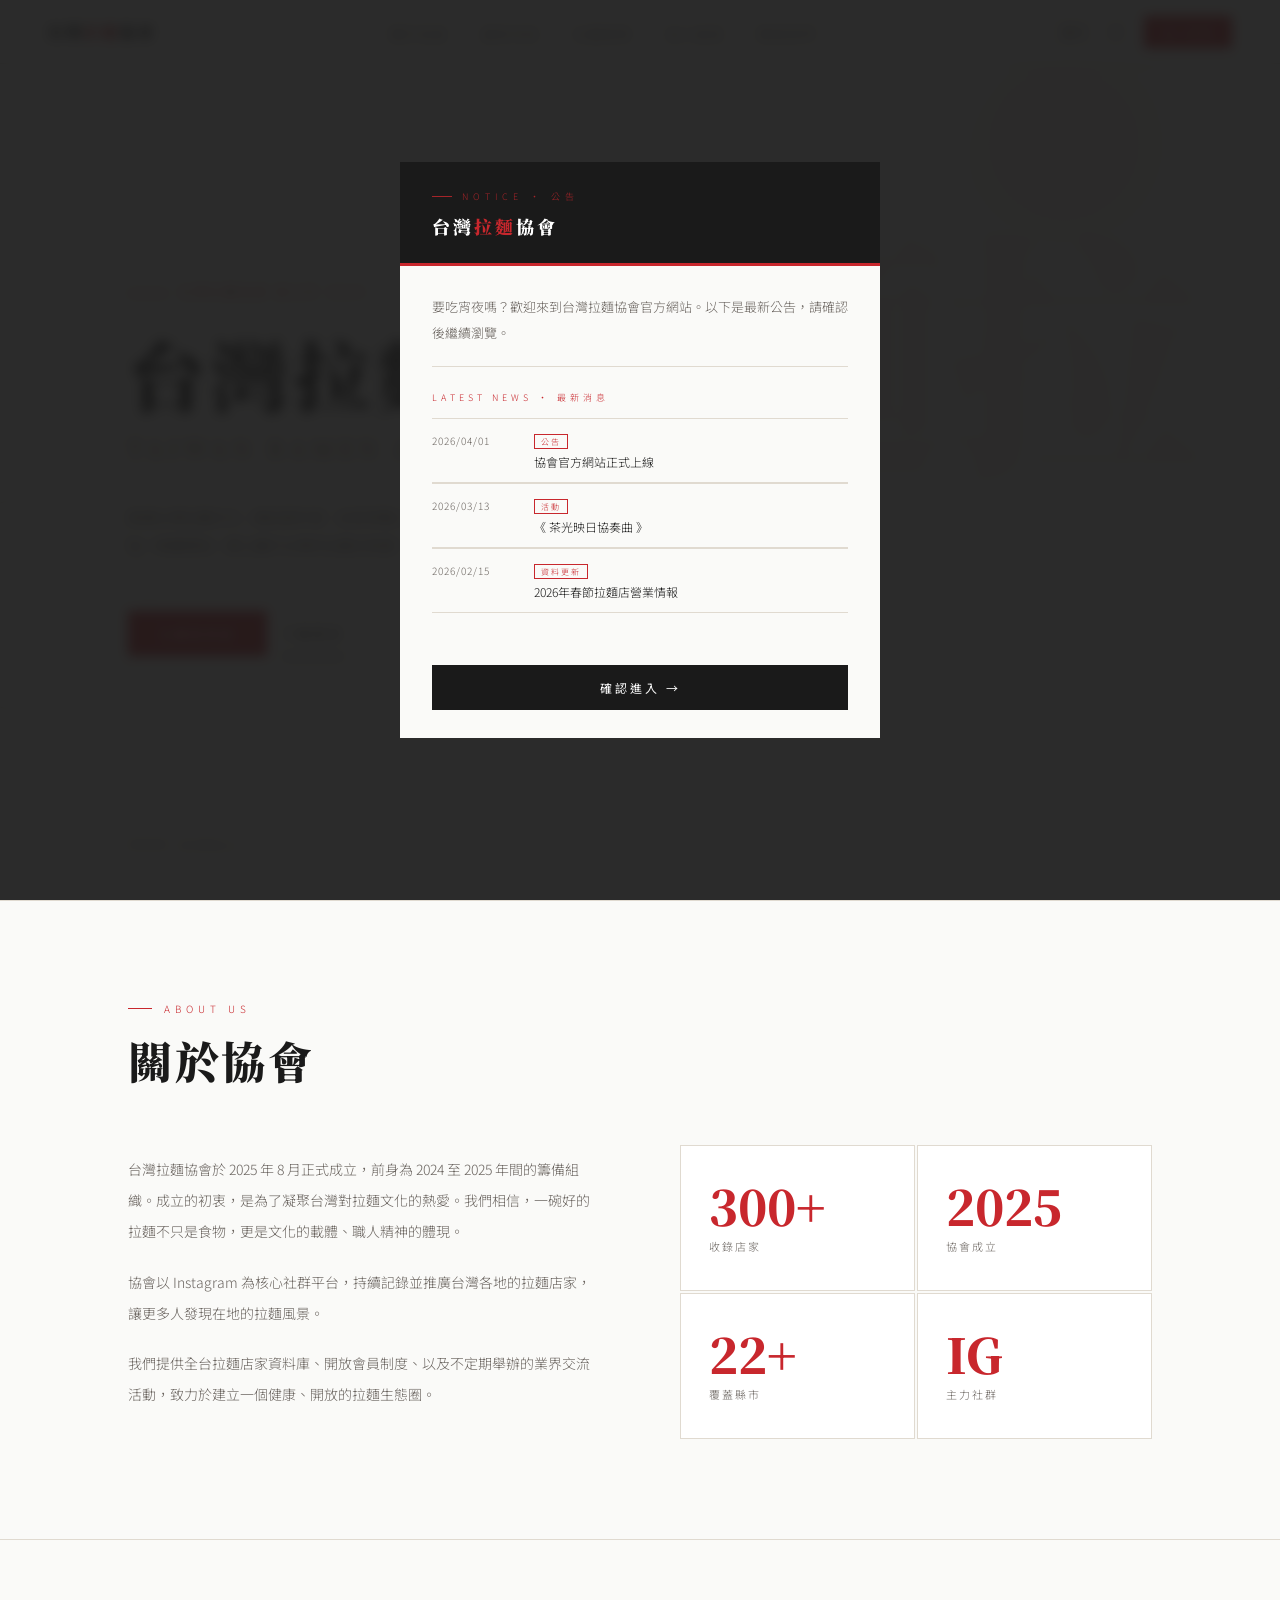
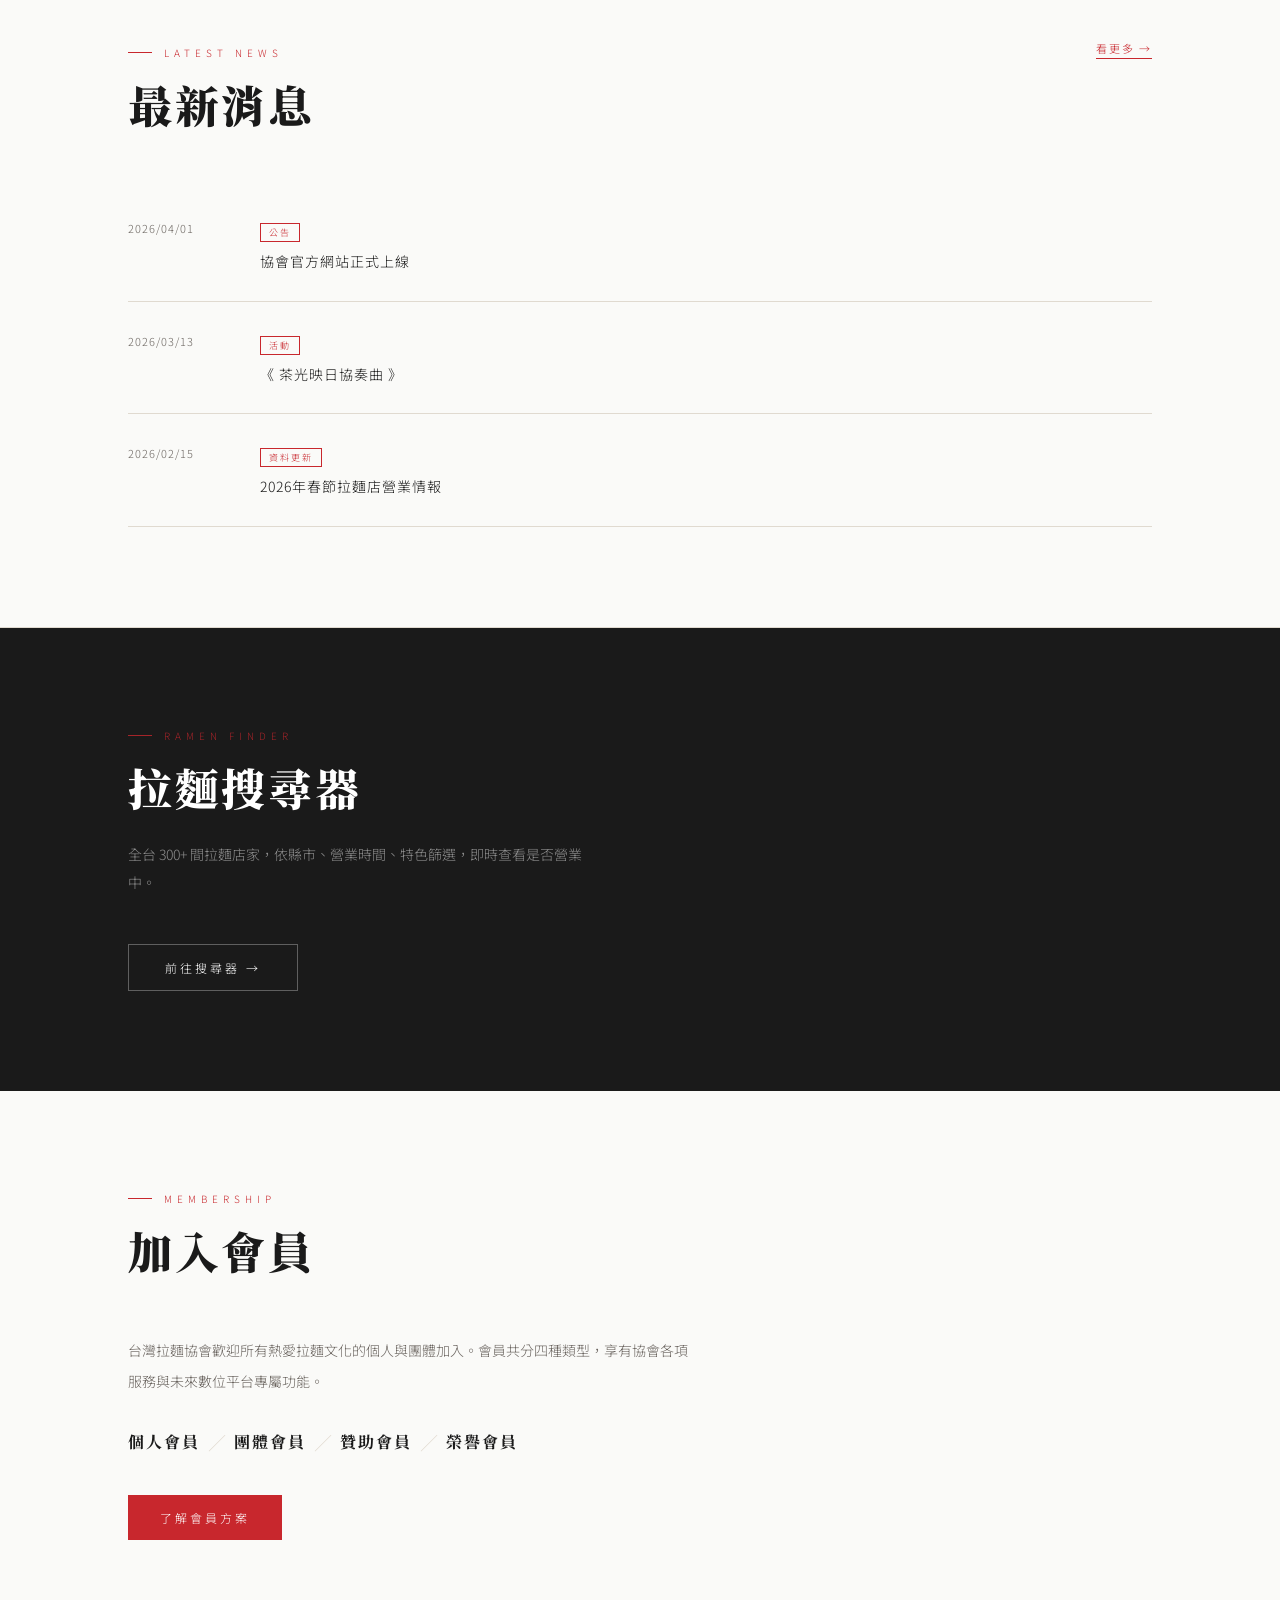
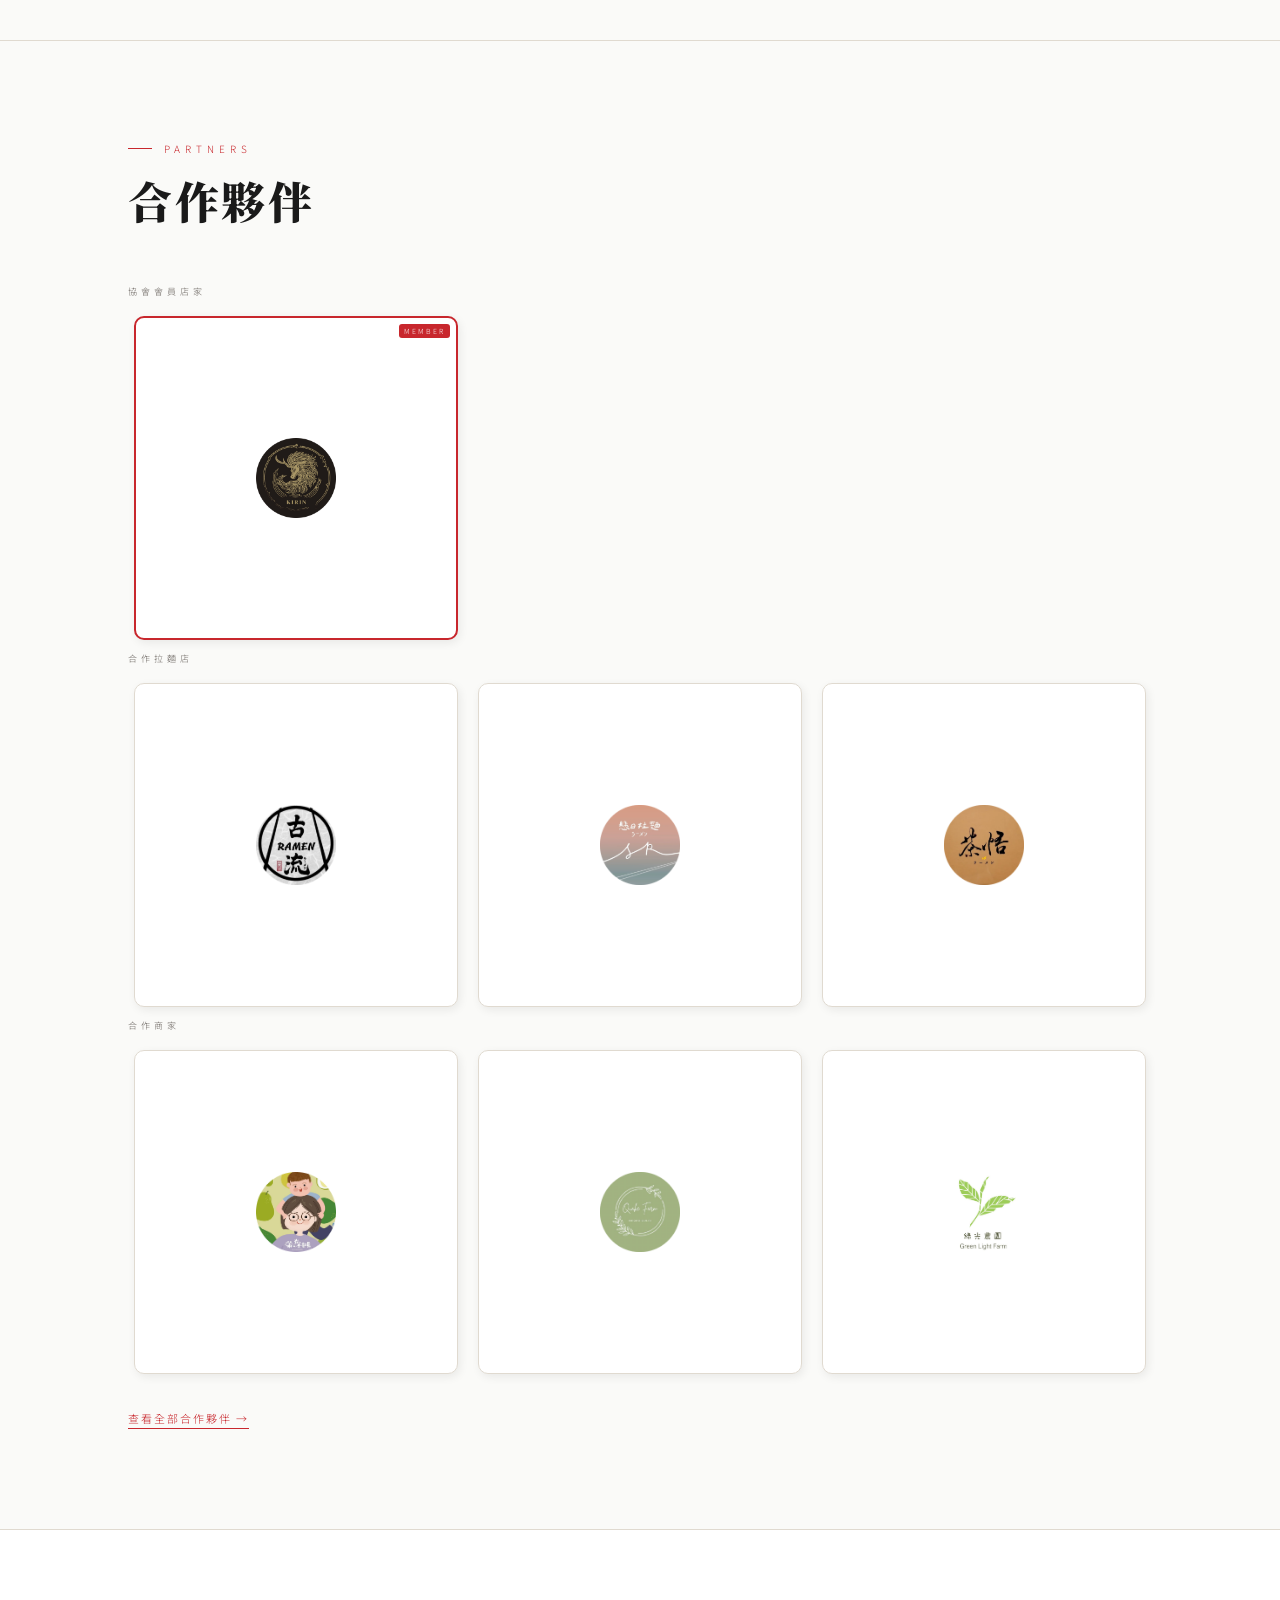
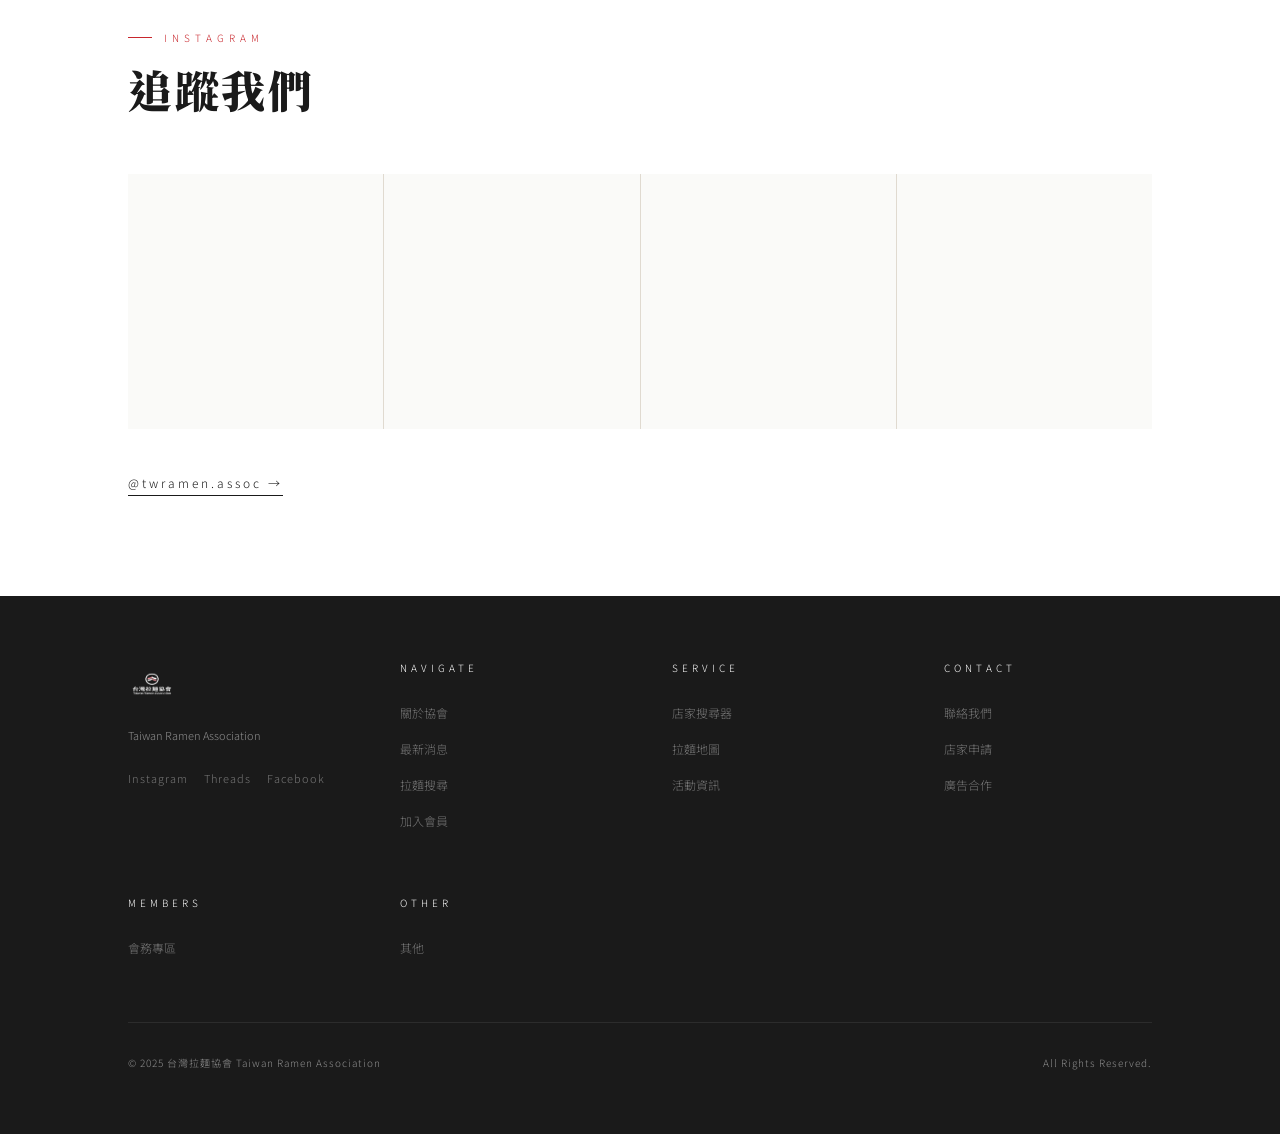
<file: index.html>
<!DOCTYPE html>
<html lang="zh-TW">
<head>
  <meta charset="UTF-8">
  <meta name="viewport" content="width=device-width, initial-scale=1.0">
  <link rel="icon" href="assets/icons/03.png">
  <meta name="google-adsense-account" content="ca-pub-6476285123291834">
  <title>台灣拉麵協會 | Taiwan Ramen Association</title>
  <script async src="https://pagead2.googlesyndication.com/pagead/js/adsbygoogle.js?client=ca-pub-6476285123291834" crossorigin="anonymous"></script>
  <link rel="preconnect" href="https://fonts.googleapis.com">
  <link href="https://fonts.googleapis.com/css2?family=Noto+Sans+TC:wght@300;400;500;700&family=Noto+Serif+TC:wght@700;900&family=Noto+Sans+JP:wght@300;400;500&display=swap" rel="stylesheet">
  <link rel="stylesheet" href="assets/css/style.css">
  <style>
    /* index nav overrides: fixed position, slightly more transparent */
    nav { position: fixed; left: 0; right: 0; background: rgba(250, 250, 248, 0.92); }

    /* ── HERO ── */
    .hero {
      min-height: 100vh;
      display: flex;
      flex-direction: column;
      justify-content: center;
      align-items: flex-start;
      padding: 120px 10vw 80px;
      position: relative;
      overflow: hidden;
    }
    .hero-bg-kanji {
      position: absolute;
      right: 6vw;
      top: 50%;
      transform: translateY(-50%);
      font-family: 'Noto Serif TC', serif;
      font-size: clamp(160px, 20vw, 280px);
      font-weight: 900;
      color: rgba(200, 39, 45, 0.05);
      line-height: 1;
      pointer-events: none;
      writing-mode: vertical-rl;
      letter-spacing: 0.1em;
      user-select: none;
    }
    .hero-label {
      font-size: 11px;
      letter-spacing: 4px;
      color: var(--red);
      margin-bottom: 28px;
    }
    .hero-line {
      display: inline-block;
      width: 40px;
      height: 1px;
      background: var(--red);
      margin-right: 12px;
      vertical-align: middle;
    }
    .hero-title {
      font-family: 'Noto Serif TC', serif;
      font-size: clamp(42px, 6vw, 80px);
      font-weight: 900;
      line-height: 1.2;
      letter-spacing: 0.08em;
      margin-bottom: 12px;
    }
    .hero-title-en {
      font-family: 'Noto Serif TC', serif;
      font-size: clamp(14px, 1.8vw, 22px);
      font-weight: 300;
      letter-spacing: 6px;
      color: var(--stone);
      margin-bottom: 40px;
    }
    .hero-desc {
      font-size: 14px;
      line-height: 2;
      color: var(--muted);
      max-width: 440px;
      margin-bottom: 52px;
    }
    .hero-actions {
      display: flex;
      gap: 16px;
      align-items: center;
    }
    .btn-primary {
      font-size: 12px;
      letter-spacing: 3px;
      color: var(--white);
      background: var(--red);
      padding: 14px 32px;
      text-decoration: none;
      transition: background 0.2s;
      display: inline-block;
    }
    .btn-primary:hover { background: #a01e23; }
    .btn-secondary {
      font-size: 12px;
      letter-spacing: 3px;
      color: var(--ink);
      text-decoration: none;
      padding: 14px 0;
      border-bottom: 1px solid var(--ink);
      transition: color 0.2s, border-color 0.2s;
    }
    .btn-secondary:hover { color: var(--red); border-color: var(--red); }
    .hero-scroll {
      position: absolute;
      bottom: 48px;
      left: 10vw;
      display: flex;
      align-items: center;
      gap: 12px;
      font-size: 10px;
      letter-spacing: 4px;
      color: var(--muted);
    }
    .scroll-line {
      width: 40px;
      height: 1px;
      background: var(--muted);
    }

    /* ── SECTION BASE ── */
    section {
      padding: 100px 10vw;
    }
    .section-title {
      font-family: 'Noto Serif TC', serif;
      font-size: clamp(28px, 3.5vw, 44px);
      font-weight: 900;
      letter-spacing: 0.06em;
      margin-bottom: 56px;
      line-height: 1.3;
    }
    .divider {
      width: 100%;
      height: 1px;
      background: var(--line);
      margin: 0;
    }

    /* ── ABOUT ── */
    .about-grid {
      display: grid;
      grid-template-columns: 1fr 1fr;
      gap: 80px;
      align-items: center;
    }
    .about-text p {
      font-size: 14px;
      line-height: 2.2;
      color: var(--muted);
      margin-bottom: 20px;
    }
    .about-stats {
      display: grid;
      grid-template-columns: 1fr 1fr;
      gap: 2px;
    }
    .stat-box {
      background: var(--white);
      padding: 36px 28px;
      border: 1px solid var(--line);
    }
    .stat-number {
      font-family: 'Noto Serif TC', serif;
      font-size: 48px;
      font-weight: 900;
      color: var(--red);
      line-height: 1;
      margin-bottom: 8px;
    }
    .stat-label {
      font-size: 11px;
      letter-spacing: 2px;
      color: var(--muted);
    }

    /* ── NEWS ── */
    .news-list { list-style: none; }
    .news-item {
      display: grid;
      grid-template-columns: 100px 1fr;
      gap: 32px;
      align-items: start;
      padding: 28px 0;
      border-bottom: 1px solid var(--line);
      text-decoration: none;
      color: inherit;
      transition: opacity 0.2s;
    }
    .news-item:hover { opacity: 0.6; }
    .news-date {
      font-size: 11px;
      letter-spacing: 1px;
      color: var(--muted);
      padding-top: 3px;
    }
    .news-tag {
      display: inline-block;
      font-size: 9px;
      letter-spacing: 2px;
      color: var(--red);
      border: 1px solid var(--red);
      padding: 2px 8px;
      margin-bottom: 8px;
    }
    .news-title-text {
      font-size: 14px;
      letter-spacing: 1px;
      line-height: 1.6;
    }

    /* ── FINDER ── */
    .finder-section {
      background: var(--ink);
      color: var(--white);
    }
    .finder-section .section-label { color: rgba(200,39,45,0.8); }
    .finder-section .section-label::before { background: rgba(200,39,45,0.8); }
    .finder-section .section-title { color: var(--white); margin-bottom: 24px; }
    .finder-desc {
      font-size: 14px;
      line-height: 2;
      color: rgba(255,255,255,0.5);
      margin-bottom: 48px;
      max-width: 480px;
    }
    .finder-preview {
      display: grid;
      grid-template-columns: repeat(3, 1fr);
      gap: 1px;
      margin-bottom: 48px;
    }
    .finder-feature {
      background: rgba(255,255,255,0.04);
      padding: 32px 24px;
      border: 1px solid rgba(255,255,255,0.08);
    }
    .finder-feature-icon {
      font-size: 24px;
      margin-bottom: 16px;
    }
    .finder-feature-title {
      font-size: 12px;
      letter-spacing: 2px;
      margin-bottom: 8px;
    }
    .finder-feature-desc {
      font-size: 11px;
      color: rgba(255,255,255,0.4);
      line-height: 1.8;
    }

    .btn-finder {
      display: inline-block;
      font-size: 12px;
      letter-spacing: 3px;
      color: var(--white);
      border: 1px solid rgba(255,255,255,0.3);
      padding: 14px 36px;
      text-decoration: none;
      transition: all 0.2s;
    }
    .btn-finder:hover {
      background: var(--red);
      border-color: var(--red);
    }

    /* ── DAILY ANNOUNCE OVERLAY ── */
    #announce-overlay {
      display: none;
      position: fixed;
      inset: 0;
      z-index: 2000;
      background: rgba(26, 26, 26, 0.92);
      backdrop-filter: blur(6px);
      align-items: center;
      justify-content: center;
      padding: 24px;
    }
    #announce-overlay.open { display: flex; }
    .announce-card {
      background: var(--paper);
      max-width: 480px;
      width: 100%;
      max-height: 90vh;
      overflow-y: auto;
      position: relative;
    }
    .announce-header {
      background: var(--ink);
      color: var(--white);
      padding: 28px 32px 24px;
      border-bottom: 3px solid var(--red);
    }
    .announce-label {
      font-size: 9px;
      letter-spacing: 5px;
      color: rgba(200,39,45,0.8);
      margin-bottom: 10px;
      display: flex;
      align-items: center;
      gap: 10px;
    }
    .announce-label::before {
      content: '';
      display: inline-block;
      width: 20px;
      height: 1px;
      background: rgba(200,39,45,0.8);
    }
    .announce-site-name {
      font-family: 'Noto Serif TC', serif;
      font-size: 18px;
      font-weight: 900;
      letter-spacing: 3px;
      color: var(--white);
    }
    .announce-site-name span { color: var(--red); }
    .announce-body { padding: 28px 32px; }
    .announce-greeting {
      font-size: 13px;
      line-height: 2;
      color: var(--muted);
      margin-bottom: 24px;
      padding-bottom: 20px;
      border-bottom: 1px solid var(--line);
    }
    .announce-news-title {
      font-size: 9px;
      letter-spacing: 4px;
      color: var(--red);
      margin-bottom: 14px;
    }
    .announce-news-list { list-style: none; margin-bottom: 24px; }
    .announce-news-item {
      display: grid;
      grid-template-columns: 90px 1fr;
      gap: 12px;
      padding: 12px 0;
      border-bottom: 1px solid var(--line);
      font-size: 12px;
      text-decoration: none;
      color: inherit;
      transition: opacity 0.2s;
    }
    .announce-news-item:first-child { border-top: 1px solid var(--line); }
    .announce-news-item.has-link:hover { opacity: 0.6; cursor: pointer; }
    .announce-news-date { color: var(--muted); font-size: 10px; letter-spacing: 1px; padding-top: 2px; }
    .announce-news-tag {
      display: inline-block;
      font-size: 8px;
      letter-spacing: 2px;
      color: var(--red);
      border: 1px solid var(--red);
      padding: 1px 6px;
      margin-bottom: 4px;
    }
    .announce-footer { padding: 0 32px 28px; display: flex; flex-direction: column; gap: 10px; }
    .announce-confirm {
      display: block;
      width: 100%;
      padding: 14px;
      background: var(--ink);
      color: var(--white);
      border: none;
      font-size: 12px;
      letter-spacing: 3px;
      font-family: inherit;
      cursor: pointer;
      transition: background 0.2s;
      text-align: center;
    }
    .announce-confirm:hover { background: var(--red); }

    /* ── APRIL FOOLS TOAST ── */
    #april-toast {
      display: none;
      position: fixed;
      inset: 0;
      z-index: 3000;
      align-items: center;
      justify-content: center;
      pointer-events: none;
    }
    #april-toast.show { display: flex; }
    .april-toast-inner {
      text-align: center;
      animation: aprilPop 2.8s ease forwards;
    }
    .april-toast-text {
      font-family: 'Noto Serif TC', serif;
      font-size: clamp(48px, 12vw, 96px);
      font-weight: 900;
      color: var(--red);
      letter-spacing: 0.08em;
      line-height: 1.2;
      text-shadow: 0 4px 32px rgba(200,39,45,0.3);
    }
    .april-toast-sub {
      font-size: clamp(13px, 3vw, 18px);
      letter-spacing: 4px;
      color: var(--muted);
      margin-top: 12px;
    }
    @keyframes aprilPop {
      0%   { opacity: 0; transform: scale(0.5); }
      15%  { opacity: 1; transform: scale(1.08); }
      25%  { transform: scale(0.97); }
      35%  { transform: scale(1); }
      70%  { opacity: 1; }
      100% { opacity: 0; transform: scale(1.05); }
    }
    @media (max-width: 500px) {
      .announce-header { padding: 22px 20px 18px; }
      .announce-body { padding: 20px 20px; }
      .announce-footer { padding: 0 20px 20px; }
    }

    /* ── APRIL FOOLS ── */
    .btn-live {
      display: inline-flex;
      align-items: center;
      gap: 10px;
      font-size: 12px;
      letter-spacing: 2px;
      color: var(--white);
      border: 1px solid rgba(255,255,255,0.3);
      padding: 14px 36px;
      text-decoration: none;
      transition: all 0.2s;
      margin-left: 16px;
    }
    .btn-live:hover { background: rgba(255,255,255,0.08); border-color: rgba(255,255,255,0.6); }
    .live-dot {
      width: 8px; height: 8px;
      border-radius: 50%;
      background: #ff4444;
      flex-shrink: 0;
      animation: livepulse 1.2s ease-in-out infinite;
    }
    @keyframes livepulse {
      0%, 100% { opacity: 1; box-shadow: 0 0 0 0 rgba(255,68,68,0.6); }
      50% { opacity: 0.7; box-shadow: 0 0 0 5px rgba(255,68,68,0); }
    }

    /* ── MEMBERSHIP (首頁簡短版) ── */
    .join-desc { font-size: 14px; line-height: 2.2; color: var(--muted); max-width: 560px; margin-bottom: 32px; }
    .join-types { display: flex; flex-wrap: wrap; align-items: center; gap: 8px; }
    .join-type { font-family: 'Noto Serif TC', serif; font-size: 16px; font-weight: 700; letter-spacing: 2px; }
    .join-sep { color: var(--line); font-size: 18px; }

    /* ── MEMBERSHIP (舊版保留 CSS) ── */
    .membership-grid {
      display: grid;
      grid-template-columns: repeat(3, 1fr);
      gap: 1px;
      background: var(--line);
    }
    .membership-card {
      background: var(--paper);
      padding: 48px 32px;
    }
    .membership-card.featured {
      background: var(--red);
      color: var(--white);
    }
    .membership-tier {
      font-size: 10px;
      letter-spacing: 4px;
      color: var(--stone);
      margin-bottom: 16px;
    }
    .membership-card.featured .membership-tier {
      color: rgba(255,255,255,0.7);
    }
    .membership-name {
      font-family: 'Noto Serif TC', serif;
      font-size: 28px;
      font-weight: 900;
      margin-bottom: 24px;
    }
    .membership-features {
      list-style: none;
      margin-bottom: 36px;
    }
    .membership-features li {
      font-size: 12px;
      line-height: 1;
      padding: 10px 0;
      border-bottom: 1px solid var(--line);
      color: var(--muted);
    }
    .membership-card.featured .membership-features li {
      border-bottom-color: rgba(255,255,255,0.2);
      color: rgba(255,255,255,0.85);
    }
    .btn-join {
      display: inline-block;
      font-size: 11px;
      letter-spacing: 3px;
      padding: 12px 28px;
      text-decoration: none;
      transition: all 0.2s;
      color: var(--ink);
      border: 1px solid var(--ink);
    }
    .btn-join:hover { background: var(--ink); color: var(--white); }
    .membership-card.featured .btn-join {
      color: var(--white);
      border-color: var(--white);
    }
    .membership-card.featured .btn-join:hover {
      background: var(--white);
      color: var(--red);
    }

    /* ── PARTNERS ── */
    .partners-cat {
      font-size: 9px;
      letter-spacing: 4px;
      color: var(--muted);
      margin-bottom: 8px;
    }
    .partners-cat + .partners-cat { margin-top: 32px; }
    .partners-grid {
      display: grid;
      gap: 20px;
      background: transparent;
      margin-bottom: 2px;
      padding: 10px 6px;
    }
    .partners-grid-4 { grid-template-columns: repeat(4, 1fr); }
    .partners-grid-3 { grid-template-columns: repeat(3, 1fr); }
    .partner-slot {
      position: relative;
      background: var(--white);
      aspect-ratio: 1/1;
      display: flex;
      align-items: center;
      justify-content: center;
      padding: 16px;
      border: 1.5px solid var(--line);
      border-radius: 10px;
      box-shadow: 2px 3px 10px rgba(0,0,0,0.07);
      transition: transform 0.25s, box-shadow 0.25s;
    }
    .partner-slot:hover {
      transform: scale(1.05);
      box-shadow: 4px 6px 18px rgba(0,0,0,0.13);
      z-index: 1;
    }
    .partner-slot img { max-height: 80px; max-width: 100%; width: auto; object-fit: contain; }
    .partner-slot--member { border-color: var(--red); border-width: 2px; }
    .partner-member-badge {
      position: absolute;
      top: 6px; right: 6px;
      font-size: 7px;
      letter-spacing: 2px;
      color: var(--white);
      background: var(--red);
      border-radius: 3px;
      padding: 2px 5px;
      pointer-events: none;
    }
    .partners-more {
      font-size: 11px;
      letter-spacing: 2px;
      color: var(--red);
      text-decoration: none;
      border-bottom: 1px solid var(--red);
      padding-bottom: 2px;
      margin-top: 24px;
      display: inline-block;
      transition: opacity 0.2s;
    }
    .partners-more:hover { opacity: 0.6; }

    /* ── INSTAGRAM ── */
    .ig-section { background: var(--white); }
    .ig-grid {
      display: grid;
      grid-template-columns: repeat(4, 1fr);
      gap: 1px;
      background: var(--line);
      margin-bottom: 40px;
    }
    .ig-item {
      aspect-ratio: 1;
      overflow: hidden;
      display: block;
      background: var(--paper);
    }
    .ig-item img {
      width: 100%;
      height: 100%;
      object-fit: cover;
      display: block;
      transition: opacity 0.2s;
    }
    .ig-item:hover img { opacity: 0.8; }
    .ig-link {
      display: inline-flex;
      align-items: center;
      gap: 12px;
      font-size: 12px;
      letter-spacing: 3px;
      color: var(--ink);
      text-decoration: none;
      border-bottom: 1px solid var(--ink);
      padding-bottom: 4px;
      transition: color 0.2s;
    }
    .ig-link:hover { color: var(--red); border-color: var(--red); }

    /* ── FOOTER ── */
    footer {
      background: var(--ink);
      color: rgba(255,255,255,0.5);
      padding: 64px 10vw;
    }
    .footer-grid {
      display: grid;
      grid-template-columns: 1fr 1fr 1fr 1fr;
      gap: 64px;
      margin-bottom: 64px;
    }
    .footer-logo {
      font-size: 18px;
      font-weight: 900;
      color: var(--white);
      letter-spacing: 3px;
      margin-bottom: 16px;
    }
    .footer-logo img { height: 48px; width: auto; display: block; }
    .footer-tagline {
      font-size: 11px;
      line-height: 2;
      margin-bottom: 24px;
    }
    .footer-social {
      display: flex;
      gap: 16px;
    }
    .footer-social a {
      font-size: 11px;
      letter-spacing: 1px;
      color: rgba(255,255,255,0.4);
      text-decoration: none;
      transition: color 0.2s;
    }
    .footer-social a:hover { color: var(--white); }
    .footer-col-title {
      font-size: 10px;
      letter-spacing: 4px;
      color: var(--white);
      margin-bottom: 24px;
    }
    .footer-links {
      list-style: none;
      display: flex;
      flex-direction: column;
      gap: 12px;
    }
    .footer-links a {
      font-size: 12px;
      color: rgba(255,255,255,0.4);
      text-decoration: none;
      transition: color 0.2s;
    }
    .footer-links a:hover { color: var(--white); }
    .footer-bottom {
      border-top: 1px solid rgba(255,255,255,0.08);
      padding-top: 32px;
      display: flex;
      justify-content: space-between;
      font-size: 10px;
      letter-spacing: 1px;
    }

    .news-more {
      font-size: 11px;
      letter-spacing: 2px;
      color: var(--red);
      text-decoration: none;
      border-bottom: 1px solid var(--red);
      padding-bottom: 2px;
      white-space: nowrap;
      transition: opacity 0.2s;
    }
    .news-more:hover { opacity: 0.6; }

    /* ── MOBILE ── */
    @media (max-width: 768px) {
      section { padding: 72px 6vw; }
      .hero { padding: 100px 6vw 72px; }
      .hero-bg-kanji { display: none; }
      .about-grid { grid-template-columns: 1fr; gap: 48px; }
      .membership-grid { grid-template-columns: 1fr; }
      .partners-grid-4, .partners-grid-3 { grid-template-columns: repeat(2, 1fr); }
      .partners-more { margin-top: 16px; }
      .ig-grid { grid-template-columns: repeat(2, 1fr); }
      .footer-grid { grid-template-columns: 1fr 1fr; gap: 40px; }
    }

    /* ── TYPEWRITER ── */
    .tw-cursor {
      display: inline-block;
      width: 1.5px;
      height: 0.8em;
      background: currentColor;
      margin-left: 2px;
      vertical-align: -0.05em;
      animation: tw-blink 0.75s step-end infinite;
    }
    .tw-cursor.done {
      animation: tw-fade 0.5s ease forwards;
    }
    @keyframes tw-blink {
      0%, 100% { opacity: 1; }
      50%       { opacity: 0; }
    }
    @keyframes tw-fade { to { opacity: 0; } }

    /* ── PARALLAX DECO ── */
    .deco-layer {
      position: fixed;
      inset: 0;
      pointer-events: none;
      z-index: 0;
      overflow: hidden;
    }
    .deco-orb {
      position: absolute;
      border-radius: 50%;
      will-change: transform, border-radius;
    }
    /* Orb A: 大圓框線，右上 */
    .deco-orb--a {
      width: 480px;
      height: 480px;
      top: -60px;
      right: -120px;
      border: 1.5px solid rgba(200, 39, 45, 0.13);
      background: transparent;
      transform: translateY(var(--deco-a, 0px));
      border-radius: var(--deco-a-r, 50%);
    }
    /* Orb B: 小填色圓，右上偏內 */
    .deco-orb--b {
      width: 260px;
      height: 260px;
      top: 40px;
      right: 60px;
      background: radial-gradient(circle at 40% 40%, rgba(200,39,45,0.06), transparent 70%);
      transform: translateY(var(--deco-b, 0px));
      border-radius: var(--deco-b-r, 50%);
    }
    /* Orb C: 細線圓，左中 */
    .deco-orb--c {
      width: 220px;
      height: 220px;
      top: 55vh;
      left: -70px;
      border: 1px solid rgba(139, 115, 85, 0.18);
      background: transparent;
      transform: translateY(var(--deco-c, 0px));
      border-radius: var(--deco-c-r, 50%);
    }
    @media (max-width: 768px) {
      .deco-orb--a { width: 300px; height: 300px; right: -80px; }
      .deco-orb--b { width: 160px; height: 160px; right: 20px; }
      .deco-orb--c { display: none; }
    }
  </style>
</head>
<body>

  <!-- PARALLAX DECO -->
  <div class="deco-layer" aria-hidden="true" id="decoLayer">
    <div class="deco-orb deco-orb--a" id="decoA"></div>
    <div class="deco-orb deco-orb--b" id="decoB"></div>
    <div class="deco-orb deco-orb--c" id="decoC"></div>
  </div>

  <!-- DAILY ANNOUNCE OVERLAY -->
  <div id="announce-overlay">
    <div class="announce-card">
      <div class="announce-header">
        <p class="announce-label">NOTICE · 公告</p>
        <div class="announce-site-name">台灣<span>拉麵</span>協會</div>
      </div>
      <div class="announce-body">
        <p class="announce-greeting" id="announce-greeting">歡迎來到台灣拉麵協會官方網站。</p>
        <p class="announce-news-title">LATEST NEWS · 最新消息</p>
        <ul class="announce-news-list" id="announce-news-list">
          <li style="font-size:12px;color:var(--muted);padding:12px 0;">載入中…</li>
        </ul>
      </div>
      <div class="announce-footer">
        <button class="announce-confirm" onclick="closeAnnounce()">確認進入 →</button>
      </div>
    </div>
  </div>

  <!-- APRIL FOOLS TOAST -->
  <div id="april-toast">
    <div class="april-toast-inner">
      <div class="april-toast-text">愚人節快樂</div>
      <div class="april-toast-sub">APRIL FOOLS' DAY 🎉</div>
    </div>
  </div>

  <!-- NAV -->
  <nav>
    <a href="index.html" class="nav-logo">台灣<span>拉麵</span>協會</a>
    <ul class="nav-links">
      <li><a href="about.html" data-i18n="nav_about">關於協會</a></li>
      <li><a href="news.html" data-i18n="nav_news">最新消息</a></li>
      <li><a href="finder.html" target="_blank" rel="noopener" data-i18n="nav_finder">拉麵搜尋</a></li>
      <li><a href="membership.html" data-i18n="nav_join">加入會員</a></li>
      <li><a href="#contact" data-i18n="nav_contact">聯絡我們</a></li>
    </ul>
    <div class="nav-right">
      <select class="lang-select" onchange="setLang(this.value)">
        <option value="zh">繁中</option>
        <option value="ja">日本語</option>
        <option value="en">EN</option>
      </select>
      <a href="membership.html" class="nav-cta" data-i18n="nav_cta">加入會員</a>
      <button type="button" class="hamburger" id="hamburger" aria-expanded="false" onclick="toggleMenu()">
        <div class="line top"></div>
        <div class="line middle"></div>
        <div class="line bottom"></div>
        <span>menu</span>
      </button>
    </div>
  </nav>

  <!-- MOBILE MENU -->
  <div class="mobile-menu" id="mobile-menu">
    <a href="about.html" data-i18n="nav_about">關於協會</a>
    <a href="news.html" data-i18n="nav_news">最新消息</a>
    <a href="finder.html" target="_blank" rel="noopener" onclick="closeMenu()" data-i18n="nav_finder">拉麵搜尋</a>
    <a href="membership.html" data-i18n="nav_join">加入會員</a>
    <a href="#contact" onclick="closeMenu()" data-i18n="nav_contact">聯絡我們</a>
    <button onclick="openAnnounce()">📢 顯示公告</button>
  </div>

  <!-- HERO -->
  <section class="hero">
    <div class="hero-bg-kanji">拉麵</div>
    <p class="hero-label"><span class="hero-line"></span><span data-i18n="hero_label">台灣拉麵協會 設立於 2025</span></p>
    <h1 class="hero-title" data-i18n="hero_title">台灣拉麵協會</h1>
    <p class="hero-title-en" data-i18n="hero_subtitle">TAIWAN RAMEN ASSOCIATION</p>
    <p class="hero-desc" data-i18n="hero_desc">推廣台灣拉麵文化，連結愛好者、店家與職人。<br>從一碗麵開始，建立屬於台灣的拉麵生態圈。</p>
    <div class="hero-actions">
      <a href="finder.html" target="_blank" rel="noopener" class="btn-primary" data-i18n="hero_cta1">拉麵搜尋器</a>
      <a href="#about"  class="btn-secondary" data-i18n="hero_cta2">了解更多</a>
    </div>
    <div class="hero-scroll">
      <span class="scroll-line"></span>
      <span data-i18n="scroll">SCROLL</span>
    </div>
  </section>

  <div class="divider"></div>

  <!-- ABOUT -->
  <section id="about">
    <p class="section-label" data-i18n="about_label">ABOUT US</p>
    <h2 class="section-title" data-i18n="about_title">關於協會</h2>
    <div class="about-grid">
      <div class="about-text">
        <p data-i18n="about_p1">台灣拉麵協會於 2025 年 8 月正式成立，前身為 2024 至 2025 年間的籌備組織。成立的初衷，是為了凝聚台灣對拉麵文化的熱愛。我們相信，一碗好的拉麵不只是食物，更是文化的載體、職人精神的體現。</p>
        <p data-i18n="about_p2">協會以 Instagram 為核心社群平台，持續記錄並推廣台灣各地的拉麵店家，讓更多人發現在地的拉麵風景。</p>
        <p data-i18n="about_p3">我們提供全台拉麵店家資料庫、開放會員制度、以及不定期舉辦的業界交流活動，致力於建立一個健康、開放的拉麵生態圈。</p>
      </div>
      <div class="about-stats">
        <div class="stat-box">
          <div class="stat-number" id="stat-shops">300+</div>
          <div class="stat-label" data-i18n="stat_shops">收錄店家</div>
        </div>
        <div class="stat-box">
          <div class="stat-number">2025</div>
          <div class="stat-label" data-i18n="stat_founded">協會成立</div>
        </div>
        <div class="stat-box">
          <div class="stat-number">22+</div>
          <div class="stat-label" data-i18n="stat_cities">覆蓋縣市</div>
        </div>
        <div class="stat-box">
          <div class="stat-number">IG</div>
          <div class="stat-label" data-i18n="stat_platform">主力社群</div>
        </div>
      </div>
    </div>
  </section>

  <div class="divider"></div>

  <!-- NEWS -->
  <section id="news">
    <div style="display:flex;align-items:baseline;justify-content:space-between;margin-bottom:56px;">
      <div>
        <p class="section-label" data-i18n="news_label">LATEST NEWS</p>
        <h2 class="section-title" style="margin-bottom:0" data-i18n="news_title">最新消息</h2>
      </div>
      <a href="news.html" class="news-more" data-i18n="news_more">看更多 →</a>
    </div>
    <ul class="news-list" id="home-news-list"></ul>
  </section>

  <div class="divider"></div>

  <!-- FINDER -->
  <section id="finder" class="finder-section">
    <p class="section-label" data-i18n="finder_label">RAMEN FINDER</p>
    <h2 class="section-title" data-i18n="finder_title">拉麵搜尋器</h2>
    <p class="finder-desc" data-i18n="finder_desc">全台 300+ 間拉麵店家，依縣市、營業時間、特色篩選，即時查看是否營業中。</p>
    <div style="display:flex;flex-wrap:wrap;gap:0;align-items:center;">
      <a href="finder.html" target="_blank" rel="noopener" class="btn-finder" data-i18n="finder_cta">前往搜尋器 →</a>
      <a id="april-fools-btn" href="https://www.youtube.com/watch?v=dQw4w9WgXcQ" target="_blank" rel="noopener" class="btn-live">
        <span class="live-dot"></span>即時排隊情報
      </a>
    </div>
  </section>

  <!-- MEMBERSHIP -->
  <section id="join">
    <p class="section-label" data-i18n="join_label">MEMBERSHIP</p>
    <h2 class="section-title" data-i18n="join_title">加入會員</h2>
    <p class="join-desc" data-i18n="join_desc">台灣拉麵協會歡迎所有熱愛拉麵文化的個人與團體加入。會員共分四種類型，享有協會各項服務與未來數位平台專屬功能。</p>
    <div class="join-types">
      <span class="join-type">個人會員</span>
      <span class="join-sep">／</span>
      <span class="join-type">團體會員</span>
      <span class="join-sep">／</span>
      <span class="join-type">贊助會員</span>
      <span class="join-sep">／</span>
      <span class="join-type">榮譽會員</span>
    </div>
    <a href="membership.html" class="btn-primary" style="display:inline-block;margin-top:40px;" data-i18n="join_cta">了解會員方案</a>
  </section>

  <div class="divider"></div>

  <!-- PARTNERS -->
  <section id="partners">
    <p class="section-label" data-i18n="partners_label">PARTNERS</p>
    <h2 class="section-title" data-i18n="partners_title">合作夥伴</h2>
    <div id="partners-index"></div>
    <a href="partners.html" class="partners-more">查看全部合作夥伴 →</a>
  </section>

  <div class="divider"></div>

  <!-- INSTAGRAM -->
  <section id="contact" class="ig-section">
    <p class="section-label" data-i18n="ig_label">INSTAGRAM</p>
    <h2 class="section-title" data-i18n="ig_title">追蹤我們</h2>
    <div class="ig-grid" id="ig-grid"></div>
    <a href="https://www.instagram.com/twramen.assoc/" target="_blank" class="ig-link" data-i18n="ig_cta">
      @twramen.assoc →
    </a>
  </section>

  <!-- FOOTER -->
  <footer>
    <div class="footer-grid">
      <div>
        <div class="footer-logo"><img src="assets/icons/02.png" alt="台灣拉麵協會"></div>
        <p class="footer-tagline" data-i18n="footer_tagline">Taiwan Ramen Association</p>
        <div class="footer-social">
          <a href="https://www.instagram.com/twramen.assoc/" target="_blank">Instagram</a>
          <a href="https://www.threads.com/@twramen.assoc" target="_blank">Threads</a>
          <a href="https://facebook.com/taiwanramenassociation" target="_blank">Facebook</a>
        </div>
      </div>
      <div>
        <div class="footer-col-title" data-i18n="footer_col1">NAVIGATE</div>
        <ul class="footer-links">
          <li><a href="#about"  data-i18n="nav_about">關於協會</a></li>
          <li><a href="#news"   data-i18n="nav_news">最新消息</a></li>
          <li><a href="#finder" data-i18n="nav_finder">拉麵搜尋</a></li>
          <li><a href="#join"   data-i18n="nav_join">加入會員</a></li>
        </ul>
      </div>
      <div>
        <div class="footer-col-title" data-i18n="footer_col2">SERVICE</div>
        <ul class="footer-links">
          <li><a href="index.html#finder" data-i18n="footer_finder">店家搜尋器</a></li>
          <li><a href="finder.html" target="_blank" rel="noopener" data-i18n="footer_map">拉麵地圖</a></li>
          <li><a href="#" data-i18n="footer_news">活動資訊</a></li>
        </ul>
      </div>
      <div>
        <div class="footer-col-title" data-i18n="footer_col3">CONTACT</div>
        <ul class="footer-links">
          <li><a href="#" data-i18n="footer_contact">聯絡我們</a></li>
          <li><a href="#" data-i18n="footer_shop">店家申請</a></li>
          <li><a href="#" data-i18n="footer_ad">廣告合作</a></li>
        </ul>
      </div>
      <div>
        <div class="footer-col-title">MEMBERS</div>
        <ul class="footer-links">
          <li><a href="members-zone.html">會務專區</a></li>
        </ul>
      </div>
      <div>
        <div class="footer-col-title">OTHER</div>
        <ul class="footer-links">
          <li><a href="other.html">其他</a></li>
        </ul>
      </div>
    </div>
    <div class="footer-bottom">
      <span>© 2025 台灣拉麵協會 Taiwan Ramen Association</span>
      <span data-i18n="footer_rights">All Rights Reserved.</span>
    </div>
  </footer>


  <script>
    // ── APRIL FOOLS FLAG ──
    let _aprilClicked = false;

    // ── SCROLL LOCK (iOS / Android fix) ──
    function lockScroll() {
      const y = window.scrollY;
      document.body.dataset.scrollY = y;
      document.body.style.top = `-${y}px`;
      document.body.classList.add('scroll-locked');
    }
    function unlockScroll() {
      const y = parseInt(document.body.dataset.scrollY || 0);
      document.body.classList.remove('scroll-locked');
      document.body.style.top = '';
      window.scrollTo(0, y);
    }

    // ── DAILY ANNOUNCE ──
    let _announceLoaded = false;
    let _announceServerMins = null;

    function loadAnnounceNews() {
      if (_announceLoaded) return;
      _announceLoaded = true;
      fetch('data/news.json?t=' + Date.now())
        .then(r => {
          const serverDate = r.headers.get('Date');
          if (serverDate) {
            const d = new Date(serverDate);
            const parts = d.toLocaleString('zh-TW', { timeZone: 'Asia/Taipei', hour: 'numeric', minute: 'numeric', hour12: false }).split(':');
            _announceServerMins = (parseInt(parts[0]) || 0) * 60 + (parseInt(parts[1]) || 0);
          }
          return r.json();
        })
        .then(data => {
          const list = document.getElementById('announce-news-list');
          list.innerHTML = '';

          // 愚人節限定：4/2 00:00 UTC+8 前加入彩蛋項目
          const aprilDeadline = new Date('2026-04-02T00:00:00+08:00');
          if (Date.now() < aprilDeadline.getTime()) {
            const aprilItem = document.createElement('li');
            aprilItem.innerHTML = `
              <a class="announce-news-item has-link" href="https://www.youtube.com/watch?v=dQw4w9WgXcQ" target="_blank" rel="noopener">
                <span class="announce-news-date">2026/04/01</span>
                <span>
                  <span class="announce-news-tag">NEW</span><br>
                  <span style="display:inline-flex;align-items:center;gap:6px;">
                    <span class="live-dot"></span>即時排隊情報系統正式上線
                  </span>
                </span>
              </a>`;
            aprilItem.querySelector('a').addEventListener('click', () => { _aprilClicked = true; });
            list.appendChild(aprilItem);
          }

          data.slice(0, 3).forEach(item => {
            const li = document.createElement('li');
            if (item.url) {
              li.innerHTML = `
                <a class="announce-news-item has-link" href="${item.url}" target="_blank" rel="noopener">
                  <span class="announce-news-date">${item.date}</span>
                  <span><span class="announce-news-tag">${item.tag}</span><br>${item.title}</span>
                </a>`;
            } else {
              li.innerHTML = `
                <div class="announce-news-item">
                  <span class="announce-news-date">${item.date}</span>
                  <span><span class="announce-news-tag">${item.tag}</span><br>${item.title}</span>
                </div>`;
            }
            list.appendChild(li);
          });

          let mins = _announceServerMins;
          if (mins === null) {
            const now = new Date();
            const parts = now.toLocaleString('zh-TW', { timeZone: 'Asia/Taipei', hour: 'numeric', minute: 'numeric', hour12: false }).split(':');
            mins = (parseInt(parts[0]) || 0) * 60 + (parseInt(parts[1]) || 0);
          }
          const greet = mins >= 300 && mins < 630 ? '早安！'
            : mins >= 630 && mins < 990 ? '午安！'
            : mins >= 990 ? '晚上好！'
            : '要吃宵夜嗎？';
          document.getElementById('announce-greeting').textContent =
            greet + '歡迎來到台灣拉麵協會官方網站。以下是最新公告，請確認後繼續瀏覽。';
        })
        .catch(() => {
          document.getElementById('announce-news-list').innerHTML =
            '<li style="font-size:12px;color:var(--muted);padding:12px 0;">暫無公告。</li>';
        });
    }

    (function() {
      const today = new Date().toLocaleDateString('zh-TW', { timeZone: 'Asia/Taipei' });
      if (localStorage.getItem('tra_announce_date') === today) return;
      document.getElementById('announce-overlay').classList.add('open');
      lockScroll();
      loadAnnounceNews();
    })();

    function openAnnounce() {
      closeMenu();
      document.getElementById('announce-overlay').classList.add('open');
      lockScroll();
      loadAnnounceNews();
    }

    function closeAnnounce() {
      const today = new Date().toLocaleDateString('zh-TW', { timeZone: 'Asia/Taipei' });
      localStorage.setItem('tra_announce_date', today);
      document.getElementById('announce-overlay').classList.remove('open');
      unlockScroll();
      if (_aprilClicked) {
        _aprilClicked = false;
        const toast = document.getElementById('april-toast');
        toast.classList.add('show');
        setTimeout(() => toast.classList.remove('show'), 2800);
      }
    }

    // ── APRIL FOOLS: 4/2 00:00 UTC+8 自動關閉 ──
    (function() {
      const deadline = new Date('2026-04-02T00:00:00+08:00');
      const btn = document.getElementById('april-fools-btn');
      if (!btn) return;
      if (Date.now() >= deadline.getTime()) {
        btn.remove();
      } else {
        const ms = deadline.getTime() - Date.now();
        setTimeout(() => btn.remove(), ms);
      }
    })();


    // ── HOME NEWS ──
    fetch('data/news.json?t=' + Date.now())
      .then(r => r.json())
      .then(data => {
        const list = document.getElementById('home-news-list');
        if (!list) return;
        data.slice(0, 3).forEach(item => {
          const li = document.createElement('li');
          const hasLink = !!item.url;
          const inner = `
            <span class="news-date">${item.date}</span>
            <div>
              <span class="news-tag">${item.tag}</span>
              <p class="news-title-text">${item.title}</p>
            </div>`;
          if (hasLink) {
            li.innerHTML = `<a class="news-item" href="${item.url}" target="_blank" rel="noopener">${inner}</a>`;
          } else {
            li.innerHTML = `<div class="news-item" style="cursor:default;">${inner}</div>`;
          }
          list.appendChild(li);
        });
      });

    // ── HOME PARTNERS ──
    fetch('data/partners.json?t=' + Date.now())
      .then(r => r.json())
      .then(data => {
        const container = document.getElementById('partners-index');
        if (!container) return;
        const featured = data.filter(p => p.featured).slice(0, 8);
        const groups = {};
        featured.forEach(p => {
          if (!groups[p.category]) groups[p.category] = [];
          groups[p.category].push(p);
        });
        const cats = [
          { key: 'member',  label: '協會會員店家',  isMember: true  },
          { key: 'ramen',   label: '合作拉麵店',    isMember: false },
          { key: 'partner', label: '合作商家',      isMember: false }
        ];
        cats.forEach(cat => {
          const items = groups[cat.key];
          if (!items || !items.length) return;
          const colClass = items.length <= 3 ? 'partners-grid-3' : 'partners-grid-4';
          const catEl = document.createElement('p');
          catEl.className = 'partners-cat';
          catEl.textContent = cat.label;
          container.appendChild(catEl);
          const grid = document.createElement('div');
          grid.className = `partners-grid ${colClass}`;
          items.forEach(p => {
            const slot = document.createElement('div');
            slot.className = 'partner-slot' + (cat.isMember ? ' partner-slot--member' : '');
            const badge = cat.isMember ? '<span class="partner-member-badge">MEMBER</span>' : '';
            slot.innerHTML = badge + (p.url
              ? `<a href="${p.url}" target="_blank" rel="noopener"><img src="${p.logo}" alt="${p.name}"></a>`
              : `<img src="${p.logo}" alt="${p.name}">`);
            grid.appendChild(slot);
          });
          container.appendChild(grid);
        });
      });

    // ── INSTAGRAM ──
    fetch('data/instagram.json?t=' + Date.now())
      .then(r => r.json())
      .then(posts => {
        const grid = document.getElementById('ig-grid');
        if (!grid) return;
        posts.forEach(p => {
          const a = document.createElement('a');
          a.className = 'ig-item';
          a.href = p.url;
          a.target = '_blank';
          a.rel = 'noopener';
          const img = document.createElement('img');
          img.src = p.image;
          img.alt = 'Instagram post';
          img.loading = 'lazy';
          a.appendChild(img);
          grid.appendChild(a);
        });
      });

    // ── HAMBURGER ──
    function toggleMenu() {
      const btn  = document.getElementById('hamburger');
      const menu = document.getElementById('mobile-menu');
      const isOpen = menu.classList.toggle('open');
      btn.classList.toggle('opened', isOpen);
      btn.setAttribute('aria-expanded', isOpen);
      btn.querySelector('span').textContent = isOpen ? 'close' : 'menu';
    }
    function closeMenu() {
      const btn  = document.getElementById('hamburger');
      const menu = document.getElementById('mobile-menu');
      menu.classList.remove('open');
      btn.classList.remove('opened');
      btn.setAttribute('aria-expanded', 'false');
      btn.querySelector('span').textContent = 'menu';
    }

    // ── LANGUAGE SWITCHER ──
    const i18n = {
      zh: {
        nav_about: '關於協會', nav_news: '最新消息', nav_finder: '拉麵搜尋',
        nav_join: '加入會員', nav_minutes: '會議紀錄', nav_contact: '聯絡我們', nav_cta: '加入會員',
        hero_label: '台灣拉麵協會 設立於 2025',
        hero_title: '台灣拉麵協會',
        hero_subtitle: 'TAIWAN RAMEN ASSOCIATION',
        hero_desc: '推廣台灣拉麵文化，連結愛好者、店家與職人。\n從一碗麵開始，建立屬於台灣的拉麵生態圈。',
        hero_cta1: '拉麵搜尋器', hero_cta2: '了解更多', scroll: 'SCROLL',
        about_label: 'ABOUT US', about_title: '關於協會',
        about_p1: '台灣拉麵協會於 2025 年 8 月正式成立，前身為 2024 至 2025 年間的籌備組織。成立的初衷，是為了凝聚台灣對拉麵文化的熱愛。我們相信，一碗好的拉麵不只是食物，更是文化的載體、職人精神的體現。',
        about_p2: '協會以 Instagram 為核心社群平台，持續記錄並推廣台灣各地的拉麵店家，讓更多人發現在地的拉麵風景。',
        about_p3: '我們提供全台拉麵店家資料庫、開放會員制度、以及不定期舉辦的業界交流活動，致力於建立一個健康、開放的拉麵生態圈。',
        stat_shops: '收錄店家', stat_founded: '協會成立', stat_cities: '覆蓋縣市', stat_platform: '主力社群',
        news_label: 'LATEST NEWS', news_title: '最新消息',
        tag_announce: '公告', tag_data: '資料更新', tag_event: '活動',
        news1: '協會官方網站正式上線',
        news2: '拉麵搜尋器店家資料更新，新增多間北部新店',
        news3: '2026 年春季拉麵業界交流活動報名開始',
        finder_label: 'RAMEN FINDER', finder_title: '拉麵搜尋器',
        finder_desc: '全台 300+ 間拉麵店家，依縣市、營業時間、特色篩選，即時查看是否營業中。',
        ff1_title: '地圖模式', ff1_desc: '透過互動地圖快速找到附近的拉麵店',
        ff2_title: '即時營業狀態', ff2_desc: '即時顯示今日是否營業、目前是否開門中',
        ff3_title: '多條件篩選', ff3_desc: '依縣市、湯頭、特色、座位等條件精確搜尋',
        finder_cta: '前往搜尋器 →',
        join_label: 'MEMBERSHIP', join_title: '加入會員', join_desc: '台灣拉麵協會歡迎所有熱愛拉麵文化的個人與團體加入。會員共分四種類型，享有協會各項服務與未來數位平台專屬功能。', join_cta: '了解會員方案',
        tier1_label: 'FREE', tier1_name: '一般會員',
        tier1_f1: '✓ 基本店家搜尋', tier1_f2: '✓ 地圖瀏覽', tier1_f3: '✓ 協會電子報',
        tier2_label: 'PREMIUM', tier2_name: '進階會員',
        tier2_f1: '✓ 所有一般功能', tier2_f2: '✓ 店家詳細資訊', tier2_f3: '✓ 會員專屬活動', tier2_f4: '✓ 優先新店通知',
        tier3_label: 'SHOP', tier3_name: '店家會員',
        tier3_f1: '✓ 店家資料刊登', tier3_f2: '✓ 置頂曝光', tier3_f3: '✓ 業界交流活動', tier3_f4: '✓ 協會認證標章',
        tier_cta: '立即加入',
        partners_label: 'PARTNERS', partners_title: '合作夥伴',
        ig_label: 'INSTAGRAM', ig_title: '追蹤我們', ig_cta: '@taiwan.ramen.association →',
        footer_tagline: 'Taiwan Ramen Association',
        footer_col1: 'NAVIGATE', footer_col2: 'SERVICE', footer_col3: 'CONTACT',
        footer_finder: '店家搜尋器', footer_map: '拉麵地圖', footer_news: '活動資訊',
        footer_contact: '聯絡我們', footer_shop: '店家申請', footer_ad: '廣告合作',
        footer_rights: 'All Rights Reserved.',
      },
      ja: {
        nav_about: '協会について', nav_news: '最新情報', nav_finder: 'ラーメン検索',
        nav_join: '会員登録', nav_minutes: '議事録', nav_contact: 'お問い合わせ', nav_cta: '会員登録',
        hero_label: '台湾ラーメン協会 2025年設立',
        hero_title: '台湾拉麺協会',
        hero_subtitle: 'TAIWAN RAMEN ASSOCIATION',
        hero_desc: '台湾のラーメン文化を推進し、愛好者・店舗・職人をつなぐ。\n一杯のラーメンから、台湾独自のラーメン生態系を築く。',
        hero_cta1: 'ラーメン検索', hero_cta2: '詳しく見る', scroll: 'SCROLL',
        about_label: 'ABOUT US', about_title: '協会について',
        about_p1: '台湾ラーメン協会は2025年8月に正式設立されました。2024〜2025年の準備期間を経て、台湾のラーメン文化への愛を結集するために設立されました。一杯の良いラーメンは食事以上のもの——文化の担い手であり、職人精神の体現です。',
        about_p2: '協会はInstagramを中心にコミュニティを展開し、台湾各地のラーメン店を記録・発信しています。',
        about_p3: '全台湾のラーメン店データベース、会員制度、業界交流イベントを通じて、健全でオープンなラーメン生態系の構築を目指しています。',
        stat_shops: '掲載店舗数', stat_founded: '設立年', stat_cities: '対応都市', stat_platform: 'メインSNS',
        news_label: 'LATEST NEWS', news_title: '最新情報',
        tag_announce: 'お知らせ', tag_data: 'データ更新', tag_event: 'イベント',
        news1: '協会公式サイトが正式オープン',
        news2: 'ラーメン検索ツールのデータ更新、北部の新店を追加',
        news3: '2026年春季ラーメン業界交流イベントの申込開始',
        finder_label: 'RAMEN FINDER', finder_title: 'ラーメン検索',
        finder_desc: '台湾全土300+店舗を、エリア・営業時間・特徴で絞り込み検索。',
        ff1_title: 'マップ表示', ff1_desc: 'インタラクティブマップで近くの店を検索',
        ff2_title: 'リアルタイム営業情報', ff2_desc: '現在営業中かどうかをリアルタイムで確認',
        ff3_title: '詳細フィルター', ff3_desc: 'エリア・スープ・特徴・座席数で絞り込み',
        finder_cta: '検索ツールへ →',
        join_label: 'MEMBERSHIP', join_title: '会員登録',
        tier1_label: 'FREE', tier1_name: '一般会員',
        tier1_f1: '✓ 基本店舗検索', tier1_f2: '✓ マップ閲覧', tier1_f3: '✓ 協会メルマガ',
        tier2_label: 'PREMIUM', tier2_name: 'プレミアム会員',
        tier2_f1: '✓ 全ての基本機能', tier2_f2: '✓ 店舗詳細情報', tier2_f3: '✓ 会員限定イベント', tier2_f4: '✓ 新店舗優先通知',
        tier3_label: 'SHOP', tier3_name: '店舗会員',
        tier3_f1: '✓ 店舗情報掲載', tier3_f2: '✓ トップ表示', tier3_f3: '✓ 業界交流イベント', tier3_f4: '✓ 協会認定バッジ',
        tier_cta: '今すぐ登録',
        partners_label: 'PARTNERS', partners_title: 'パートナー',
        ig_label: 'INSTAGRAM', ig_title: 'フォローする', ig_cta: '@taiwan.ramen.association →',
        footer_tagline: 'Taiwan Ramen Association',
        footer_col1: 'NAVIGATE', footer_col2: 'SERVICE', footer_col3: 'CONTACT',
        footer_finder: '店舗検索ツール', footer_map: 'ラーメンマップ', footer_news: 'イベント情報',
        footer_contact: 'お問い合わせ', footer_shop: '店舗申請', footer_ad: '広告掲載',
        footer_rights: 'All Rights Reserved.',
      },
      en: {
        nav_about: 'About', nav_news: 'News', nav_finder: 'Ramen Finder',
        nav_join: 'Join', nav_minutes: 'Minutes', nav_contact: 'Contact', nav_cta: 'Join Us',
        hero_label: 'Taiwan Ramen Association · Est. 2025',
        hero_title: 'Taiwan Ramen\nAssociation',
        hero_subtitle: '台灣拉麵協會',
        hero_desc: 'Promoting ramen culture in Taiwan. Connecting enthusiasts, shops, and artisans — one bowl at a time.',
        hero_cta1: 'Ramen Finder', hero_cta2: 'Learn More', scroll: 'SCROLL',
        about_label: 'ABOUT US', about_title: 'About the Association',
        about_p1: 'The Taiwan Ramen Association was officially established in August 2025, following a preparation period from 2024 to 2025. Founded to unite the passion for ramen culture across Taiwan — a great bowl of ramen is more than food, it is a vessel of culture and an expression of artisanship.',
        about_p2: 'We operate primarily through Instagram, continuously documenting and promoting ramen shops across Taiwan to help more people discover the local ramen scene.',
        about_p3: 'We provide a comprehensive ramen shop database, an open membership program, and regular industry networking events — building a healthy, open ramen ecosystem.',
        stat_shops: 'Listed Shops', stat_founded: 'Est. Year', stat_cities: 'Cities Covered', stat_platform: 'Main Platform',
        news_label: 'LATEST NEWS', news_title: 'Latest News',
        tag_announce: 'Announce', tag_data: 'Data Update', tag_event: 'Event',
        news1: 'Official Association Website Now Live',
        news2: 'Ramen Finder Updated with New Northern Taiwan Shops',
        news3: '2026 Spring Ramen Industry Networking Event Now Open',
        finder_label: 'RAMEN FINDER', finder_title: 'Ramen Finder',
        finder_desc: 'Search 300+ ramen shops across Taiwan. Filter by city, hours, and features. Check real-time open/closed status.',
        ff1_title: 'Map View', ff1_desc: 'Find nearby ramen shops via interactive map',
        ff2_title: 'Live Status', ff2_desc: 'Real-time open/closed status for every shop',
        ff3_title: 'Smart Filters', ff3_desc: 'Filter by city, broth, features, and seating',
        finder_cta: 'Open Finder →',
        join_label: 'MEMBERSHIP', join_title: 'Join the Association',
        tier1_label: 'FREE', tier1_name: 'Member',
        tier1_f1: '✓ Basic Shop Search', tier1_f2: '✓ Map Access', tier1_f3: '✓ Newsletter',
        tier2_label: 'PREMIUM', tier2_name: 'Premium',
        tier2_f1: '✓ All Free Features', tier2_f2: '✓ Detailed Shop Info', tier2_f3: '✓ Member Events', tier2_f4: '✓ New Shop Alerts',
        tier3_label: 'SHOP', tier3_name: 'Shop Member',
        tier3_f1: '✓ Shop Listing', tier3_f2: '✓ Featured Placement', tier3_f3: '✓ Industry Events', tier3_f4: '✓ Official Badge',
        tier_cta: 'Join Now',
        partners_label: 'PARTNERS', partners_title: 'Our Partners',
        ig_label: 'INSTAGRAM', ig_title: 'Follow Us', ig_cta: '@taiwan.ramen.association →',
        footer_tagline: 'Taiwan Ramen Association',
        footer_col1: 'NAVIGATE', footer_col2: 'SERVICE', footer_col3: 'CONTACT',
        footer_finder: 'Shop Finder', footer_map: 'Ramen Map', footer_news: 'Events',
        footer_contact: 'Contact Us', footer_shop: 'Shop Application', footer_ad: 'Advertising',
        footer_rights: 'All Rights Reserved.',
      }
    };

    let currentLang = 'zh';

    function setLang(lang) {
      currentLang = lang;
      document.querySelector('.lang-select').value = lang;
      document.querySelectorAll('[data-i18n]').forEach(el => {
        const key = el.dataset.i18n;
        if (i18n[lang][key] !== undefined) el.innerHTML = i18n[lang][key].replace(/\n/g, '<br>');
      });
      document.documentElement.lang = {zh:'zh-TW',ja:'ja',en:'en'}[lang];
    }

    // ── TYPEWRITER ──
    (function () {
      function typewrite(el, speed) {
        const text = el.textContent.trim();
        if (!text) return;
        el.textContent = '';

        const cursor = document.createElement('span');
        cursor.className = 'tw-cursor';
        el.appendChild(cursor);

        let i = 0;
        function tick() {
          if (i < text.length) {
            cursor.insertAdjacentText('beforebegin', text[i++]);
            setTimeout(tick, speed + Math.random() * (speed * 0.4));
          } else {
            // 停留一下後游標淡出消失
            setTimeout(() => {
              cursor.classList.add('done');
              setTimeout(() => cursor.remove(), 500);
            }, 1000);
          }
        }
        tick();
      }

      // Hero 英文副標：頁面載入後立刻開始
      const heroSub = document.querySelector('.hero-title-en');
      if (heroSub) typewrite(heroSub, 52);

      // Section labels：捲動進入視野時觸發（每個只打一次）
      const labels = document.querySelectorAll('.section-label');
      if (labels.length && 'IntersectionObserver' in window) {
        const obs = new IntersectionObserver(entries => {
          entries.forEach(entry => {
            if (!entry.isIntersecting || entry.target.dataset.twDone) return;
            entry.target.dataset.twDone = '1';
            typewrite(entry.target, 38);
            obs.unobserve(entry.target);
          });
        }, { threshold: 0.6 });
        labels.forEach(el => obs.observe(el));
      }
    })();

    // ── PARALLAX DECO ──
    (function () {
      const decoA = document.getElementById('decoA');
      const decoB = document.getElementById('decoB');
      const decoC = document.getElementById('decoC');
      if (!decoA) return;

      // border-radius morph: lerp between circle and blob
      function morphRadius(t) {
        // t: 0 → circle (50%), 1 → blob
        const a = Math.round(50 + t * 18);
        const b = Math.round(50 - t * 18);
        const c = Math.round(50 + t * 12);
        const d = Math.round(50 - t * 12);
        return `${a}% ${b}% ${c}% ${d}% / ${d}% ${c}% ${b}% ${a}%`;
      }

      let ticking = false;
      function onScroll() {
        if (ticking) return;
        ticking = true;
        requestAnimationFrame(() => {
          const sy = window.scrollY;
          const vh = window.innerHeight;

          // A: 浮移速度 0.28x，往上 (負)；morph 在前 80vh 發生
          const shiftA = -(sy * 0.28).toFixed(2);
          const morphT  = Math.min(sy / (vh * 0.8), 1);
          decoA.style.setProperty('--deco-a', `${shiftA}px`);
          decoA.style.setProperty('--deco-a-r', morphRadius(morphT));

          // B: 速度 0.18x，往上；morph 稍慢
          const shiftB  = -(sy * 0.18).toFixed(2);
          const morphT2 = Math.min(sy / (vh * 1.2), 1);
          decoB.style.setProperty('--deco-b', `${shiftB}px`);
          decoB.style.setProperty('--deco-b-r', morphRadius(morphT2 * 0.6));

          // C: 速度 0.10x，往上；靜態圓形不 morph
          const shiftC = -(sy * 0.10).toFixed(2);
          decoC.style.setProperty('--deco-c', `${shiftC}px`);

          ticking = false;
        });
      }

      window.addEventListener('scroll', onScroll, { passive: true });
      onScroll(); // 初始化
    })();
  </script>
</body>
</html>
</file>
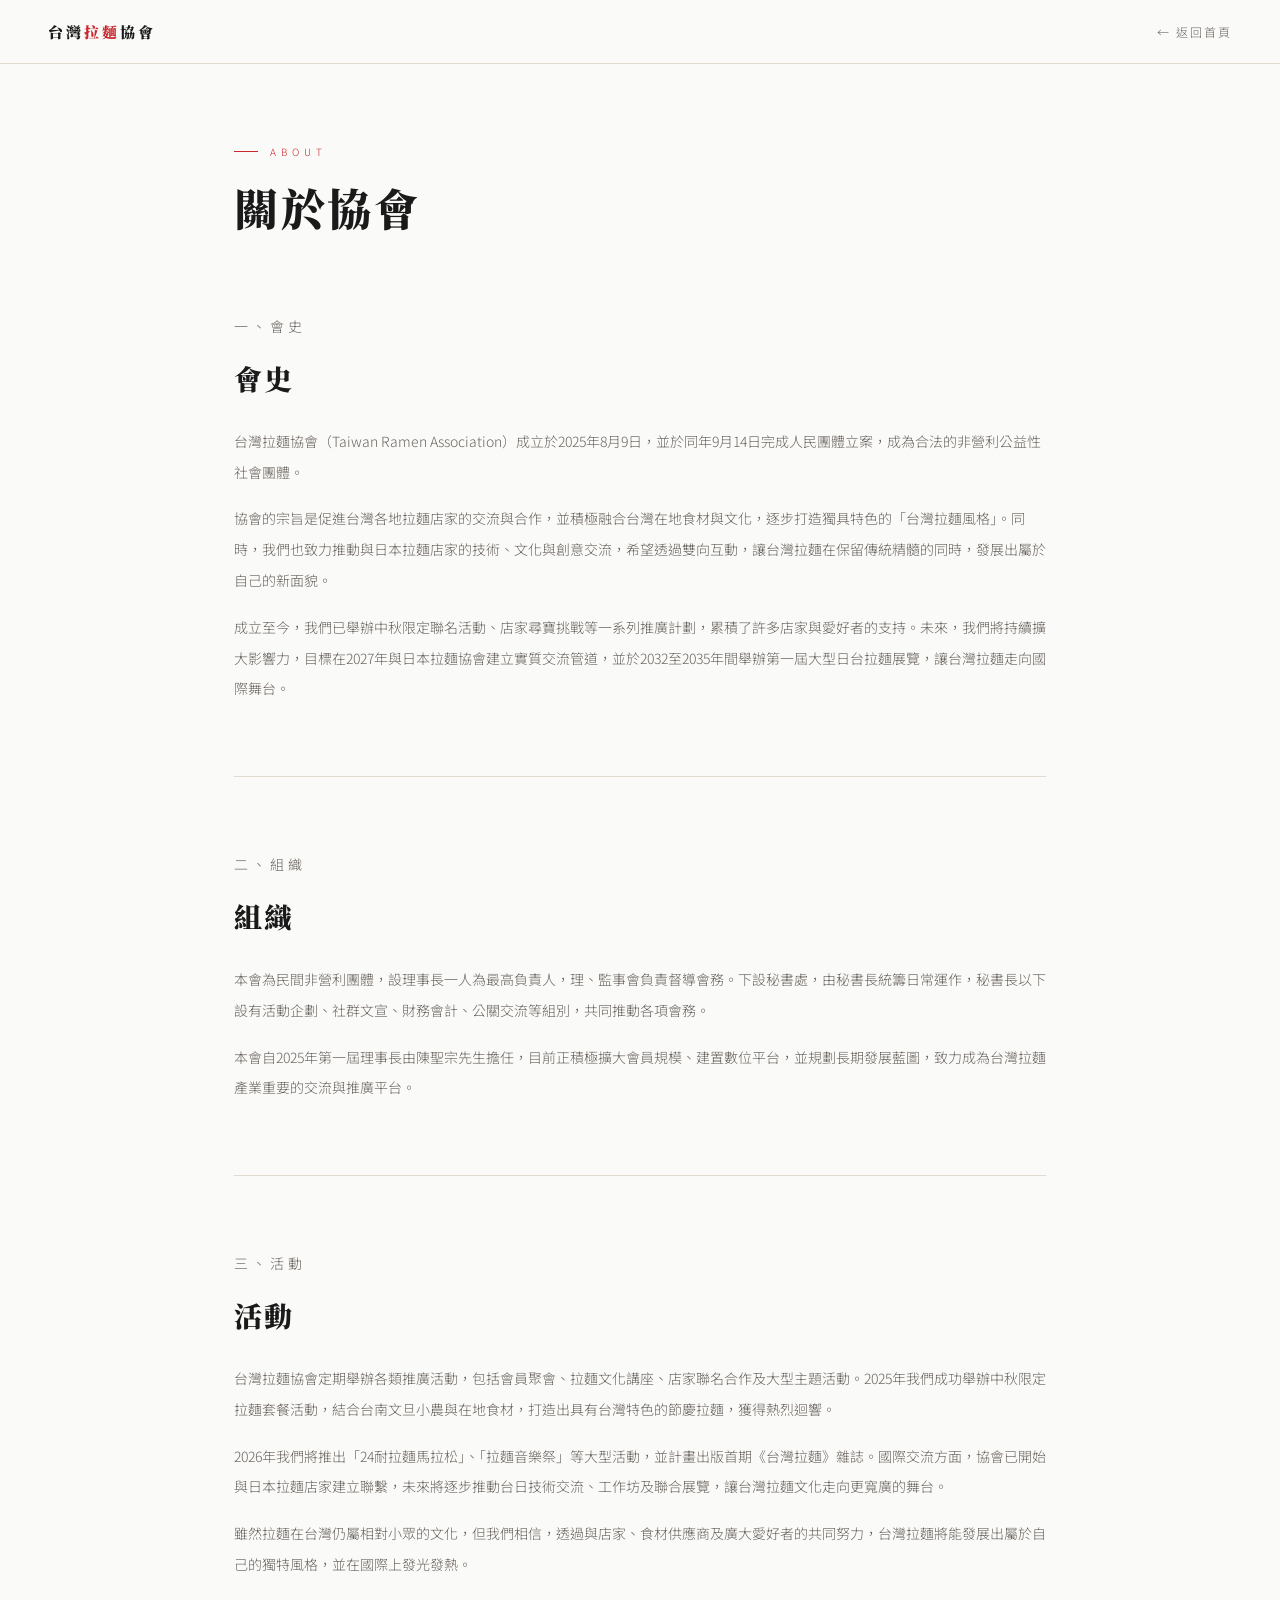
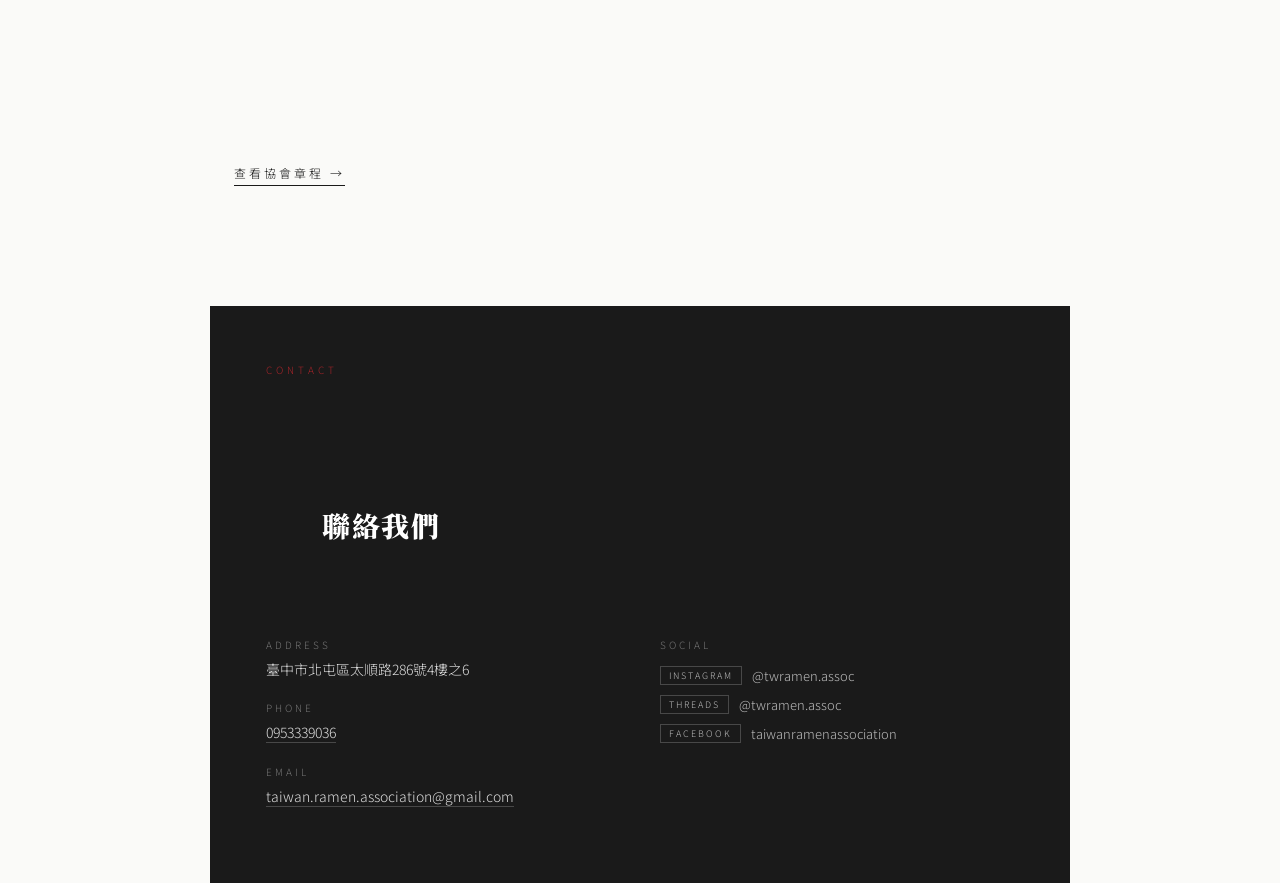
<file: about.html>
<!DOCTYPE html>
<html lang="zh-TW">
<head>
  <meta charset="UTF-8">
  <meta name="viewport" content="width=device-width, initial-scale=1.0">
  <link rel="icon" href="assets/icons/03.png">
  <meta name="google-adsense-account" content="ca-pub-6476285123291834">
  <title>關於協會 | 台灣拉麵協會</title>
  <script async src="https://pagead2.googlesyndication.com/pagead/js/adsbygoogle.js?client=ca-pub-6476285123291834" crossorigin="anonymous"></script>
  <link rel="preconnect" href="https://fonts.googleapis.com">
  <link href="https://fonts.googleapis.com/css2?family=Noto+Sans+TC:wght@300;400;500&family=Noto+Serif+TC:wght@700;900&display=swap" rel="stylesheet">
  <link rel="stylesheet" href="assets/css/style.css">
  <style>
    main { max-width: 860px; margin: 0 auto; padding: 80px 24px 120px; }
    .page-title { font-family: 'Noto Serif TC', serif; font-size: clamp(28px, 4vw, 44px); font-weight: 900; letter-spacing: 0.06em; margin-bottom: 72px; }

    .section { margin-bottom: 72px; padding-bottom: 72px; border-bottom: 1px solid var(--line); }
    .section:last-of-type { border-bottom: none; }
    .section-num { font-size: 10px; letter-spacing: 4px; color: var(--red); margin-bottom: 12px; }
    .section-title { font-family: 'Noto Serif TC', serif; font-size: clamp(20px, 2.5vw, 28px); font-weight: 900; letter-spacing: 0.06em; margin-bottom: 28px; }
    .section p { font-size: 14px; line-height: 2.2; color: var(--muted); margin-bottom: 16px; }
    .section p:last-child { margin-bottom: 0; }

    .contact-section { background: var(--ink); color: var(--white); padding: 56px; margin-top: 72px; }
    .contact-section .section-num { color: rgba(200,39,45,0.8); }
    .contact-section .section-title { color: var(--white); margin-bottom: 36px; }
    .contact-grid { display: grid; grid-template-columns: 1fr 1fr; gap: 40px; }
    .contact-item { margin-bottom: 20px; }
    .contact-label { font-size: 10px; letter-spacing: 3px; color: rgba(255,255,255,0.4); margin-bottom: 6px; }
    .contact-value { font-size: 14px; color: rgba(255,255,255,0.85); line-height: 1.6; }
    .contact-value a { color: rgba(255,255,255,0.85); text-decoration: none; border-bottom: 1px solid rgba(255,255,255,0.2); transition: border-color 0.2s; }
    .contact-value a:hover { border-color: var(--red); color: var(--white); }
    .social-list { list-style: none; display: flex; flex-direction: column; gap: 10px; }
    .social-list li a { font-size: 13px; color: rgba(255,255,255,0.7); text-decoration: none; display: flex; align-items: center; gap: 10px; transition: color 0.2s; }
    .social-list li a:hover { color: var(--white); }
    .social-tag { font-size: 9px; letter-spacing: 2px; border: 1px solid rgba(255,255,255,0.2); padding: 2px 8px; }

    .charter-link {
      display: inline-flex; align-items: center; gap: 12px;
      font-size: 12px; letter-spacing: 3px; color: var(--ink);
      text-decoration: none; border-bottom: 1px solid var(--ink);
      padding-bottom: 4px; margin-top: 40px; transition: color 0.2s, border-color 0.2s;
    }
    .charter-link:hover { color: var(--red); border-color: var(--red); }

    @media (max-width: 600px) {
      main { padding: 60px 20px 80px; }
      .contact-section { padding: 40px 24px; }
      .contact-grid { grid-template-columns: 1fr; gap: 24px; }
    }
  </style>
</head>
<body>
  <nav>
    <a href="index.html" class="nav-logo">台灣<span>拉麵</span>協會</a>
    <a href="index.html" class="nav-back">← 返回首頁</a>
  </nav>

  <main>
    <p class="page-label">ABOUT</p>
    <h1 class="page-title">關於協會</h1>
    <div id="sections"></div>
    <a href="charter.html" class="charter-link">查看協會章程 →</a>
  </main>

  <div class="contact-section" id="contact-block" style="max-width:860px;margin:0 auto;display:none;">
    <p class="section-num">CONTACT</p>
    <h2 class="contact-section section-title" style="font-family:'Noto Serif TC',serif;font-size:clamp(20px,2.5vw,28px);font-weight:900;letter-spacing:0.06em;color:white;margin-bottom:36px;">聯絡我們</h2>
    <div class="contact-grid" id="contact-grid"></div>
  </div>

  <script>
    fetch('data/about.json?t=' + Date.now())
      .then(r => r.json())
      .then(data => {
        const container = document.getElementById('sections');
        const nums = ['一', '二', '三', '四', '五'];
        data.sections.forEach((sec, i) => {
          const div = document.createElement('div');
          div.className = 'section';
          div.innerHTML = `<p class="section-num">${nums[i]}、${sec.title.toUpperCase()}</p>
            <h2 class="section-title">${sec.title}</h2>
            ${sec.paragraphs.map(p => `<p>${p}</p>`).join('')}`;
          container.appendChild(div);
        });

        // Contact block
        const c = data.contact;
        document.getElementById('contact-block').style.display = 'block';
        const grid = document.getElementById('contact-grid');
        grid.innerHTML = `
          <div>
            <div class="contact-item">
              <div class="contact-label">ADDRESS</div>
              <div class="contact-value">${c.address}</div>
            </div>
            <div class="contact-item">
              <div class="contact-label">PHONE</div>
              <div class="contact-value"><a href="tel:${c.phone}">${c.phone}</a></div>
            </div>
            <div class="contact-item">
              <div class="contact-label">EMAIL</div>
              <div class="contact-value"><a href="mailto:${c.email}">${c.email}</a></div>
            </div>
          </div>
          <div>
            <div class="contact-label" style="margin-bottom:14px;">SOCIAL</div>
            <ul class="social-list">
              ${c.social.map(s => `
                <li><a href="${s.url}" target="_blank" rel="noopener">
                  <span class="social-tag">${s.platform.toUpperCase()}</span>
                  ${s.handle}
                </a></li>`).join('')}
            </ul>
          </div>`;
      });
  </script>
</body>
</html>
</file>
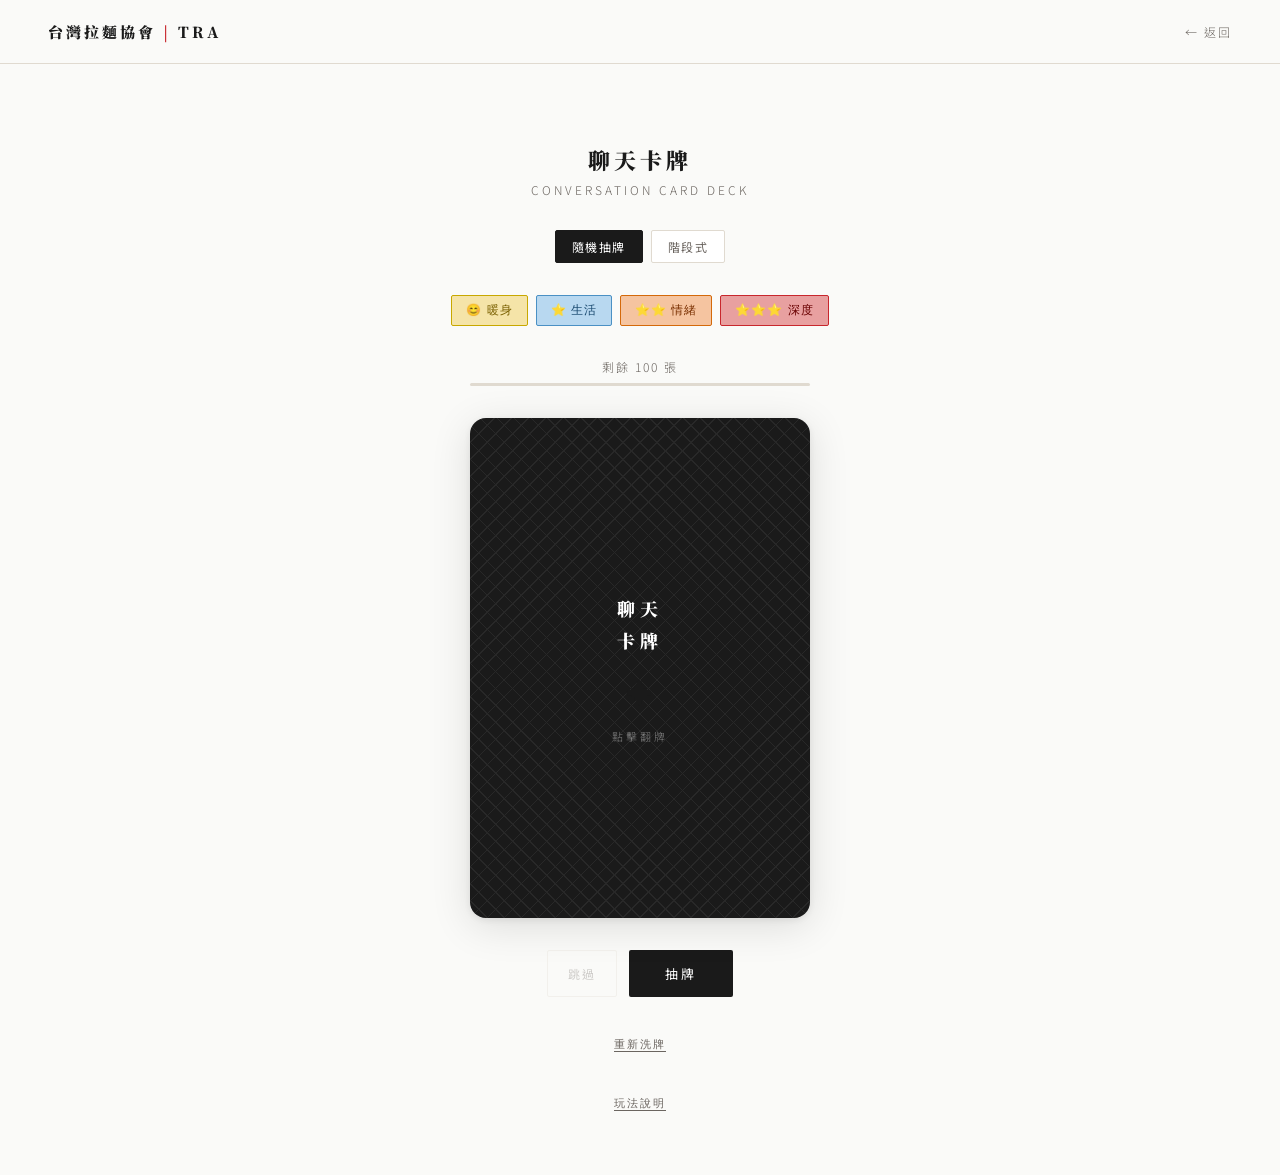
<file: cards.html>
<!DOCTYPE html>
<html lang="zh-TW">
<head>
  <meta charset="UTF-8">
  <meta name="viewport" content="width=device-width, initial-scale=1.0">
  <link rel="icon" href="assets/icons/03.png">
  <title>聊天卡牌 | 台灣拉麵協會</title>
  <link rel="preconnect" href="https://fonts.googleapis.com">
  <link href="https://fonts.googleapis.com/css2?family=Noto+Sans+TC:wght@300;400;500;700&family=Noto+Serif+TC:wght@700;900&display=swap" rel="stylesheet">
  <link rel="stylesheet" href="assets/css/style.css">
  <style>
    :root {
      --c0: #F5E4A8;   /* 😊 warm yellow */
      --c0-dark: #C8A800;
      --c1: #B8D8F0;   /* ⭐ sky blue */
      --c1-dark: #4A90C4;
      --c2: #F5C4A0;   /* ⭐⭐ orange */
      --c2-dark: #D4690A;
      --c3: #E8A0A0;   /* ⭐⭐⭐ red */
      --c3-dark: #C8272D;
      --card-w: 340px;
      --card-h: 500px;
    }

    body { background: var(--paper); min-height: 100vh; }

    /* ── PAGE LAYOUT ── */
    .page-wrap {
      min-height: 100vh;
      display: flex;
      flex-direction: column;
      align-items: center;
      padding: 80px 20px 60px;
      gap: 32px;
    }

    /* ── HEADER ── */
    .deck-header {
      text-align: center;
    }
    .deck-title {
      font-family: 'Noto Serif TC', serif;
      font-size: 22px;
      font-weight: 900;
      letter-spacing: 4px;
      color: var(--ink);
    }
    .deck-sub {
      font-size: 12px;
      letter-spacing: 3px;
      color: var(--muted);
      margin-top: 6px;
    }

    /* ── MODE SELECTOR ── */
    .mode-bar {
      display: flex;
      gap: 8px;
      flex-wrap: wrap;
      justify-content: center;
    }
    .mode-btn {
      font-family: 'Noto Sans TC', sans-serif;
      font-size: 12px;
      letter-spacing: 1.5px;
      padding: 7px 16px;
      border: 1.5px solid var(--line);
      background: var(--white);
      color: var(--muted);
      border-radius: 2px;
      cursor: pointer;
      transition: all .2s;
    }
    .mode-btn:hover { border-color: var(--ink); color: var(--ink); }
    .mode-btn.active { background: var(--ink); color: var(--white); border-color: var(--ink); }

    .level-filters {
      display: flex;
      gap: 8px;
      flex-wrap: wrap;
      justify-content: center;
    }
    .level-btn {
      font-size: 12px;
      letter-spacing: 1px;
      padding: 6px 14px;
      border: 1.5px solid var(--line);
      background: var(--white);
      color: var(--muted);
      border-radius: 2px;
      cursor: pointer;
      transition: all .2s;
    }
    .level-btn[data-level="0"].active { background: var(--c0); border-color: var(--c0-dark); color: #7A6000; }
    .level-btn[data-level="1"].active { background: var(--c1); border-color: var(--c1-dark); color: #1A4A70; }
    .level-btn[data-level="2"].active { background: var(--c2); border-color: var(--c2-dark); color: #7A3000; }
    .level-btn[data-level="3"].active { background: var(--c3); border-color: var(--c3-dark); color: #6A0000; }

    /* ── PROGRESS ── */
    .progress-info {
      font-size: 12px;
      letter-spacing: 2px;
      color: var(--muted);
      text-align: center;
    }
    .progress-bar-wrap {
      width: var(--card-w);
      height: 3px;
      background: var(--line);
      border-radius: 2px;
      overflow: hidden;
    }
    .progress-bar-fill {
      height: 100%;
      background: var(--ink);
      transition: width .4s ease;
      border-radius: 2px;
    }

    /* ── CARD SCENE ── */
    .card-scene {
      width: var(--card-w);
      height: var(--card-h);
      perspective: 1000px;
      cursor: pointer;
      position: relative;
    }
    .card-inner {
      width: 100%;
      height: 100%;
      transform-style: preserve-3d;
      transition: transform .55s cubic-bezier(.4,0,.2,1);
      position: relative;
    }
    .card-scene.flipped .card-inner {
      transform: rotateY(180deg);
    }

    .card-face {
      position: absolute;
      inset: 0;
      border-radius: 16px;
      backface-visibility: hidden;
      -webkit-backface-visibility: hidden;
      display: flex;
      flex-direction: column;
      box-shadow: 0 8px 40px rgba(0,0,0,.12), 0 2px 8px rgba(0,0,0,.08);
    }

    /* ── CARD BACK ── */
    .card-back {
      background: var(--ink);
      align-items: center;
      justify-content: center;
      gap: 16px;
    }
    .card-back-pattern {
      position: absolute;
      inset: 0;
      border-radius: 16px;
      overflow: hidden;
      opacity: .06;
      background-image: repeating-linear-gradient(
        45deg,
        var(--white) 0px,
        var(--white) 1px,
        transparent 1px,
        transparent 12px
      ),
      repeating-linear-gradient(
        -45deg,
        var(--white) 0px,
        var(--white) 1px,
        transparent 1px,
        transparent 12px
      );
    }
    .card-back-title {
      font-family: 'Noto Serif TC', serif;
      font-size: 18px;
      font-weight: 900;
      letter-spacing: 5px;
      color: var(--white);
      text-align: center;
      line-height: 1.8;
      z-index: 1;
    }
    .card-back-hint {
      font-size: 11px;
      letter-spacing: 3px;
      color: rgba(255,255,255,.45);
      z-index: 1;
    }
    .tap-icon {
      font-size: 28px;
      z-index: 1;
      animation: pulse 2s ease-in-out infinite;
    }
    @keyframes pulse {
      0%, 100% { opacity: .5; transform: scale(1); }
      50% { opacity: 1; transform: scale(1.1); }
    }

    /* ── CARD FRONT ── */
    .card-front {
      transform: rotateY(180deg);
      padding: 32px 28px;
      justify-content: space-between;
    }
    .card-front.level-0 { background: var(--c0); }
    .card-front.level-1 { background: var(--c1); }
    .card-front.level-2 { background: var(--c2); }
    .card-front.level-3 { background: var(--c3); }

    .card-level-tag {
      display: flex;
      align-items: center;
      gap: 8px;
    }
    .level-icon { font-size: 20px; line-height: 1; }
    .level-label {
      font-size: 10px;
      letter-spacing: 3px;
      font-weight: 500;
      opacity: .65;
    }
    .card-number {
      font-size: 10px;
      letter-spacing: 2px;
      opacity: .5;
    }

    .card-question-wrap {
      flex: 1;
      display: flex;
      align-items: center;
      justify-content: center;
      padding: 16px 0;
    }
    .card-question {
      font-family: 'Noto Serif TC', serif;
      font-size: 22px;
      font-weight: 700;
      line-height: 1.9;
      text-align: center;
      color: rgba(0,0,0,.78);
    }

    .card-footer-hint {
      font-size: 10px;
      letter-spacing: 2px;
      text-align: center;
      opacity: .45;
    }

    /* ── ACTION BUTTONS ── */
    .card-actions {
      display: flex;
      gap: 12px;
      align-items: center;
    }
    .btn-draw {
      font-family: 'Noto Sans TC', sans-serif;
      font-size: 13px;
      letter-spacing: 3px;
      padding: 14px 36px;
      background: var(--ink);
      color: var(--white);
      border: none;
      border-radius: 2px;
      cursor: pointer;
      transition: opacity .2s, transform .15s;
    }
    .btn-draw:hover { opacity: .82; }
    .btn-draw:active { transform: scale(.97); }
    .btn-draw:disabled { opacity: .3; cursor: not-allowed; }

    .btn-skip {
      font-family: 'Noto Sans TC', sans-serif;
      font-size: 12px;
      letter-spacing: 2px;
      padding: 14px 20px;
      background: transparent;
      color: var(--muted);
      border: 1.5px solid var(--line);
      border-radius: 2px;
      cursor: pointer;
      transition: all .2s;
    }
    .btn-skip:hover { border-color: var(--muted); color: var(--ink); }
    .btn-skip:disabled { opacity: .3; cursor: not-allowed; }

    .btn-reset {
      font-size: 11px;
      letter-spacing: 2px;
      color: var(--muted);
      background: none;
      border: none;
      cursor: pointer;
      padding: 8px;
      text-decoration: underline;
      text-underline-offset: 3px;
      transition: color .2s;
    }
    .btn-reset:hover { color: var(--ink); }

    /* ── DONE STATE ── */
    .done-msg {
      display: none;
      text-align: center;
      flex-direction: column;
      gap: 12px;
    }
    .done-msg.show { display: flex; }
    .done-emoji { font-size: 40px; }
    .done-text {
      font-family: 'Noto Serif TC', serif;
      font-size: 18px;
      font-weight: 700;
      letter-spacing: 3px;
      color: var(--ink);
    }
    .done-sub {
      font-size: 12px;
      letter-spacing: 2px;
      color: var(--muted);
    }

    /* ── RULES TOGGLE ── */
    .rules-toggle {
      font-size: 11px;
      letter-spacing: 2px;
      color: var(--muted);
      cursor: pointer;
      background: none;
      border: none;
      padding: 4px 0;
      text-decoration: underline;
      text-underline-offset: 3px;
    }
    .rules-panel {
      display: none;
      background: var(--white);
      border: 1px solid var(--line);
      border-radius: 8px;
      padding: 24px 28px;
      width: var(--card-w);
      font-size: 13px;
      line-height: 2;
      color: var(--ink);
    }
    .rules-panel.show { display: block; }
    .rules-panel h3 {
      font-family: 'Noto Serif TC', serif;
      font-size: 15px;
      letter-spacing: 3px;
      margin-bottom: 12px;
    }
    .rules-panel ul { padding-left: 16px; }
    .rules-panel li { margin-bottom: 4px; font-size: 12px; letter-spacing: 1px; color: var(--muted); }

    /* ── MOBILE ── */
    @media (max-width: 400px) {
      :root {
        --card-w: 300px;
        --card-h: 440px;
      }
      .card-question { font-size: 19px; }
    }
  </style>
</head>
<body>

<nav>
  <a class="nav-logo" href="index.html">台灣拉麵協會 <span>|</span> TRA</a>
  <a class="nav-back" href="index.html">← 返回</a>
</nav>

<div class="page-wrap">

  <!-- Header -->
  <div class="deck-header">
    <div class="deck-title">聊天卡牌</div>
    <div class="deck-sub">CONVERSATION CARD DECK</div>
  </div>

  <!-- Mode bar -->
  <div class="mode-bar">
    <button class="mode-btn active" data-mode="random">隨機抽牌</button>
    <button class="mode-btn" data-mode="sequential">階段式</button>
  </div>

  <!-- Level filters -->
  <div class="level-filters" id="levelFilters">
    <button class="level-btn active" data-level="0">😊 暖身</button>
    <button class="level-btn active" data-level="1">⭐ 生活</button>
    <button class="level-btn active" data-level="2">⭐⭐ 情緒</button>
    <button class="level-btn active" data-level="3">⭐⭐⭐ 深度</button>
  </div>

  <!-- Progress -->
  <div>
    <div class="progress-info" id="progressInfo">剩餘 <span id="remaining">100</span> 張</div>
    <div style="margin-top:8px;">
      <div class="progress-bar-wrap">
        <div class="progress-bar-fill" id="progressFill" style="width:0%"></div>
      </div>
    </div>
  </div>

  <!-- Card -->
  <div class="card-scene" id="cardScene">
    <div class="card-inner" id="cardInner">
      <!-- Back -->
      <div class="card-face card-back">
        <div class="card-back-pattern"></div>
        <div class="card-back-title">聊天<br>卡牌</div>
        <div class="tap-icon">✦</div>
        <div class="card-back-hint">點擊翻牌</div>
      </div>
      <!-- Front -->
      <div class="card-face card-front level-0" id="cardFront">
        <div style="display:flex;justify-content:space-between;align-items:center;">
          <div class="card-level-tag">
            <span class="level-icon" id="cardLevelIcon">😊</span>
            <span class="level-label" id="cardLevelLabel">暖身</span>
          </div>
          <span class="card-number" id="cardNumber">#1</span>
        </div>
        <div class="card-question-wrap">
          <div class="card-question" id="cardQuestion">準備好了嗎？</div>
        </div>
        <div class="card-footer-hint">可以跳過 · 不強迫回答</div>
      </div>
    </div>
  </div>

  <!-- Done message (hidden by default) -->
  <div class="done-msg" id="doneMsg">
    <div class="done-emoji">🎉</div>
    <div class="done-text">所有題目完成</div>
    <div class="done-sub">今天聊得如何？</div>
  </div>

  <!-- Actions -->
  <div class="card-actions" id="cardActions">
    <button class="btn-skip" id="btnSkip" disabled>跳過</button>
    <button class="btn-draw" id="btnDraw">抽牌</button>
  </div>
  <button class="btn-reset" id="btnReset">重新洗牌</button>

  <!-- Rules -->
  <button class="rules-toggle" id="rulesToggle">玩法說明</button>
  <div class="rules-panel" id="rulesPanel">
    <h3>遊戲流程</h3>
    <ul>
      <li>所有玩家圍坐，輪流抽牌並回答</li>
      <li>可選擇「跳過一次」，不強迫回答</li>
      <li>不評論、不批判，傾聽比回應重要</li>
    </ul>
    <br>
    <h3>選擇模式</h3>
    <ul>
      <li><b>隨機抽牌</b>：所有勾選等級混合隨機出現</li>
      <li><b>階段式</b>：😊 → ⭐ → ⭐⭐ → ⭐⭐⭐ 依序</li>
    </ul>
    <br>
    <h3>建議深度</h3>
    <ul>
      <li>輕鬆局：只開 😊 + ⭐</li>
      <li>一般局：開到 ⭐⭐</li>
      <li>深聊局：全開</li>
    </ul>
  </div>

</div>

<script>
// ── CARD DATA ──────────────────────────────────────────────
const CARDS = [
  // 😊 Level 0 — Warm-up (20)
  { id: 1,  level: 0, q: '打開手機，分享一張最近拍的照片與它的故事' },
  { id: 2,  level: 0, q: '分享一個最近讓你感到幸運的事情' },
  { id: 3,  level: 0, q: '今天你想感謝的兩件小事是什麼？' },
  { id: 4,  level: 0, q: '指定兩人做最醜鬼臉並合照' },
  { id: 5,  level: 0, q: '用一個表情符號代表你現在的狀態' },
  { id: 6,  level: 0, q: '最近一次讓你笑出來的是什麼？' },
  { id: 7,  level: 0, q: '幫今天取一個標題' },
  { id: 8,  level: 0, q: '最近一件讓你心情變好的小事' },
  { id: 9,  level: 0, q: '現在最想喝什麼？' },
  { id: 10, level: 0, q: '最近一次覺得時間過很快是在做什麼？' },
  { id: 11, level: 0, q: '最近有沒有一件「剛剛好」的巧合？' },
  { id: 12, level: 0, q: '如果今天是電影，你是什麼類型？' },
  { id: 13, level: 0, q: '最近一次讓你覺得「還不錯」的瞬間' },
  { id: 14, level: 0, q: '現在最想去的地方（不用理由）' },
  { id: 15, level: 0, q: '最近最常聽的一首歌' },
  { id: 16, level: 0, q: '今天有沒有一個讓你放鬆的瞬間' },
  { id: 17, level: 0, q: '最近一次改變原本計畫是因為什麼' },
  { id: 18, level: 0, q: '現在比較想聊天還是放空？' },
  { id: 19, level: 0, q: '最近有沒有一件讓你覺得「好險有做」的事' },
  { id: 20, level: 0, q: '如果今天提早結束，你會做什麼' },

  // ⭐ Level 1 — Life (30)
  { id: 21, level: 1, q: '最近最花時間的是什麼？' },
  { id: 22, level: 1, q: '目前生活重心是什麼？' },
  { id: 23, level: 1, q: '最近的節奏對你來說舒服嗎？' },
  { id: 24, level: 1, q: '最近比較忙碌還是鬆散？' },
  { id: 25, level: 1, q: '最近有沒有固定的日常習慣？' },
  { id: 26, level: 1, q: '最近做過一個讓自己滿意的決定' },
  { id: 27, level: 1, q: '最近刻意不做的一件事' },
  { id: 28, level: 1, q: '最近一次改變原本想法是什麼時候？' },
  { id: 29, level: 1, q: '最近有沒有優先選擇自己的一次？' },
  { id: 30, level: 1, q: '最近比較傾向計畫還是隨機？' },
  { id: 31, level: 1, q: '最近發現自己的一個新反應' },
  { id: 32, level: 1, q: '最近最常對自己說的一句話' },
  { id: 33, level: 1, q: '最近有沒有重新認識自己的一刻' },
  { id: 34, level: 1, q: '最近比較像撐著還是調整？' },
  { id: 35, level: 1, q: '最近有沒有刻意留時間給自己？' },
  { id: 36, level: 1, q: '別人眼中的你是什麼樣子？' },
  { id: 37, level: 1, q: '做過與形象不符的事？' },
  { id: 38, level: 1, q: '現在的你像以前的你嗎？' },
  { id: 39, level: 1, q: '最近有沒有一刻很「像自己」？' },
  { id: 40, level: 1, q: '最近比較像真實自己還是功能型自己？' },
  { id: 41, level: 1, q: '最近比較重視效率還是感受？' },
  { id: 42, level: 1, q: '最近比較想獨處還是社交？' },
  { id: 43, level: 1, q: '最近最想守住的是什麼？' },
  { id: 44, level: 1, q: '最近最在意的一件小事' },
  { id: 45, level: 1, q: '最近有沒有改變一個小習慣？' },
  { id: 46, level: 1, q: '最近是穩定還是變動？' },
  { id: 47, level: 1, q: '最近是在累積還是在調整？' },
  { id: 48, level: 1, q: '最近比較有方向還是探索中？' },
  { id: 49, level: 1, q: '最近生活比較有掌控感還是流動感？' },
  { id: 50, level: 1, q: '最近最接近你的狀態詞是什麼？' },

  // ⭐⭐ Level 2 — Emotion (30)
  { id: 51, level: 2, q: '最近一次紅了眼眶' },
  { id: 52, level: 2, q: '一件曾心碎但現在能接受的事' },
  { id: 53, level: 2, q: '最近有沒有一件讓你失望的事' },
  { id: 54, level: 2, q: '最近有沒有一刻覺得孤單' },
  { id: 55, level: 2, q: '最近有沒有一種情緒反覆出現' },
  { id: 56, level: 2, q: '委屈時通常怎麼做' },
  { id: 57, level: 2, q: '心情差時傾向分散還是面對' },
  { id: 58, level: 2, q: '壓力大時的第一反應' },
  { id: 59, level: 2, q: '最近一次撐下來的事情' },
  { id: 60, level: 2, q: '最近如何讓自己好過一點' },
  { id: 61, level: 2, q: '有沒有想說卻沒說的事' },
  { id: 62, level: 2, q: '哪種情緒只對特定人表現' },
  { id: 63, level: 2, q: '最近一次選擇「算了」' },
  { id: 64, level: 2, q: '最近有沒有壓抑情緒' },
  { id: 65, level: 2, q: '最近一次表達真實感受是什麼' },
  { id: 66, level: 2, q: '什麼行為最讓你生氣' },
  { id: 67, level: 2, q: '生氣時通常如何表達' },
  { id: 68, level: 2, q: '最近有沒有踩到你的界線' },
  { id: 69, level: 2, q: '有沒有一種情況你特別容易不舒服' },
  { id: 70, level: 2, q: '最近有沒有為自己設下界線' },
  { id: 71, level: 2, q: '最近有沒有好好照顧自己' },
  { id: 72, level: 2, q: '什麼狀態下你最容易崩' },
  { id: 73, level: 2, q: '最近一次對自己寬容' },
  { id: 74, level: 2, q: '有沒有一件事讓你慢慢恢復' },
  { id: 75, level: 2, q: '最近最需要調整的是什麼' },
  { id: 76, level: 2, q: '最近比較容易累還是恢復' },
  { id: 77, level: 2, q: '最近什麼最消耗你' },
  { id: 78, level: 2, q: '最近什麼最補充你' },
  { id: 79, level: 2, q: '最近有沒有能讓你喘口氣的時刻' },
  { id: 80, level: 2, q: '最近你的能量是上升還是下降' },

  // ⭐⭐⭐ Level 3 — Deep (20)
  { id: 81,  level: 3, q: '想刪除的一段記憶' },
  { id: 82,  level: 3, q: '一個仍影響你的選擇' },
  { id: 83,  level: 3, q: '現在人生是選擇還是被推動' },
  { id: 84,  level: 3, q: '現在人生在哪個階段' },
  { id: 85,  level: 3, q: '改變你世界觀的一件事' },
  { id: 86,  level: 3, q: '價值觀有沒有改變' },
  { id: 87,  level: 3, q: '五年後怎麼看現在' },
  { id: 88,  level: 3, q: '希望未來記得現在什麼' },
  { id: 89,  level: 3, q: '曾經很確定但現在動搖的信念' },
  { id: 90,  level: 3, q: '一段讓你重新定義重要的經歷' },
  { id: 91,  level: 3, q: '現在是在累積還是轉向' },
  { id: 92,  level: 3, q: '有沒有一個角色你想放下' },
  { id: 93,  level: 3, q: '最不想回到哪個狀態' },
  { id: 94,  level: 3, q: '有沒有一段關係仍影響你' },
  { id: 95,  level: 3, q: '如果重新來一次會怎麼選' },
  { id: 96,  level: 3, q: '有沒有一個你還沒完成的課題' },
  { id: 97,  level: 3, q: '現在的人生更接近誰的期待' },
  { id: 98,  level: 3, q: '你正在成為誰' },
  { id: 99,  level: 3, q: '如果人生有標題會是什麼' },
  { id: 100, level: 3, q: '這一階段你最想留下什麼' },
];

const LEVEL_META = [
  { icon: '😊', label: '暖身',  cls: 'level-0' },
  { icon: '⭐',  label: '生活',  cls: 'level-1' },
  { icon: '⭐⭐', label: '情緒', cls: 'level-2' },
  { icon: '⭐⭐⭐', label: '深度', cls: 'level-3' },
];

// ── STATE ──────────────────────────────────────────────────
let mode = 'random';           // 'random' | 'sequential'
let activelevels = new Set([0,1,2,3]);
let deck = [];                 // remaining cards
let currentCard = null;
let isFlipped = false;
let totalInDeck = 0;

// ── DOM REFS ───────────────────────────────────────────────
const cardScene   = document.getElementById('cardScene');
const cardFront   = document.getElementById('cardFront');
const cardQ       = document.getElementById('cardQuestion');
const cardLvIco   = document.getElementById('cardLevelIcon');
const cardLvLbl   = document.getElementById('cardLevelLabel');
const cardNum     = document.getElementById('cardNumber');
const btnDraw     = document.getElementById('btnDraw');
const btnSkip     = document.getElementById('btnSkip');
const btnReset    = document.getElementById('btnReset');
const remaining   = document.getElementById('remaining');
const progressFill= document.getElementById('progressFill');
const doneMsg     = document.getElementById('doneMsg');
const cardActions = document.getElementById('cardActions');
const rulesToggle = document.getElementById('rulesToggle');
const rulesPanel  = document.getElementById('rulesPanel');

// ── HELPERS ────────────────────────────────────────────────
function shuffle(arr) {
  for (let i = arr.length - 1; i > 0; i--) {
    const j = Math.floor(Math.random() * (i + 1));
    [arr[i], arr[j]] = [arr[j], arr[i]];
  }
  return arr;
}

function buildDeck() {
  const filtered = CARDS.filter(c => activelevels.has(c.level));
  if (mode === 'random') {
    deck = shuffle([...filtered]);
  } else {
    // sequential: sort by level then shuffle within each level
    deck = [];
    for (let l = 0; l < 4; l++) {
      const lvCards = filtered.filter(c => c.level === l);
      deck.push(...shuffle(lvCards));
    }
  }
  totalInDeck = deck.length;
  updateProgress();
}

function updateProgress() {
  const left = deck.length;
  const used = totalInDeck - left;
  remaining.textContent = left;
  progressFill.style.width = totalInDeck ? `${(used / totalInDeck) * 100}%` : '0%';
}

function setCardContent(card) {
  const meta = LEVEL_META[card.level];
  cardQ.textContent = card.q;
  cardLvIco.textContent = meta.icon;
  cardLvLbl.textContent = meta.label;
  cardNum.textContent = `#${card.id}`;
  // update color
  cardFront.className = `card-face card-front ${meta.cls}`;
}

function flipToBack() {
  cardScene.classList.remove('flipped');
  isFlipped = false;
}

function flipToFront() {
  cardScene.classList.add('flipped');
  isFlipped = true;
}

function showDone() {
  doneMsg.classList.add('show');
  cardActions.style.display = 'none';
  cardScene.style.display = 'none';
}

function hideDone() {
  doneMsg.classList.remove('show');
  cardActions.style.display = '';
  cardScene.style.display = '';
}

function drawCard() {
  if (deck.length === 0) {
    showDone();
    return;
  }
  currentCard = deck.shift();
  setCardContent(currentCard);
  updateProgress();

  // animate: flip back → wait → flip front
  flipToBack();
  setTimeout(() => {
    flipToFront();
    btnSkip.disabled = false;
  }, 60);
}

// ── INIT ───────────────────────────────────────────────────
function init() {
  hideDone();
  buildDeck();
  flipToBack();
  btnSkip.disabled = true;
  // reset card to default back state
}

// ── EVENTS ────────────────────────────────────────────────
cardScene.addEventListener('click', () => {
  if (isFlipped) {
    // flip back (peek at back)
    flipToBack();
    btnSkip.disabled = false;
  } else {
    if (currentCard) flipToFront();
  }
});

btnDraw.addEventListener('click', drawCard);

btnSkip.addEventListener('click', () => {
  // Put current card aside, draw next
  flipToBack();
  btnSkip.disabled = true;
  setTimeout(drawCard, 320);
});

btnReset.addEventListener('click', () => {
  init();
});

// Mode buttons
document.querySelectorAll('.mode-btn').forEach(btn => {
  btn.addEventListener('click', () => {
    document.querySelectorAll('.mode-btn').forEach(b => b.classList.remove('active'));
    btn.classList.add('active');
    mode = btn.dataset.mode;
    init();
  });
});

// Level filter buttons
document.querySelectorAll('.level-btn').forEach(btn => {
  btn.addEventListener('click', () => {
    const lv = parseInt(btn.dataset.level);
    if (activelevels.has(lv)) {
      // don't allow deselecting all
      if (activelevels.size === 1) return;
      activelevels.delete(lv);
      btn.classList.remove('active');
    } else {
      activelevels.add(lv);
      btn.classList.add('active');
    }
    init();
  });
});

// Rules toggle
rulesToggle.addEventListener('click', () => {
  rulesPanel.classList.toggle('show');
  rulesToggle.textContent = rulesPanel.classList.contains('show') ? '收起說明' : '玩法說明';
});

// ── START ──────────────────────────────────────────────────
init();
</script>

</body>
</html>
</file>
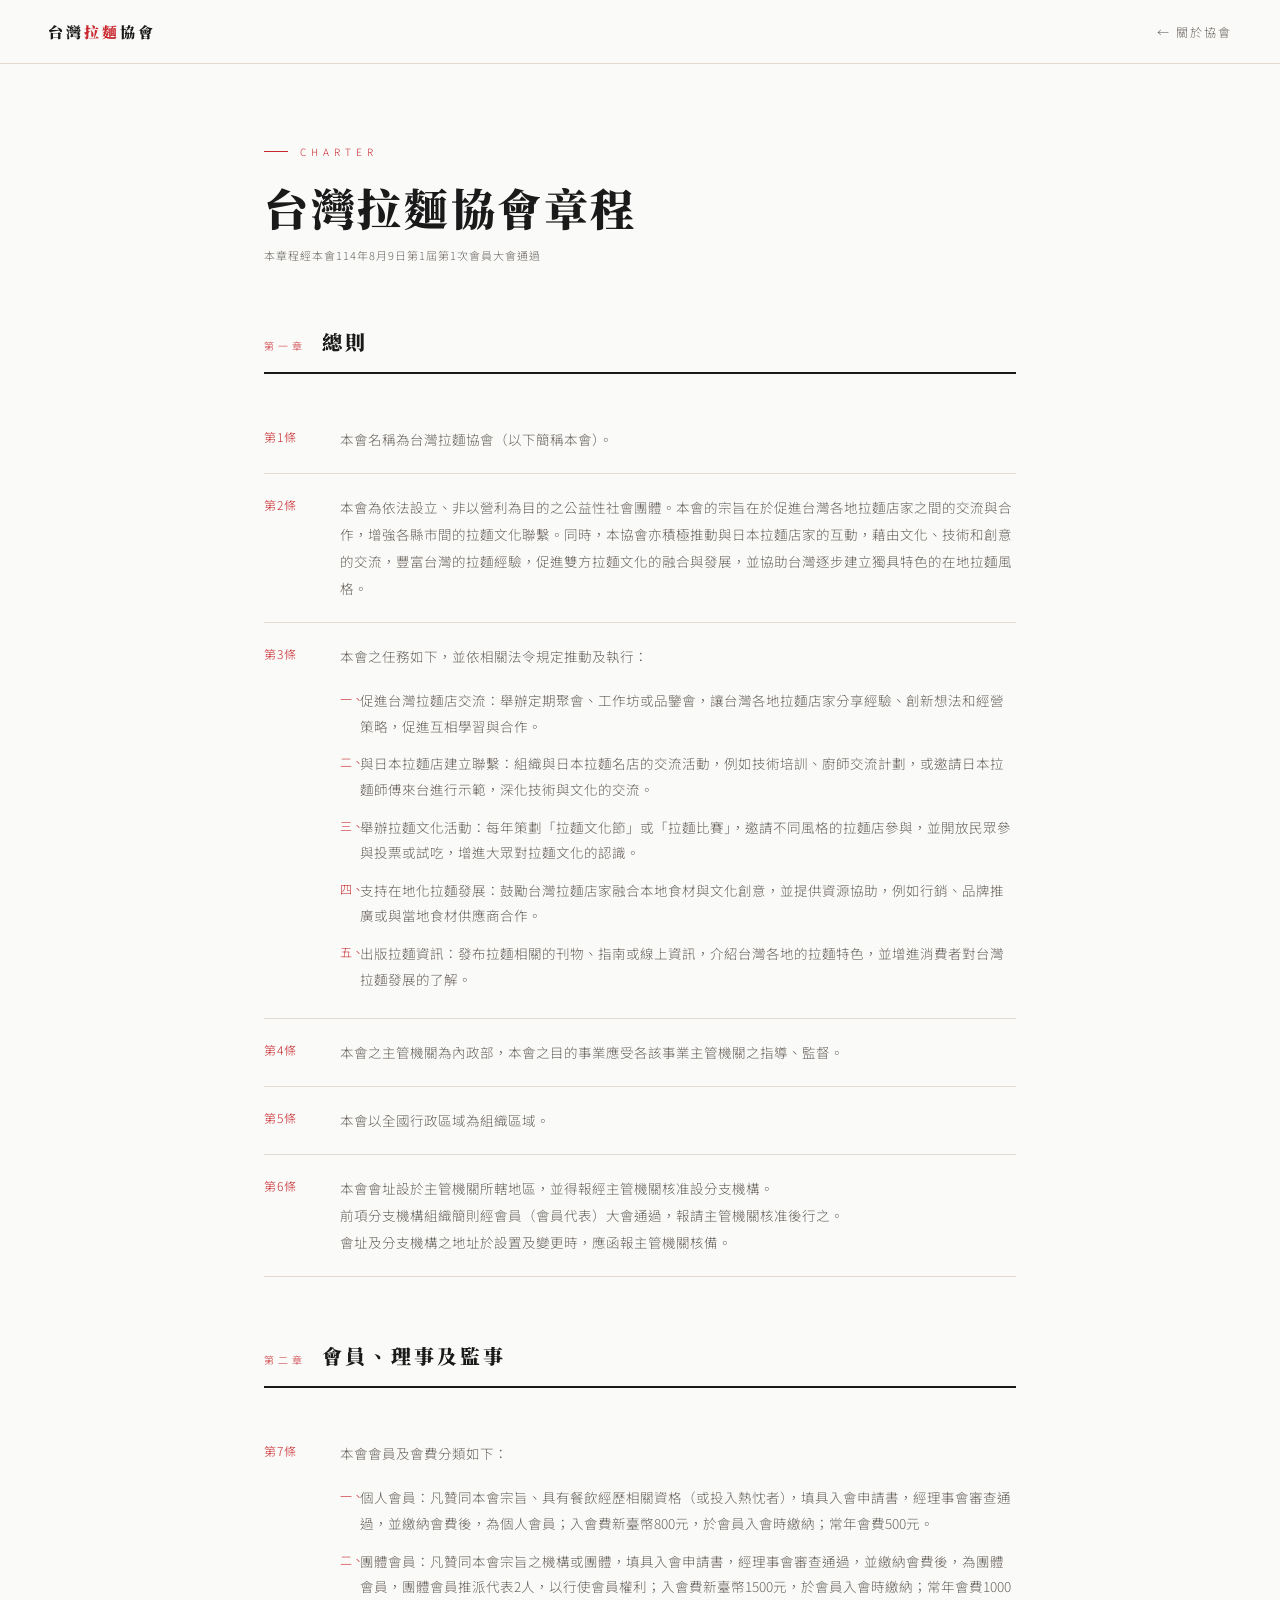
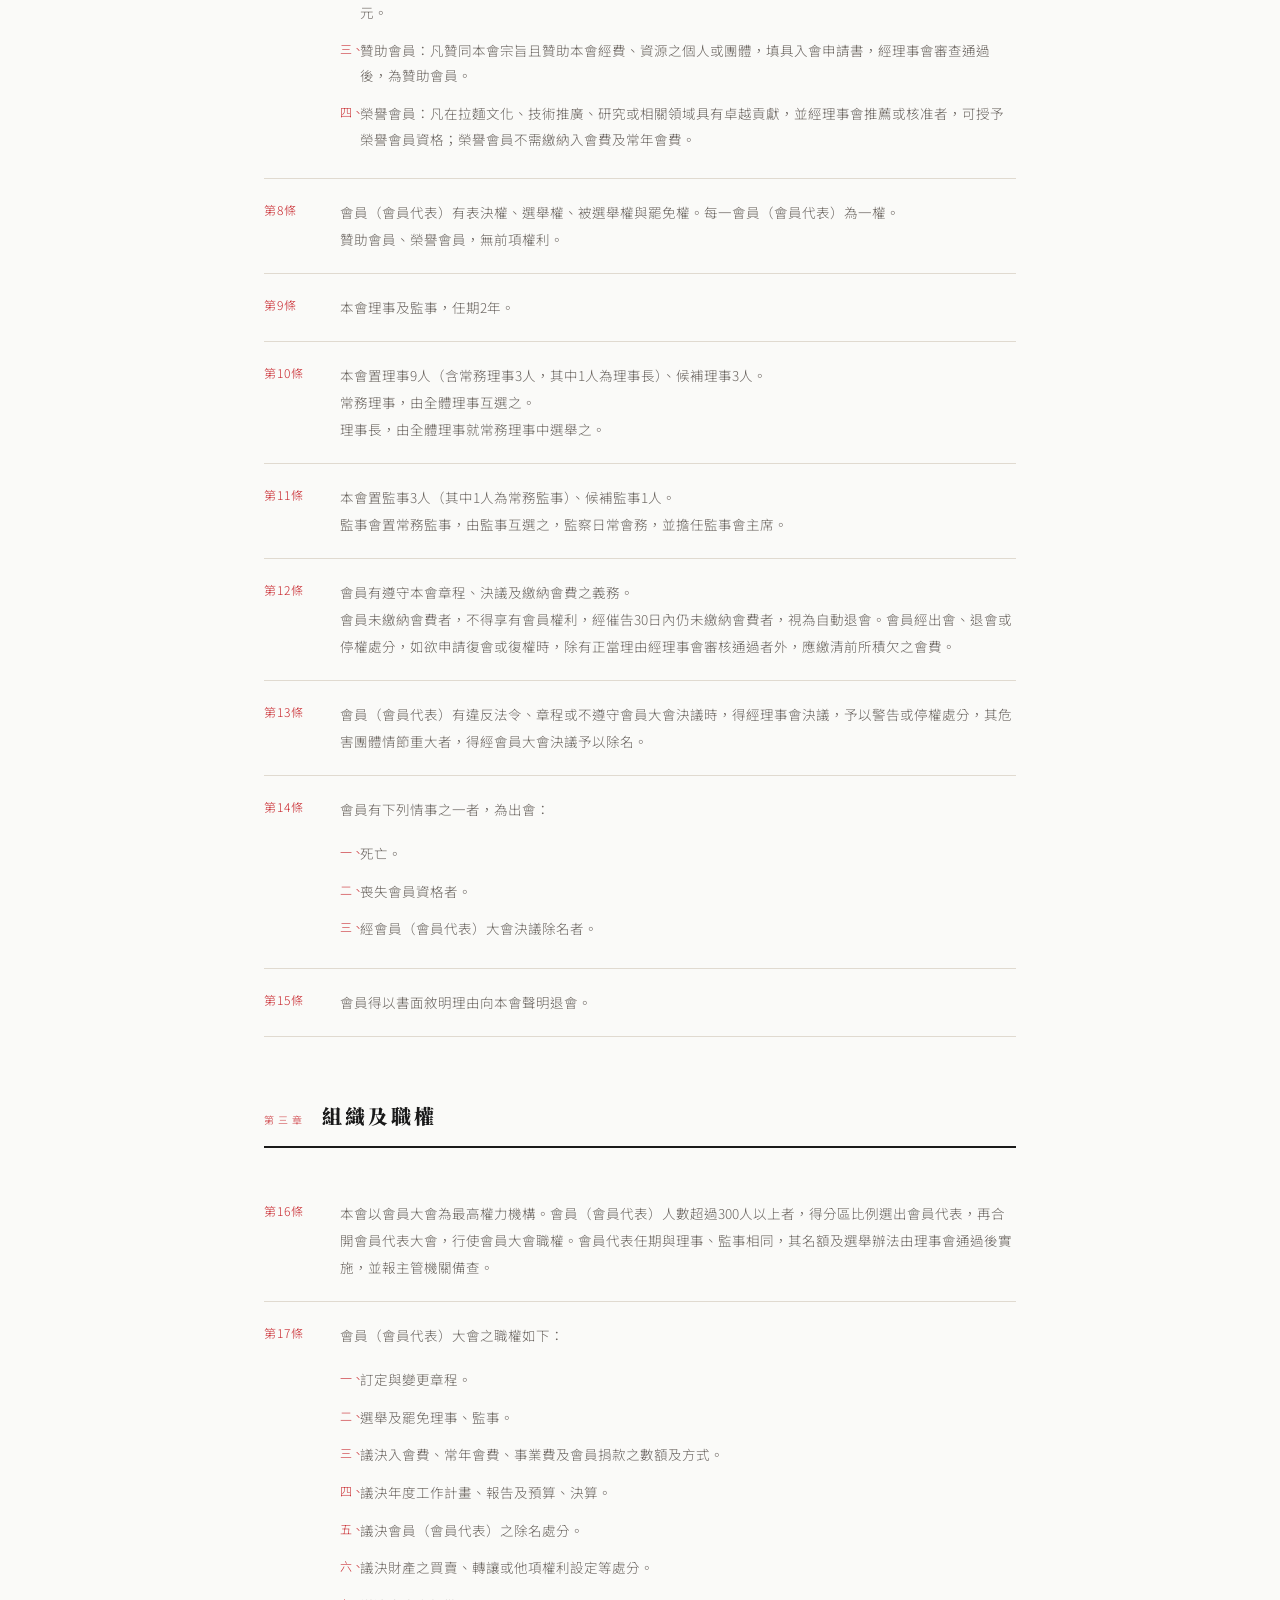
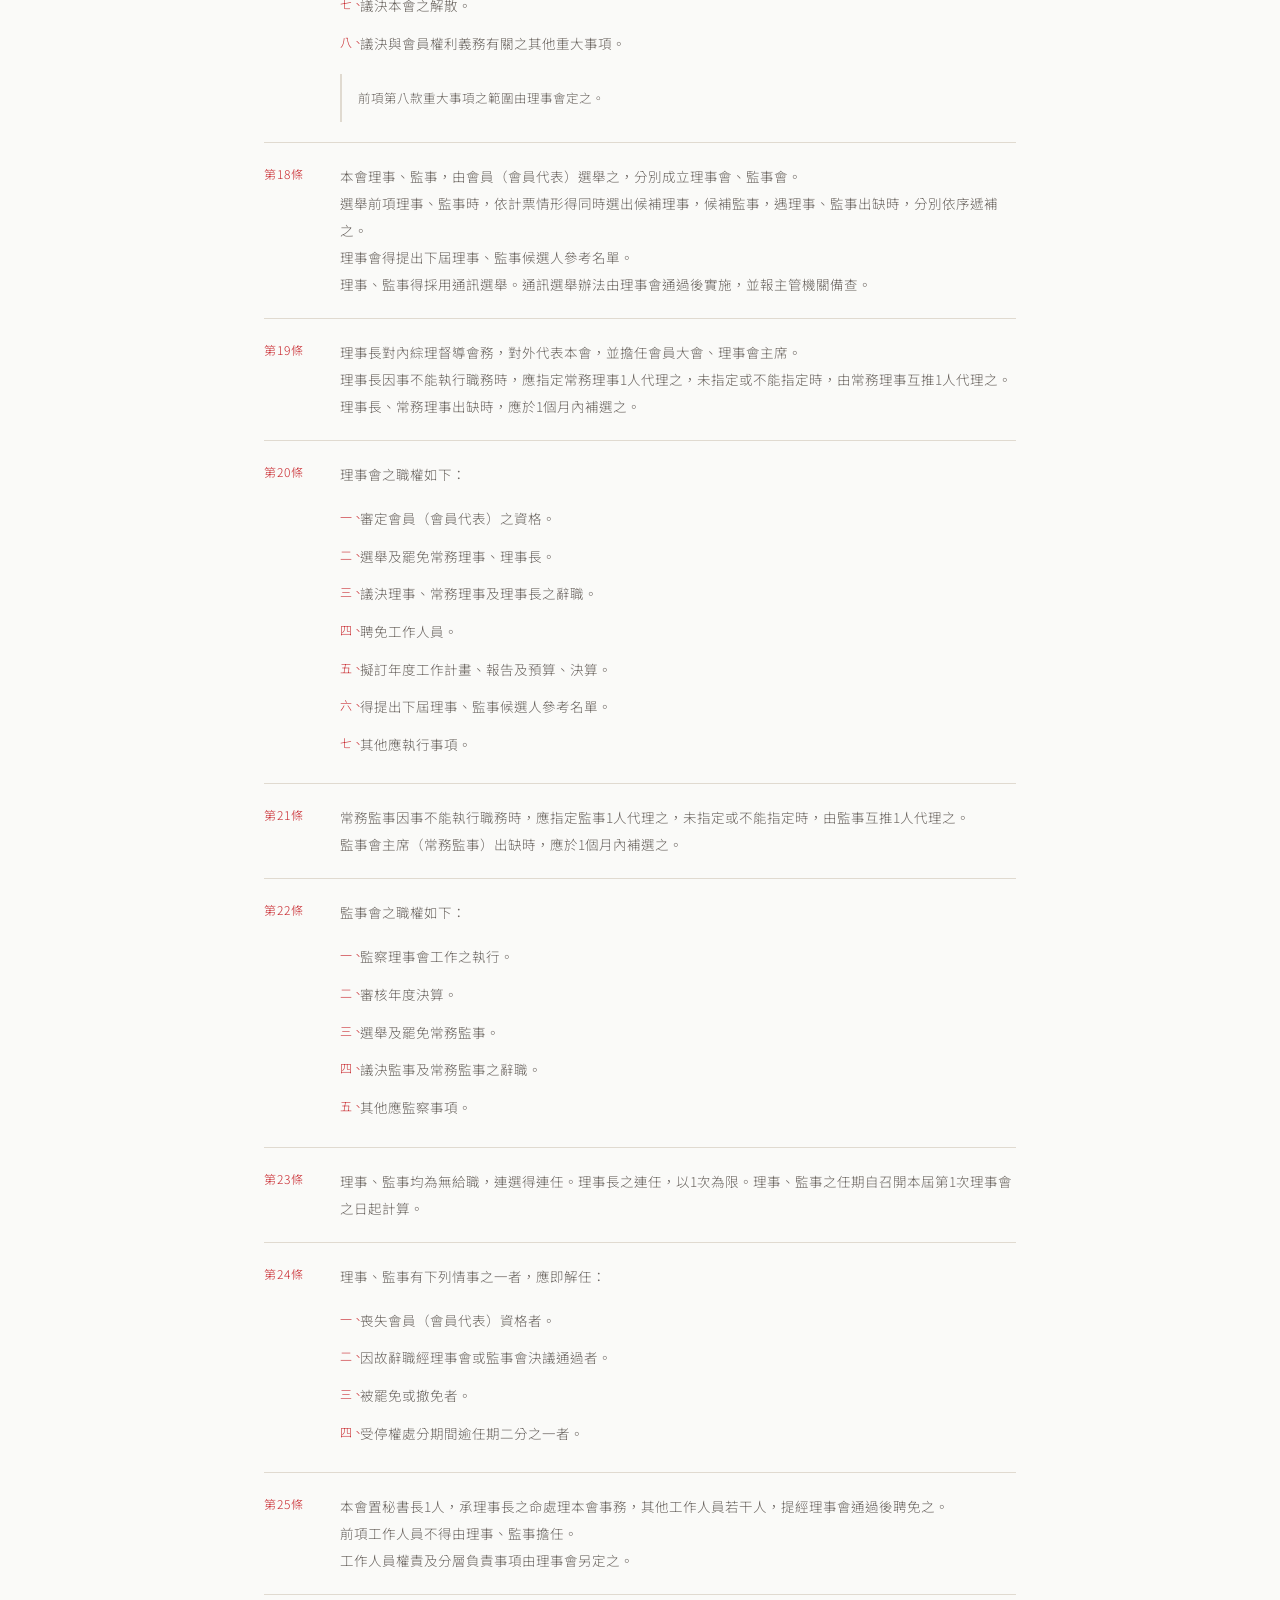
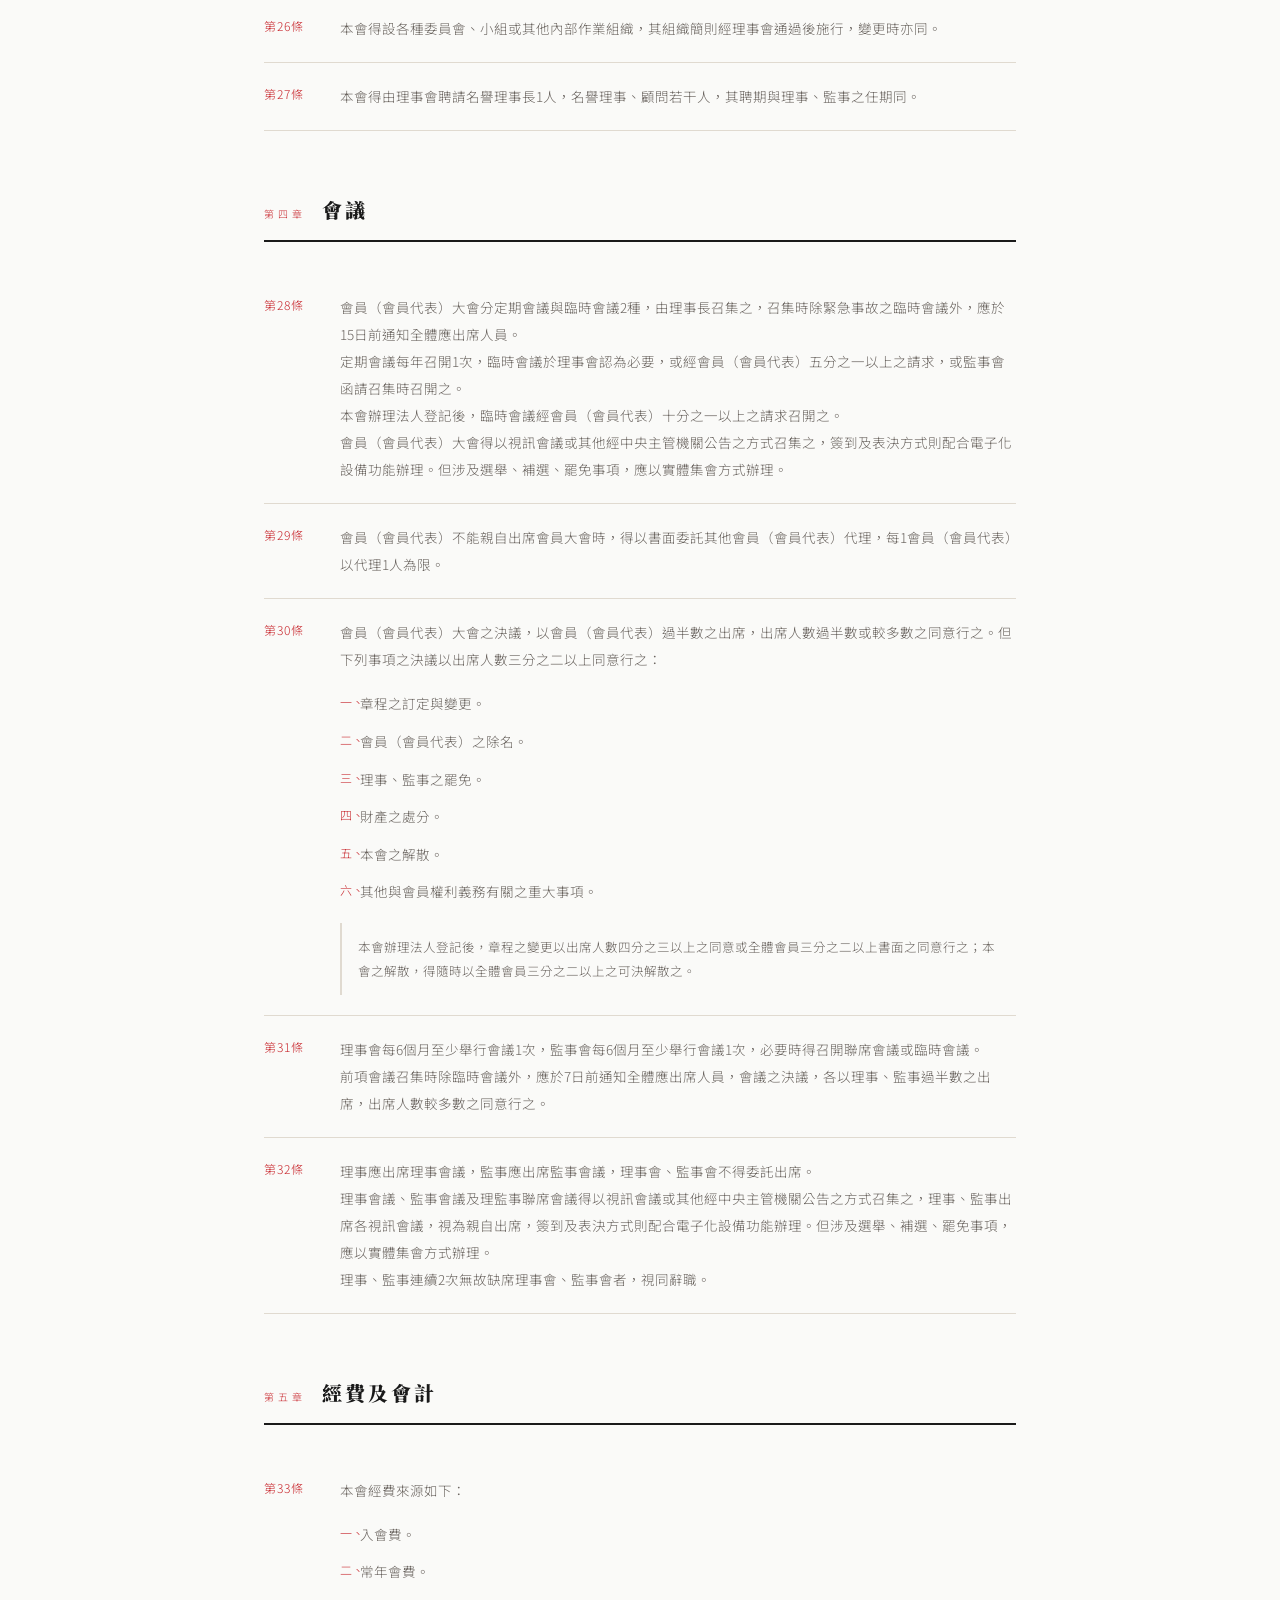
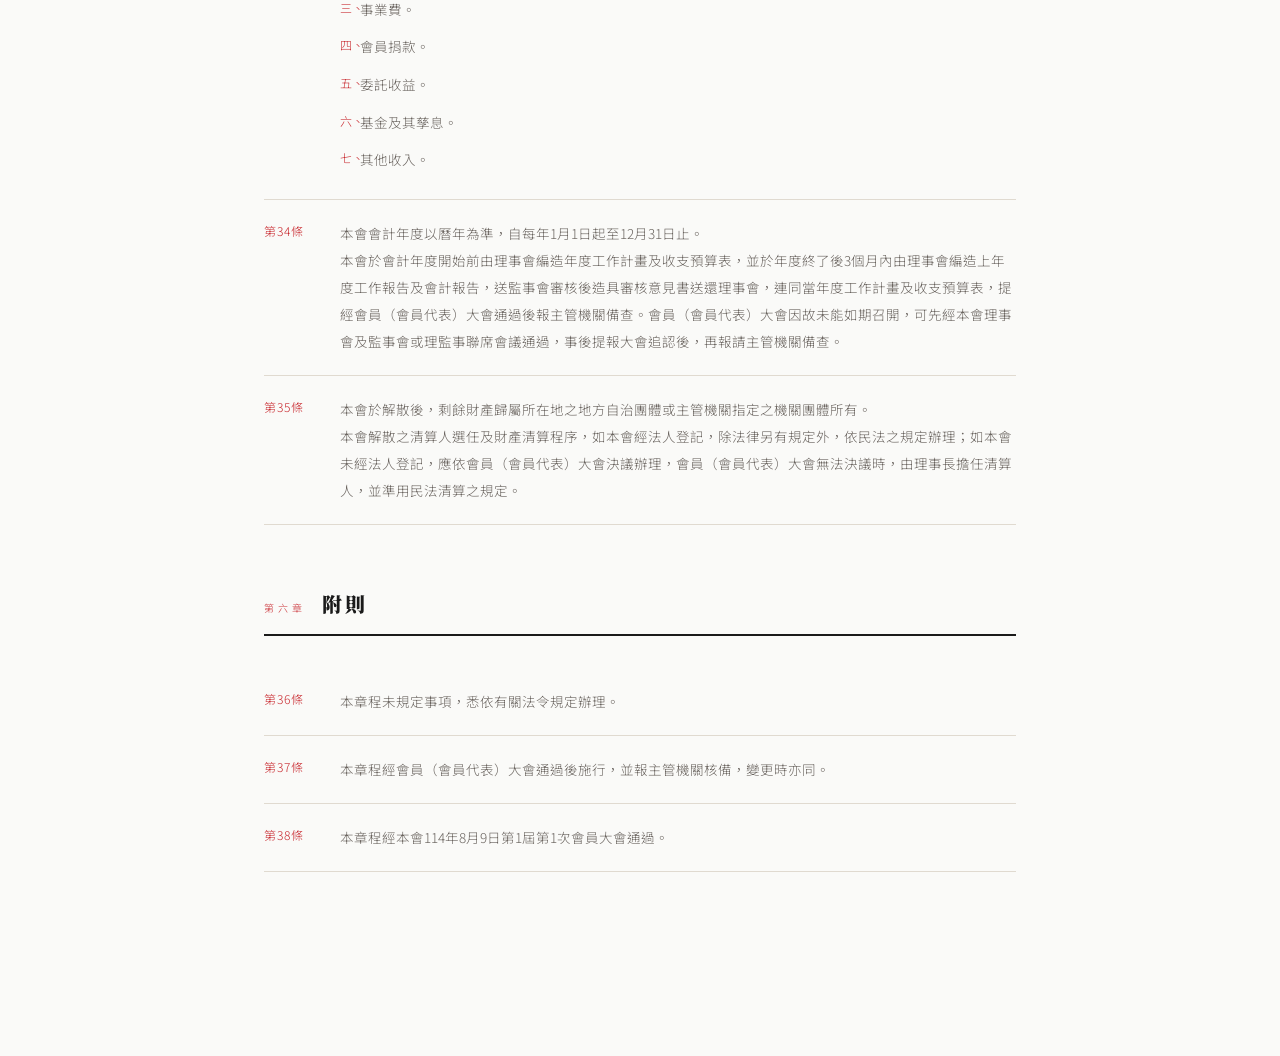
<file: charter.html>
<!DOCTYPE html>
<html lang="zh-TW">
<head>
  <meta charset="UTF-8">
  <meta name="viewport" content="width=device-width, initial-scale=1.0">
  <link rel="icon" href="assets/icons/03.png">
  <meta name="google-adsense-account" content="ca-pub-6476285123291834">
  <title>協會章程 | 台灣拉麵協會</title>
  <script async src="https://pagead2.googlesyndication.com/pagead/js/adsbygoogle.js?client=ca-pub-6476285123291834" crossorigin="anonymous"></script>
  <link rel="preconnect" href="https://fonts.googleapis.com">
  <link href="https://fonts.googleapis.com/css2?family=Noto+Sans+TC:wght@300;400;500&family=Noto+Serif+TC:wght@700;900&display=swap" rel="stylesheet">
  <link rel="stylesheet" href="assets/css/style.css">
  <style>
    main { max-width: 800px; margin: 0 auto; padding: 80px 24px 120px; }
    .page-title { font-family: 'Noto Serif TC', serif; font-size: clamp(28px, 4vw, 44px); font-weight: 900; letter-spacing: 0.06em; margin-bottom: 8px; }
    .page-approved { font-size: 11px; letter-spacing: 1px; color: var(--muted); margin-bottom: 64px; }

    .chapter { margin-bottom: 64px; }
    .chapter-header {
      display: flex; align-items: baseline; gap: 16px;
      border-bottom: 2px solid var(--ink); padding-bottom: 16px; margin-bottom: 32px;
    }
    .chapter-num { font-size: 10px; letter-spacing: 4px; color: var(--red); }
    .chapter-title { font-family: 'Noto Serif TC', serif; font-size: 20px; font-weight: 900; letter-spacing: 3px; }

    .article { display: grid; grid-template-columns: 60px 1fr; gap: 16px; padding: 20px 0; border-bottom: 1px solid var(--line); }
    .article-num { font-size: 12px; letter-spacing: 1px; color: var(--red); padding-top: 2px; white-space: nowrap; }
    .article-body { font-size: 13.5px; line-height: 2; color: var(--muted); }
    .article-intro { margin-bottom: 12px; }
    .article-items { list-style: none; padding-left: 0; }
    .article-items li { padding: 6px 0 6px 20px; position: relative; line-height: 1.9; }
    .article-items li::before { content: attr(data-num); position: absolute; left: 0; color: var(--red); font-size: 12px; }
    .article-note { margin-top: 12px; padding: 12px 16px; border-left: 2px solid var(--line); font-size: 12.5px; color: var(--muted); line-height: 1.9; }
    .article-content { white-space: pre-line; }

    @media (max-width: 600px) {
      main { padding: 60px 20px 80px; }
      .article { grid-template-columns: 48px 1fr; gap: 12px; }
    }
  </style>
</head>
<body>
  <nav>
    <a href="index.html" class="nav-logo">台灣<span>拉麵</span>協會</a>
    <a href="about.html" class="nav-back">← 關於協會</a>
  </nav>

  <main>
    <p class="page-label">CHARTER</p>
    <h1 class="page-title" id="charter-title">台灣拉麵協會章程</h1>
    <p class="page-approved" id="charter-approved"></p>
    <div id="charter-body"></div>
  </main>

  <script>
    const CJK_NUMS = ['一','二','三','四','五','六','七','八','九','十'];

    fetch('data/charter.json?t=' + Date.now())
      .then(r => r.json())
      .then(data => {
        document.getElementById('charter-title').textContent = data.title;
        document.getElementById('charter-approved').textContent = data.approved;

        const body = document.getElementById('charter-body');
        data.chapters.forEach(ch => {
          const section = document.createElement('div');
          section.className = 'chapter';
          section.innerHTML = `<div class="chapter-header">
            <span class="chapter-num">${ch.number}</span>
            <span class="chapter-title">${ch.title}</span>
          </div>`;

          ch.articles.forEach(art => {
            const row = document.createElement('div');
            row.className = 'article';
            row.innerHTML = `<div class="article-num">第${art.number}條</div><div class="article-body"></div>`;
            const artBody = row.querySelector('.article-body');

            if (art.intro) {
              artBody.innerHTML += `<div class="article-intro">${art.intro}</div>`;
            }
            if (art.items) {
              const ul = document.createElement('ul');
              ul.className = 'article-items';
              art.items.forEach((item, i) => {
                const li = document.createElement('li');
                li.setAttribute('data-num', CJK_NUMS[i] + '、');
                li.textContent = item;
                ul.appendChild(li);
              });
              artBody.appendChild(ul);
            }
            if (art.note) {
              artBody.innerHTML += `<div class="article-note">${art.note}</div>`;
            }
            if (art.content) {
              artBody.innerHTML += `<div class="article-content">${art.content}</div>`;
            }

            section.appendChild(row);
          });
          body.appendChild(section);
        });
      });
  </script>
</body>
</html>
</file>
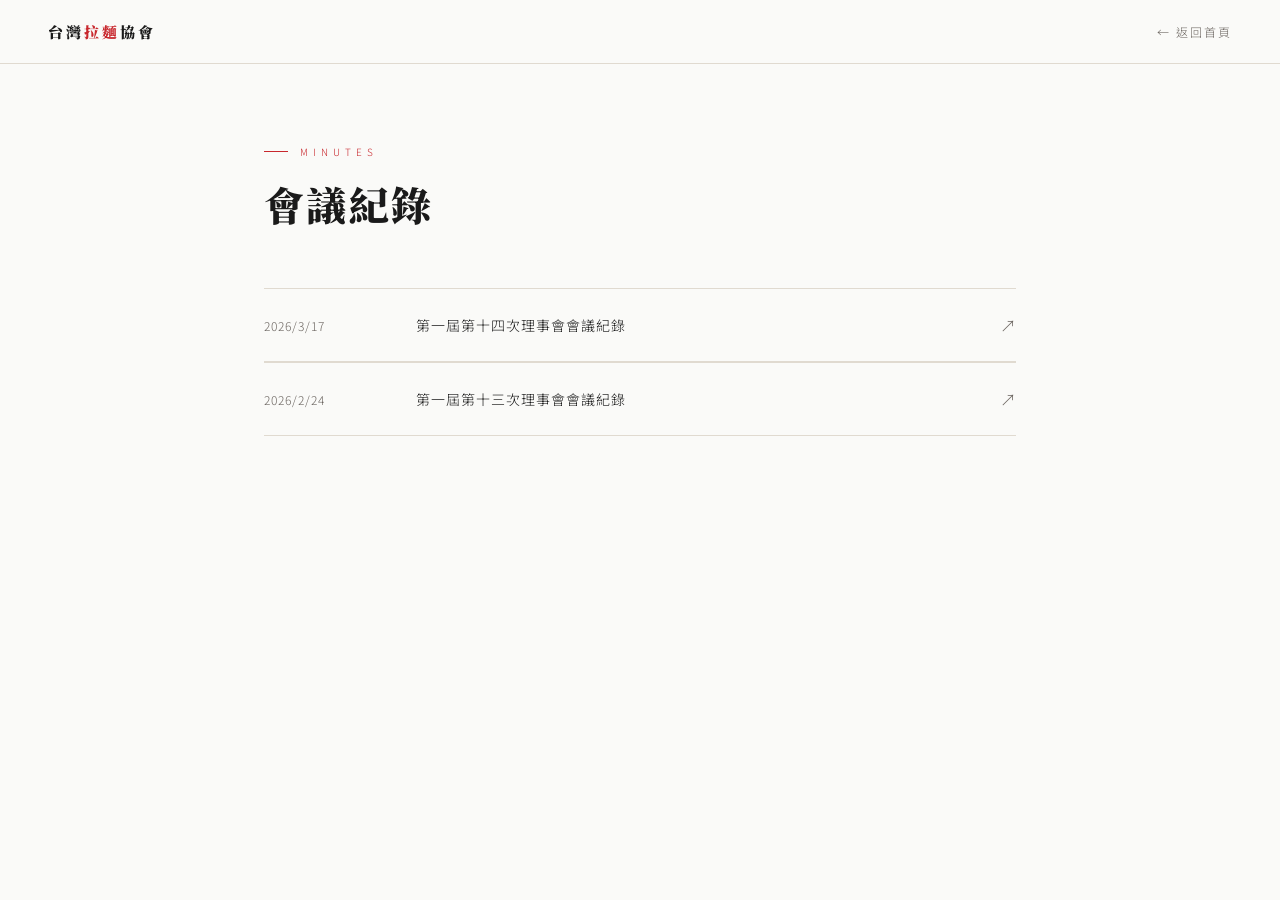
<file: meetings.html>
<!DOCTYPE html>
<html lang="zh-TW">
<head>
  <meta charset="UTF-8">
  <meta name="viewport" content="width=device-width, initial-scale=1.0">
  <link rel="icon" href="assets/icons/03.png">
  <meta name="google-adsense-account" content="ca-pub-6476285123291834">
  <title>會議紀錄 | 台灣拉麵協會</title>
  <script async src="https://pagead2.googlesyndication.com/pagead/js/adsbygoogle.js?client=ca-pub-6476285123291834" crossorigin="anonymous"></script>
  <link rel="preconnect" href="https://fonts.googleapis.com">
  <link href="https://fonts.googleapis.com/css2?family=Noto+Sans+TC:wght@300;400;500&family=Noto+Serif+TC:wght@700;900&display=swap" rel="stylesheet">
  <link rel="stylesheet" href="assets/css/style.css">
  <style>
    body { min-height: 100vh; }
    main { max-width: 800px; margin: 0 auto; padding: 80px 24px; }
    .page-title { font-family: 'Noto Serif TC', serif; font-size: clamp(28px, 4vw, 40px); font-weight: 900; letter-spacing: 0.06em; margin-bottom: 56px; }

    /* LIST */
    .meetings-list { list-style: none; }
    .meeting-item {
      display: grid;
      grid-template-columns: 120px 1fr auto;
      align-items: center;
      gap: 32px;
      padding: 24px 0;
      border-bottom: 1px solid var(--line);
      text-decoration: none;
      color: inherit;
      transition: opacity 0.2s;
    }
    .meeting-item:first-child { border-top: 1px solid var(--line); }
    .meeting-item:hover { opacity: 0.6; }
    .meeting-date {
      font-size: 12px;
      letter-spacing: 1px;
      color: var(--muted);
    }
    .meeting-title {
      font-size: 14px;
      letter-spacing: 1px;
      line-height: 1.6;
    }
    .meeting-icon {
      font-size: 16px;
      color: var(--muted);
    }

    /* LOADING / EMPTY */
    #status {
      font-size: 13px;
      color: var(--muted);
      letter-spacing: 1px;
      padding: 40px 0;
    }

    @media (max-width: 600px) {
      main { padding: 60px 20px; }
      .meeting-item { grid-template-columns: 1fr auto; gap: 16px; }
      .meeting-date { display: none; }
      .meeting-title { font-size: 13px; }
    }
  </style>
</head>
<body>

  <nav>
    <a href="index.html" class="nav-logo">台灣<span>拉麵</span>協會</a>
    <a href="index.html" class="nav-back">← 返回首頁</a>
  </nav>

  <main>
    <p class="page-label">MINUTES</p>
    <h1 class="page-title">會議紀錄</h1>
    <p id="status">載入中…</p>
    <ul class="meetings-list" id="list"></ul>
  </main>

  <script>
    fetch('data/meetings.json?t=' + Date.now())
      .then(r => r.json())
      .then(data => {
        const status = document.getElementById('status');
        const list   = document.getElementById('list');
        status.remove();
        if (!data.length) {
          list.insertAdjacentHTML('afterend', '<p id="status">尚無會議紀錄。</p>');
          return;
        }
        data.forEach(m => {
          const li = document.createElement('li');
          li.innerHTML = `
            <a class="meeting-item" href="${m.url}" target="_blank" rel="noopener">
              <span class="meeting-date">${m.date}</span>
              <span class="meeting-title">${m.title}</span>
              <span class="meeting-icon">↗</span>
            </a>`;
          list.appendChild(li);
        });
      })
      .catch(() => {
        document.getElementById('status').textContent = '載入失敗，請稍後再試。';
      });
  </script>
</body>
</html>
</file>
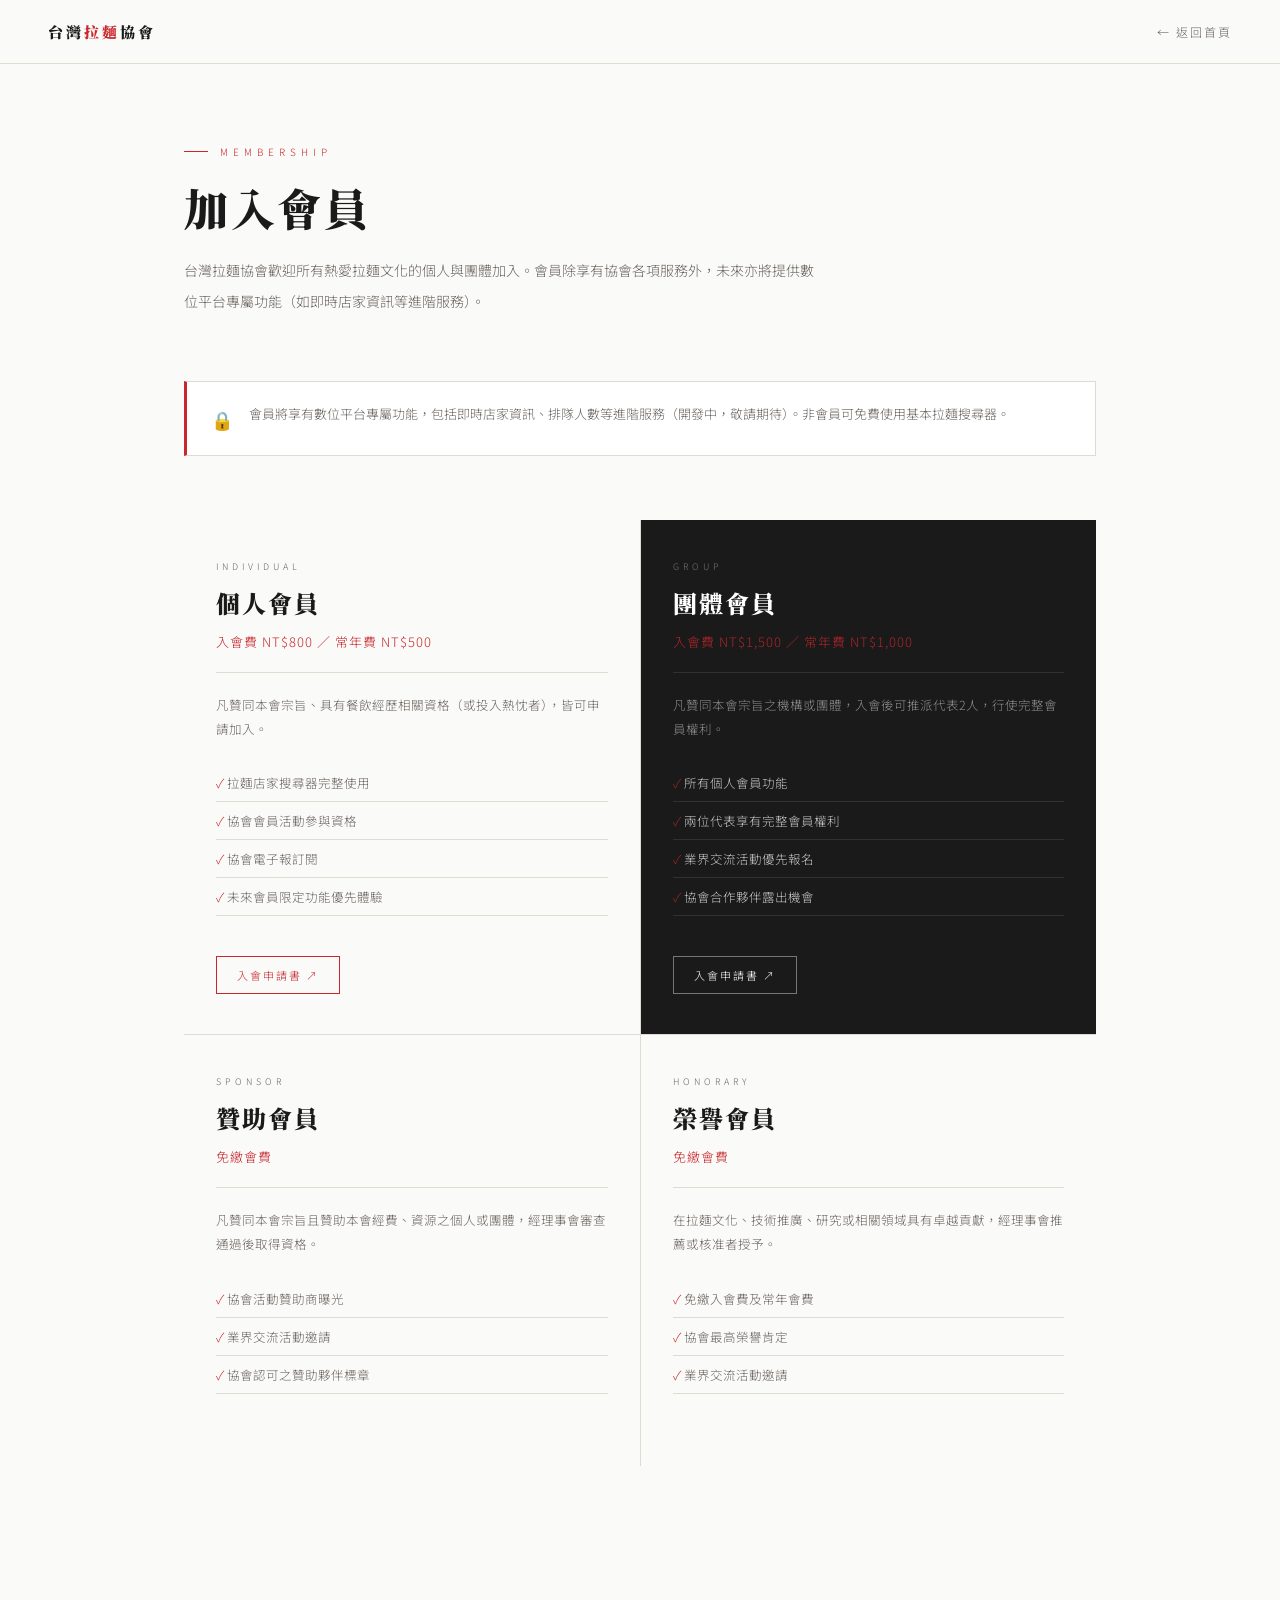
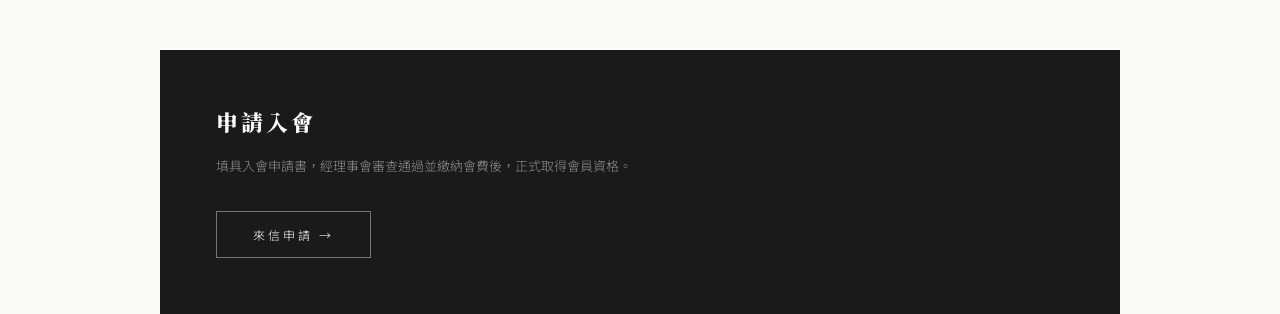
<file: membership.html>
<!DOCTYPE html>
<html lang="zh-TW">
<head>
  <meta charset="UTF-8">
  <meta name="viewport" content="width=device-width, initial-scale=1.0">
  <link rel="icon" href="assets/icons/03.png">
  <meta name="google-adsense-account" content="ca-pub-6476285123291834">
  <title>加入會員 | 台灣拉麵協會</title>
  <script async src="https://pagead2.googlesyndication.com/pagead/js/adsbygoogle.js?client=ca-pub-6476285123291834" crossorigin="anonymous"></script>
  <link rel="preconnect" href="https://fonts.googleapis.com">
  <link href="https://fonts.googleapis.com/css2?family=Noto+Sans+TC:wght@300;400;500&family=Noto+Serif+TC:wght@700;900&display=swap" rel="stylesheet">
  <link rel="stylesheet" href="assets/css/style.css">
  <style>
    main { max-width: 960px; margin: 0 auto; padding: 80px 24px 120px; }
    .page-title { font-family: 'Noto Serif TC', serif; font-size: clamp(28px, 4vw, 44px); font-weight: 900; letter-spacing: 0.06em; margin-bottom: 16px; }
    .page-intro { font-size: 14px; line-height: 2.2; color: var(--muted); max-width: 640px; margin-bottom: 64px; }

    /* Future feature notice */
    .feature-notice {
      display: flex; align-items: flex-start; gap: 16px;
      background: var(--white); border: 1px solid var(--line);
      border-left: 3px solid var(--red);
      padding: 20px 24px; margin-bottom: 64px;
      font-size: 13px; line-height: 1.8; color: var(--muted);
    }
    .feature-notice-icon { font-size: 18px; flex-shrink: 0; margin-top: 1px; }

    /* Tier grid */
    .tier-grid {
      display: grid;
      grid-template-columns: repeat(2, 1fr);
      gap: 1px;
      background: var(--line);
      margin-bottom: 64px;
    }
    .tier-card { background: var(--paper); padding: 40px 32px; }
    .tier-card.featured { background: var(--ink); color: var(--white); }
    .tier-tag { font-size: 9px; letter-spacing: 4px; color: var(--muted); margin-bottom: 12px; }
    .tier-card.featured .tier-tag { color: rgba(255,255,255,0.4); }
    .tier-name { font-family: 'Noto Serif TC', serif; font-size: 24px; font-weight: 900; letter-spacing: 2px; margin-bottom: 8px; }
    .tier-fee { margin-bottom: 20px; }
    .tier-fee-amount { font-size: 13px; color: var(--red); letter-spacing: 1px; }
    .tier-card.featured .tier-fee-amount { color: rgba(200,39,45,0.85); }
    .tier-desc { font-size: 12.5px; line-height: 1.9; color: var(--muted); margin-bottom: 24px; border-top: 1px solid var(--line); padding-top: 20px; }
    .tier-card.featured .tier-desc { color: rgba(255,255,255,0.5); border-top-color: rgba(255,255,255,0.1); }
    .tier-features { list-style: none; margin-bottom: 32px; }
    .tier-features li { font-size: 12.5px; padding: 9px 0; border-bottom: 1px solid var(--line); color: var(--muted); }
    .tier-card.featured .tier-features li { border-bottom-color: rgba(255,255,255,0.1); color: rgba(255,255,255,0.75); }
    .tier-features li::before { content: '✓ '; color: var(--red); }
    .tier-card.featured .tier-features li::before { color: rgba(200,39,45,0.8); }

    .btn-apply-form {
      display: inline-block; font-size: 11px; letter-spacing: 2px;
      color: var(--red); border: 1px solid var(--red);
      padding: 10px 20px; text-decoration: none; margin-top: 8px;
      transition: all 0.2s;
    }
    .btn-apply-form:hover { background: var(--red); color: var(--white); }
    .tier-card.featured .btn-apply-form {
      color: var(--white); border-color: rgba(255,255,255,0.4);
    }
    .tier-card.featured .btn-apply-form:hover {
      background: var(--red); border-color: var(--red);
    }

    /* Apply section */
    .apply-section { background: var(--ink); color: var(--white); padding: 56px; }
    .apply-title { font-family: 'Noto Serif TC', serif; font-size: 22px; font-weight: 900; letter-spacing: 3px; margin-bottom: 16px; }
    .apply-note { font-size: 13px; line-height: 2; color: rgba(255,255,255,0.5); max-width: 560px; margin-bottom: 32px; }
    .btn-apply {
      display: inline-block; font-size: 12px; letter-spacing: 3px;
      color: var(--white); border: 1px solid rgba(255,255,255,0.4);
      padding: 14px 36px; text-decoration: none; transition: all 0.2s;
    }
    .btn-apply:hover { background: var(--red); border-color: var(--red); }

    @media (max-width: 700px) {
      main { padding: 60px 20px 80px; }
      .tier-grid { grid-template-columns: 1fr; }
      .apply-section { padding: 40px 24px; }
    }
  </style>
</head>
<body>
  <nav>
    <a href="index.html" class="nav-logo">台灣<span>拉麵</span>協會</a>
    <a href="index.html" class="nav-back">← 返回首頁</a>
  </nav>

  <main>
    <p class="page-label">MEMBERSHIP</p>
    <h1 class="page-title">加入會員</h1>
    <p class="page-intro" id="page-intro"></p>

    <div class="feature-notice">
      <span class="feature-notice-icon">🔒</span>
      <span>會員將享有數位平台專屬功能，包括即時店家資訊、排隊人數等進階服務（開發中，敬請期待）。非會員可免費使用基本拉麵搜尋器。</span>
    </div>

    <div class="tier-grid" id="tier-grid"></div>
  </main>

  <div class="apply-section" style="max-width:960px;margin:0 auto;">
    <div class="apply-title">申請入會</div>
    <p class="apply-note" id="apply-note"></p>
    <a href="mailto:taiwan.ramen.association@gmail.com" class="btn-apply">來信申請 →</a>
  </div>

  <script>
    fetch('data/membership.json?t=' + Date.now())
      .then(r => r.json())
      .then(data => {
        document.getElementById('page-intro').textContent = data.intro;
        document.getElementById('apply-note').textContent = data.apply_note;

        const grid = document.getElementById('tier-grid');
        data.tiers.forEach(tier => {
          const card = document.createElement('div');
          card.className = 'tier-card' + (tier.featured ? ' featured' : '');

          let feeHtml = '';
          if (tier.entry_fee !== null) {
            feeHtml = `<div class="tier-fee">
              <span class="tier-fee-amount">入會費 NT$${tier.entry_fee.toLocaleString()} ／ 常年費 NT$${tier.annual_fee.toLocaleString()}</span>
            </div>`;
          } else {
            feeHtml = `<div class="tier-fee"><span class="tier-fee-amount">免繳會費</span></div>`;
          }

          const applyBtn = tier.apply_url
            ? `<a class="btn-apply-form" href="${tier.apply_url}" target="_blank" rel="noopener">入會申請書 ↗</a>`
            : '';

          card.innerHTML = `
            <div class="tier-tag">${tier.tag}</div>
            <div class="tier-name">${tier.name}</div>
            ${feeHtml}
            <div class="tier-desc">${tier.description}</div>
            <ul class="tier-features">
              ${tier.features.map(f => `<li>${f}</li>`).join('')}
            </ul>
            ${applyBtn}`;
          grid.appendChild(card);
        });
      });
  </script>
</body>
</html>
</file>
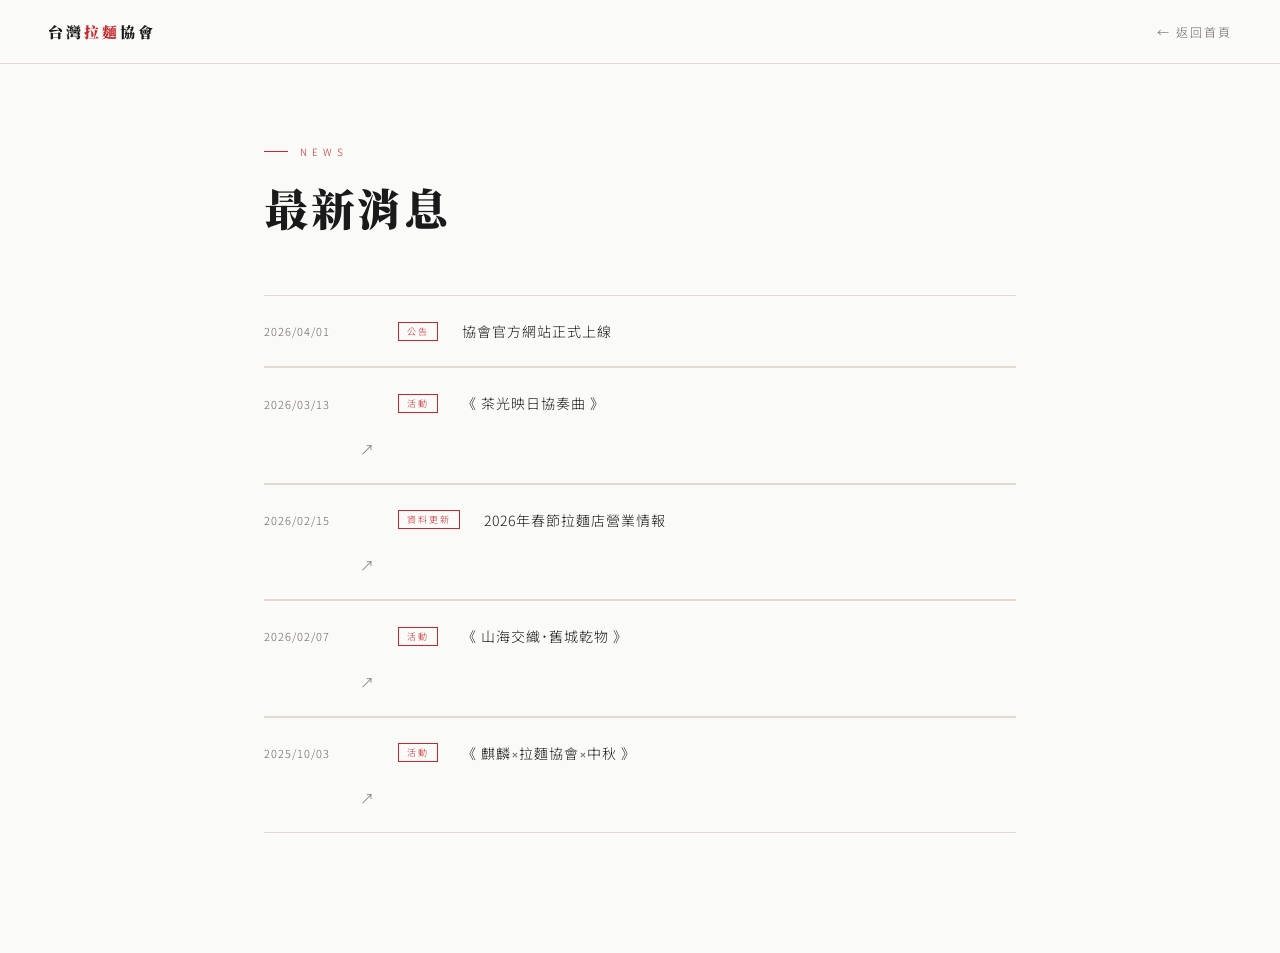
<file: news.html>
<!DOCTYPE html>
<html lang="zh-TW">
<head>
  <meta charset="UTF-8">
  <meta name="viewport" content="width=device-width, initial-scale=1.0">
  <link rel="icon" href="assets/icons/03.png">
  <meta name="google-adsense-account" content="ca-pub-6476285123291834">
  <title>最新消息 | 台灣拉麵協會</title>
  <script async src="https://pagead2.googlesyndication.com/pagead/js/adsbygoogle.js?client=ca-pub-6476285123291834" crossorigin="anonymous"></script>
  <link rel="preconnect" href="https://fonts.googleapis.com">
  <link href="https://fonts.googleapis.com/css2?family=Noto+Sans+TC:wght@300;400;500&family=Noto+Serif+TC:wght@700;900&display=swap" rel="stylesheet">
  <link rel="stylesheet" href="assets/css/style.css">
  <style>
    main { max-width: 800px; margin: 0 auto; padding: 80px 24px 120px; }
    .page-title { font-family: 'Noto Serif TC', serif; font-size: clamp(28px, 4vw, 44px); font-weight: 900; letter-spacing: 0.06em; margin-bottom: 56px; }

    .news-list { list-style: none; }
    .news-item {
      display: grid;
      grid-template-columns: 110px auto 1fr;
      gap: 24px;
      align-items: center;
      padding: 24px 0;
      border-bottom: 1px solid var(--line);
      text-decoration: none;
      color: inherit;
    }
    .news-item:first-child { border-top: 1px solid var(--line); }
    .news-item.has-link { transition: opacity 0.2s; cursor: pointer; }
    .news-item.has-link:hover { opacity: 0.6; }
    .news-item.no-link { cursor: default; }
    .news-date { font-size: 11px; letter-spacing: 1px; color: var(--muted); }
    .news-tag {
      display: inline-block; font-size: 9px; letter-spacing: 2px;
      color: var(--red); border: 1px solid var(--red);
      padding: 2px 8px; white-space: nowrap;
    }
    .news-title { font-size: 14px; letter-spacing: 1px; line-height: 1.6; }
    .news-arrow { font-size: 14px; color: var(--muted); margin-left: auto; padding-left: 16px; }

    #status { font-size: 13px; color: var(--muted); letter-spacing: 1px; padding: 40px 0; }

    @media (max-width: 600px) {
      main { padding: 60px 20px 80px; }
      .news-item { grid-template-columns: 1fr; gap: 8px; }
      .news-date { font-size: 10px; }
    }
  </style>
</head>
<body>
  <nav>
    <a href="index.html" class="nav-logo">台灣<span>拉麵</span>協會</a>
    <a href="index.html" class="nav-back">← 返回首頁</a>
  </nav>

  <main>
    <p class="page-label">NEWS</p>
    <h1 class="page-title">最新消息</h1>
    <p id="status">載入中…</p>
    <ul class="news-list" id="list"></ul>
  </main>

  <script>
    fetch('data/news.json?t=' + Date.now())
      .then(r => r.json())
      .then(data => {
        document.getElementById('status').remove();
        const list = document.getElementById('list');
        data.forEach(item => {
          const li = document.createElement('li');
          const hasLink = !!item.url;
          const tag = `<span class="news-date">${item.date}</span>
            <span class="news-tag">${item.tag}</span>
            <span class="news-title">${item.title}</span>
            ${hasLink ? '<span class="news-arrow">↗</span>' : ''}`;

          if (hasLink) {
            li.innerHTML = `<a class="news-item has-link" href="${item.url}" target="_blank" rel="noopener">${tag}</a>`;
          } else {
            li.innerHTML = `<div class="news-item no-link">${tag}</div>`;
          }
          list.appendChild(li);
        });
      })
      .catch(() => {
        document.getElementById('status').textContent = '載入失敗，請稍後再試。';
      });
  </script>
</body>
</html>
</file>
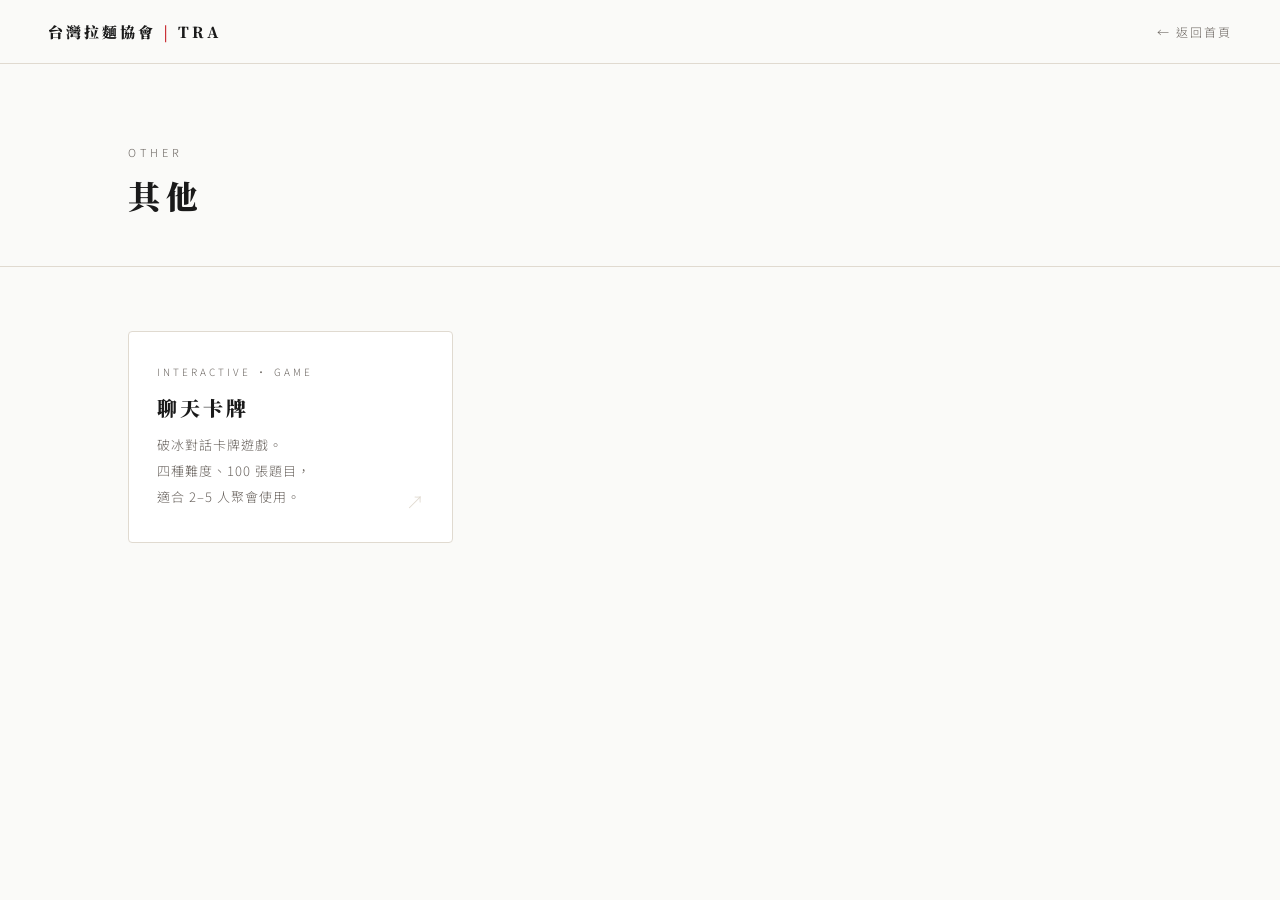
<file: other.html>
<!DOCTYPE html>
<html lang="zh-TW">
<head>
  <meta charset="UTF-8">
  <meta name="viewport" content="width=device-width, initial-scale=1.0">
  <link rel="icon" href="assets/icons/03.png">
  <title>其他 | 台灣拉麵協會</title>
  <link rel="preconnect" href="https://fonts.googleapis.com">
  <link href="https://fonts.googleapis.com/css2?family=Noto+Sans+TC:wght@300;400;500;700&family=Noto+Serif+TC:wght@700;900&display=swap" rel="stylesheet">
  <link rel="stylesheet" href="assets/css/style.css">
  <style>
    .other-hero {
      padding: 80px 10vw 48px;
      border-bottom: 1px solid var(--line);
    }
    .other-eyebrow {
      font-size: 11px;
      letter-spacing: 4px;
      color: var(--muted);
      margin-bottom: 12px;
    }
    .other-title {
      font-family: 'Noto Serif TC', serif;
      font-size: 32px;
      font-weight: 900;
      letter-spacing: 6px;
      color: var(--ink);
    }

    .other-grid {
      padding: 64px 10vw 100px;
      display: grid;
      grid-template-columns: repeat(auto-fill, minmax(280px, 1fr));
      gap: 24px;
    }

    .other-card {
      display: block;
      text-decoration: none;
      border: 1.5px solid var(--line);
      border-radius: 4px;
      padding: 32px 28px;
      background: var(--white);
      transition: border-color .2s, box-shadow .2s, transform .2s;
      position: relative;
      overflow: hidden;
    }
    .other-card:hover {
      border-color: var(--ink);
      box-shadow: 0 4px 20px rgba(0,0,0,.08);
      transform: translateY(-2px);
    }
    .other-card-tag {
      font-size: 10px;
      letter-spacing: 3px;
      color: var(--muted);
      margin-bottom: 14px;
    }
    .other-card-title {
      font-family: 'Noto Serif TC', serif;
      font-size: 20px;
      font-weight: 900;
      letter-spacing: 3px;
      color: var(--ink);
      margin-bottom: 10px;
    }
    .other-card-desc {
      font-size: 13px;
      line-height: 2;
      letter-spacing: 1px;
      color: var(--muted);
    }
    .other-card-arrow {
      position: absolute;
      bottom: 28px;
      right: 28px;
      font-size: 18px;
      color: var(--line);
      transition: color .2s, transform .2s;
    }
    .other-card:hover .other-card-arrow {
      color: var(--ink);
      transform: translate(3px, -3px);
    }

    .other-card-accent {
      position: absolute;
      top: 0; left: 0;
      width: 3px;
      height: 100%;
      background: var(--ink);
      opacity: 0;
      transition: opacity .2s;
    }
    .other-card:hover .other-card-accent { opacity: 1; }

    @media (max-width: 600px) {
      .other-hero { padding: 72px 24px 40px; }
      .other-grid { padding: 40px 24px 80px; }
      .other-title { font-size: 24px; }
    }
  </style>
</head>
<body>

<nav>
  <a class="nav-logo" href="index.html">台灣拉麵協會 <span>|</span> TRA</a>
  <a class="nav-back" href="index.html">← 返回首頁</a>
</nav>

<div class="other-hero">
  <div class="other-eyebrow">OTHER</div>
  <div class="other-title">其他</div>
</div>

<div class="other-grid">

  <!-- 聊天卡牌 -->
  <a class="other-card" href="cards.html" target="_blank" rel="noopener">
    <div class="other-card-accent"></div>
    <div class="other-card-tag">INTERACTIVE · GAME</div>
    <div class="other-card-title">聊天卡牌</div>
    <div class="other-card-desc">
      破冰對話卡牌遊戲。<br>
      四種難度、100 張題目，<br>
      適合 2–5 人聚會使用。
    </div>
    <div class="other-card-arrow">↗</div>
  </a>

</div>

</body>
</html>
</file>
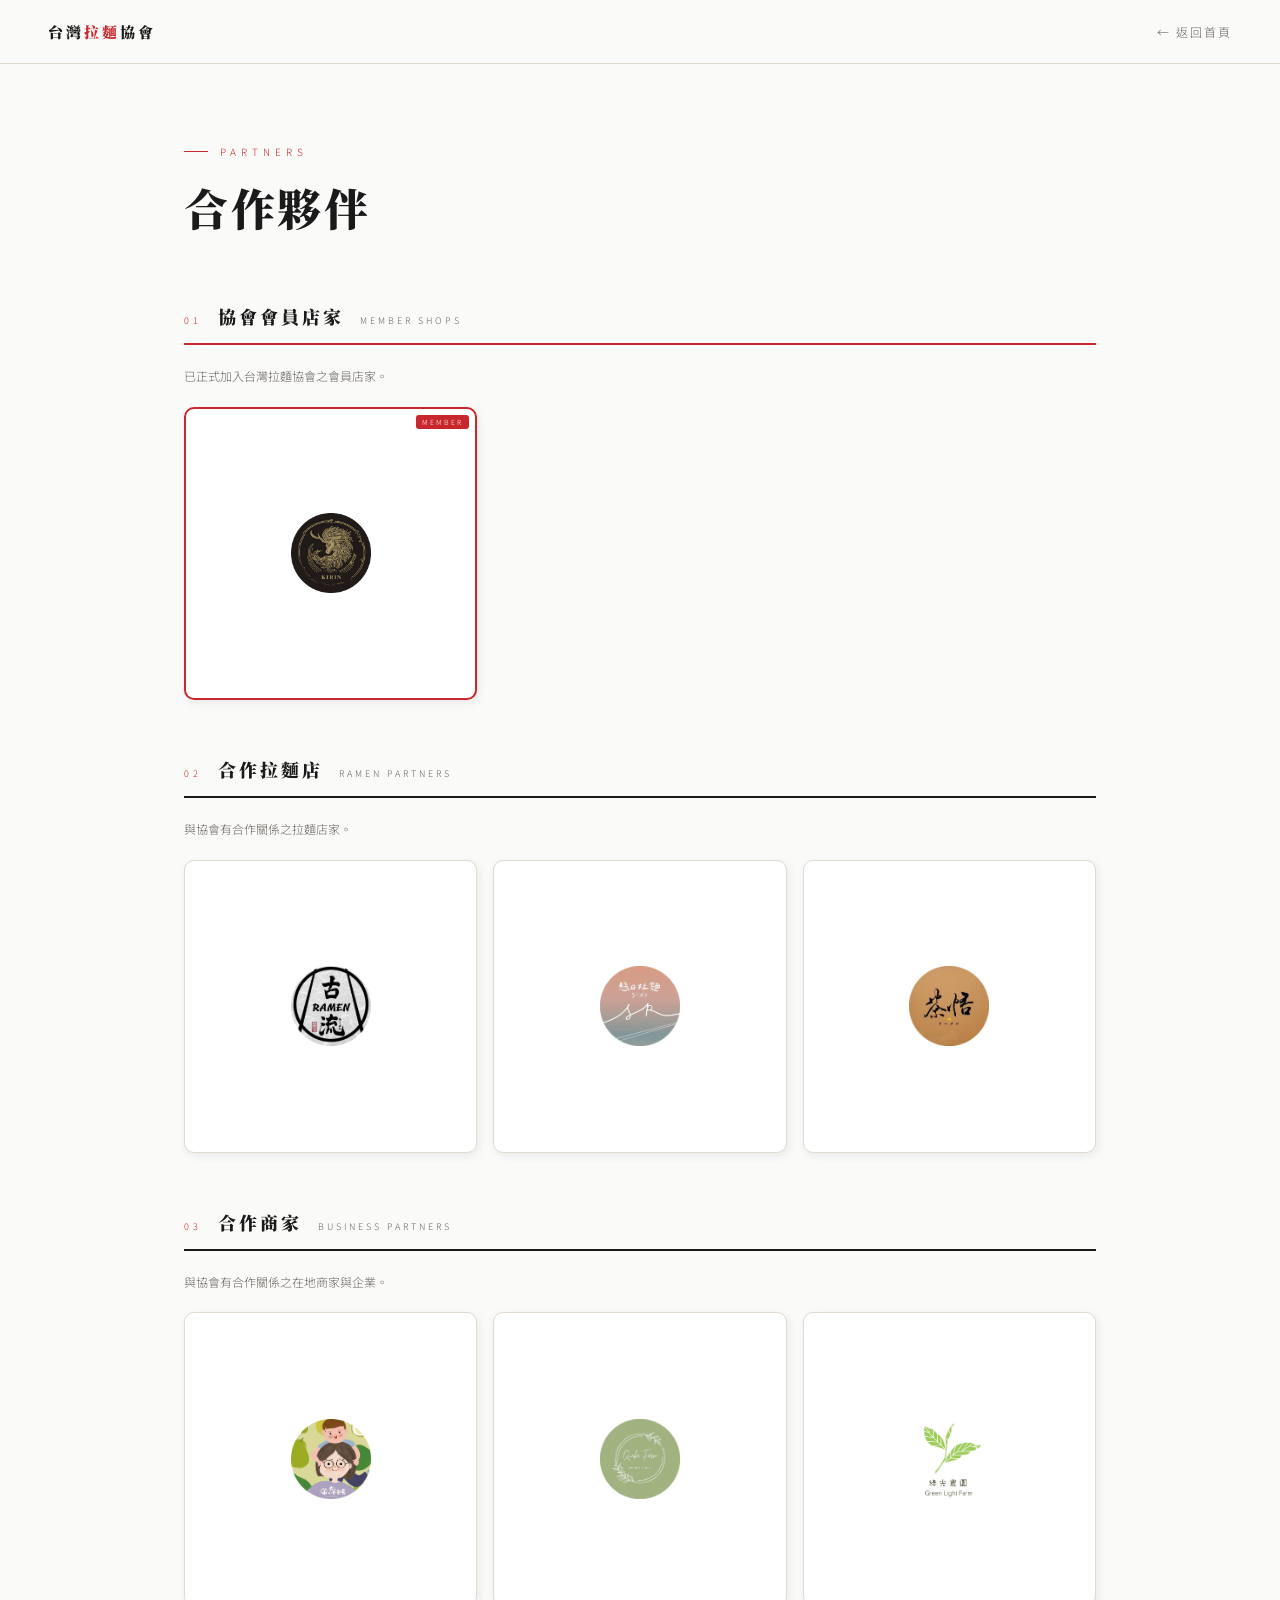
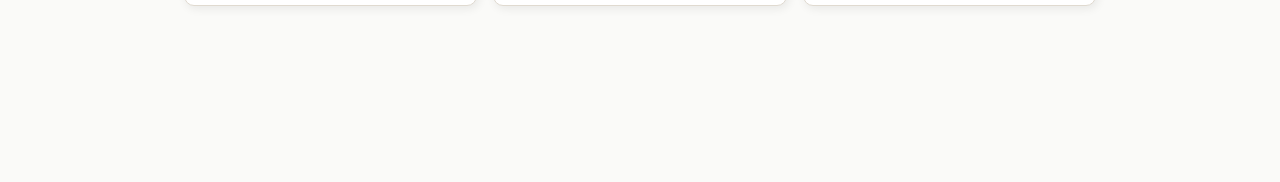
<file: partners.html>
<!DOCTYPE html>
<html lang="zh-TW">
<head>
  <meta charset="UTF-8">
  <meta name="viewport" content="width=device-width, initial-scale=1.0">
  <link rel="icon" href="assets/icons/03.png">
  <meta name="google-adsense-account" content="ca-pub-6476285123291834">
  <title>合作夥伴 | 台灣拉麵協會</title>
  <script async src="https://pagead2.googlesyndication.com/pagead/js/adsbygoogle.js?client=ca-pub-6476285123291834" crossorigin="anonymous"></script>
  <link rel="preconnect" href="https://fonts.googleapis.com">
  <link href="https://fonts.googleapis.com/css2?family=Noto+Sans+TC:wght@300;400;500&family=Noto+Serif+TC:wght@700;900&display=swap" rel="stylesheet">
  <link rel="stylesheet" href="assets/css/style.css">
  <style>
    main { max-width: 960px; margin: 0 auto; padding: 80px 24px 120px; }
    .page-title { font-family: 'Noto Serif TC', serif; font-size: clamp(28px, 4vw, 44px); font-weight: 900; letter-spacing: 0.06em; margin-bottom: 64px; }

    .partners-section { margin-bottom: 56px; }
    .partners-section-header {
      display: flex;
      align-items: baseline;
      gap: 16px;
      border-bottom: 2px solid var(--ink);
      padding-bottom: 14px;
      margin-bottom: 20px;
    }
    .partners-section-header.is-member { border-bottom-color: var(--red); }
    .partners-section-num { font-size: 9px; letter-spacing: 4px; color: var(--red); }
    .partners-section-title { font-family: 'Noto Serif TC', serif; font-size: 18px; font-weight: 900; letter-spacing: 3px; }
    .partners-section-desc { font-size: 12px; color: var(--muted); line-height: 1.8; margin-bottom: 20px; }

    .partners-grid {
      display: grid;
      gap: 16px;
    }
    .partners-grid-4 { grid-template-columns: repeat(4, 1fr); }
    .partners-grid-3 { grid-template-columns: repeat(3, 1fr); }
    .partners-grid-auto { grid-template-columns: repeat(4, 1fr); }

    .partner-card {
      background: var(--white);
      aspect-ratio: 1/1;
      display: flex;
      align-items: center;
      justify-content: center;
      padding: 16px;
      position: relative;
      border: 1.5px solid var(--line);
      border-radius: 10px;
      box-shadow: 2px 3px 10px rgba(0,0,0,0.07);
      transition: transform 0.25s, box-shadow 0.25s;
    }
    .partner-card.is-member { border-color: var(--red); border-width: 2px; }
    .partner-card.has-link:hover {
      transform: scale(1.05);
      box-shadow: 4px 6px 18px rgba(0,0,0,0.13);
      z-index: 1;
      cursor: pointer;
    }
    .partner-card img { max-height: 80px; max-width: 100%; width: auto; object-fit: contain; }
    .member-badge {
      position: absolute;
      top: 6px; right: 6px;
      font-size: 7px;
      letter-spacing: 2px;
      color: var(--white);
      background: var(--red);
      border-radius: 3px;
      padding: 2px 6px;
    }

    #status { font-size: 13px; color: var(--muted); letter-spacing: 1px; padding: 40px 0; }

    @media (max-width: 768px) {
      main { padding: 60px 20px 80px; }
      .partners-grid-4, .partners-grid-3, .partners-grid-auto { grid-template-columns: repeat(2, 1fr); }
      .partners-grid { gap: 12px; }
    }
  </style>
</head>
<body>
  <nav>
    <a href="index.html" class="nav-logo">台灣<span>拉麵</span>協會</a>
    <a href="index.html" class="nav-back">← 返回首頁</a>
  </nav>

  <main>
    <p class="page-label">PARTNERS</p>
    <h1 class="page-title">合作夥伴</h1>
    <p id="status">載入中…</p>
    <div id="partners-body"></div>
  </main>

  <script>
    const CATEGORIES = [
      {
        key: 'member',
        label: '協會會員店家',
        sublabel: 'MEMBER SHOPS',
        desc: '已正式加入台灣拉麵協會之會員店家。',
        isMember: true
      },
      {
        key: 'ramen',
        label: '合作拉麵店',
        sublabel: 'RAMEN PARTNERS',
        desc: '與協會有合作關係之拉麵店家。',
        isMember: false
      },
      {
        key: 'partner',
        label: '合作商家',
        sublabel: 'BUSINESS PARTNERS',
        desc: '與協會有合作關係之在地商家與企業。',
        isMember: false
      }
    ];

    fetch('data/partners.json?t=' + Date.now())
      .then(r => r.json())
      .then(data => {
        document.getElementById('status').remove();
        const body = document.getElementById('partners-body');

        const groups = {};
        data.forEach(p => {
          if (!groups[p.category]) groups[p.category] = [];
          groups[p.category].push(p);
        });

        CATEGORIES.forEach((cat, i) => {
          const items = groups[cat.key];
          if (!items || !items.length) return;

          const sec = document.createElement('div');
          sec.className = 'partners-section';

          const colClass = items.length <= 3 ? 'partners-grid-3' : 'partners-grid-4';

          sec.innerHTML = `
            <div class="partners-section-header${cat.isMember ? ' is-member' : ''}">
              <span class="partners-section-num">${String(i + 1).padStart(2, '0')}</span>
              <span class="partners-section-title">${cat.label}</span>
              <span style="font-size:9px;letter-spacing:3px;color:var(--muted);">${cat.sublabel}</span>
            </div>
            <p class="partners-section-desc">${cat.desc}</p>
            <div class="partners-grid ${colClass}" id="pg-${cat.key}"></div>`;
          body.appendChild(sec);

          const grid = document.getElementById('pg-' + cat.key);
          items.forEach(p => {
            const card = document.createElement('div');
            card.className = 'partner-card' + (cat.isMember ? ' is-member' : '') + (p.url ? ' has-link' : '');
            const badge = cat.isMember ? '<span class="member-badge">MEMBER</span>' : '';
            const img = `<img src="${p.logo}" alt="${p.name}">`;
            card.innerHTML = badge + (p.url
              ? `<a href="${p.url}" target="_blank" rel="noopener" style="display:flex;align-items:center;justify-content:center;width:100%;height:100%;">${img}</a>`
              : img);
            grid.appendChild(card);
          });
        });
      })
      .catch(() => {
        document.getElementById('status').textContent = '載入失敗，請稍後再試。';
      });
  </script>
</body>
</html>
</file>
<file: assets/css/style.css>
/* ── RESET ── */
*, *::before, *::after { box-sizing: border-box; margin: 0; padding: 0; }

/* ── VARIABLES ── */
:root {
  --red:   #C8272D;
  --ink:   #1A1A1A;
  --paper: #FAFAF8;
  --stone: #8B7355;
  --line:  #E0DAD0;
  --muted: #6B6560;
  --white: #FFFFFF;
}

/* ── BASE ── */
html { scroll-behavior: smooth; }
body {
  font-family: 'Noto Sans TC', 'Noto Sans JP', sans-serif;
  background: var(--paper);
  color: var(--ink);
  font-weight: 300;
}

/* ── NAV ── */
nav {
  display: flex;
  align-items: center;
  justify-content: space-between;
  padding: 0 48px;
  height: 64px;
  background: rgba(250, 250, 248, 0.95);
  backdrop-filter: blur(12px);
  border-bottom: 1px solid var(--line);
  position: sticky;
  top: 0;
  z-index: 100;
}
.nav-logo {
  font-family: 'Noto Serif TC', serif;
  font-size: 15px;
  font-weight: 900;
  letter-spacing: 3px;
  color: var(--ink);
  text-decoration: none;
}
.nav-logo span { color: var(--red); }
.nav-back {
  font-size: 12px;
  letter-spacing: 2px;
  color: var(--muted);
  text-decoration: none;
  display: flex;
  align-items: center;
  gap: 8px;
  transition: color 0.2s;
}
.nav-back:hover { color: var(--red); }
.nav-links {
  display: flex;
  gap: 36px;
  list-style: none;
}
.nav-links a {
  font-size: 12px;
  letter-spacing: 2px;
  color: var(--muted);
  text-decoration: none;
  transition: color 0.2s;
}
.nav-links a:hover { color: var(--red); }
.nav-right {
  display: flex;
  align-items: center;
  gap: 20px;
}
.lang-select {
  background: none;
  border: 1px solid var(--line);
  font-size: 11px;
  letter-spacing: 1px;
  color: var(--muted);
  cursor: pointer;
  padding: 4px 8px;
  font-family: inherit;
  border-radius: 2px;
  outline: none;
}
.lang-select:focus { border-color: var(--red); color: var(--red); }
.hamburger {
  display: none;
  flex-direction: column;
  align-items: center;
  justify-content: center;
  gap: 5px;
  width: 40px;
  height: 40px;
  padding: 8px;
  background: none;
  border: none;
  cursor: pointer;
  flex-shrink: 0;
}
.hamburger .line {
  width: 22px;
  height: 1.5px;
  background: var(--ink);
  border-radius: 2px;
  transition: transform 0.35s cubic-bezier(.4,0,.2,1),
              opacity  0.25s ease,
              width    0.35s ease;
  transform-origin: center;
}
/* top line rotates down to form \ */
.hamburger.opened .line.top    { transform: translateY(6.5px) rotate(45deg); }
/* middle fades out */
.hamburger.opened .line.middle { opacity: 0; transform: scaleX(0); }
/* bottom line rotates up to form / */
.hamburger.opened .line.bottom { transform: translateY(-6.5px) rotate(-45deg); }

/* sr-only label */
.hamburger span {
  position: absolute;
  width: 1px; height: 1px;
  padding: 0; margin: -1px;
  overflow: hidden;
  clip: rect(0,0,0,0);
  white-space: nowrap;
  border: 0;
}
.mobile-menu {
  display: none;
  position: fixed;
  top: 64px; left: 0; right: 0;
  background: var(--paper);
  border-bottom: 1px solid var(--line);
  z-index: 99;
  box-shadow: 0 4px 16px rgba(0,0,0,0.08);
}
.mobile-menu.open { display: block; }
.mobile-menu a {
  display: block;
  padding: 16px 24px;
  font-size: 13px;
  letter-spacing: 2px;
  color: var(--muted);
  text-decoration: none;
  border-bottom: 1px solid var(--line);
  transition: color 0.2s;
}
.mobile-menu a:hover { color: var(--red); }
.mobile-menu button {
  display: block;
  width: 100%;
  padding: 16px 24px;
  font-size: 13px;
  letter-spacing: 2px;
  color: var(--muted);
  background: none;
  border: none;
  border-bottom: 1px solid var(--line);
  text-align: left;
  cursor: pointer;
  transition: color 0.2s;
}
.mobile-menu button:hover { color: var(--red); }
.nav-cta {
  font-size: 11px;
  letter-spacing: 2px;
  color: var(--white);
  background: var(--red);
  border: none;
  padding: 8px 18px;
  cursor: pointer;
  font-family: inherit;
  text-decoration: none;
  transition: background 0.2s;
}
.nav-cta:hover { background: #a01e23; }

/* ── PAGE LABEL ── */
.page-label, .section-label {
  font-size: 10px;
  letter-spacing: 5px;
  color: var(--red);
  margin-bottom: 16px;
  display: flex;
  align-items: center;
  gap: 12px;
}
.page-label::before, .section-label::before {
  content: '';
  display: inline-block;
  width: 24px;
  height: 1px;
  background: var(--red);
}

/* ── SCROLL LOCK (iOS fix) ── */
body.scroll-locked {
  position: fixed;
  width: 100%;
  overflow-y: scroll; /* 桌機保留 scrollbar 位置，避免版面位移 */
}

/* ── MOBILE NAV ── */
@media (max-width: 768px) {
  nav { padding: 0 20px; }
  .nav-links { display: none; }
  .nav-cta { display: none; }
  .hamburger { display: flex; }
}
@media (max-width: 600px) {
  nav { padding: 0 20px; }
}
</file>
